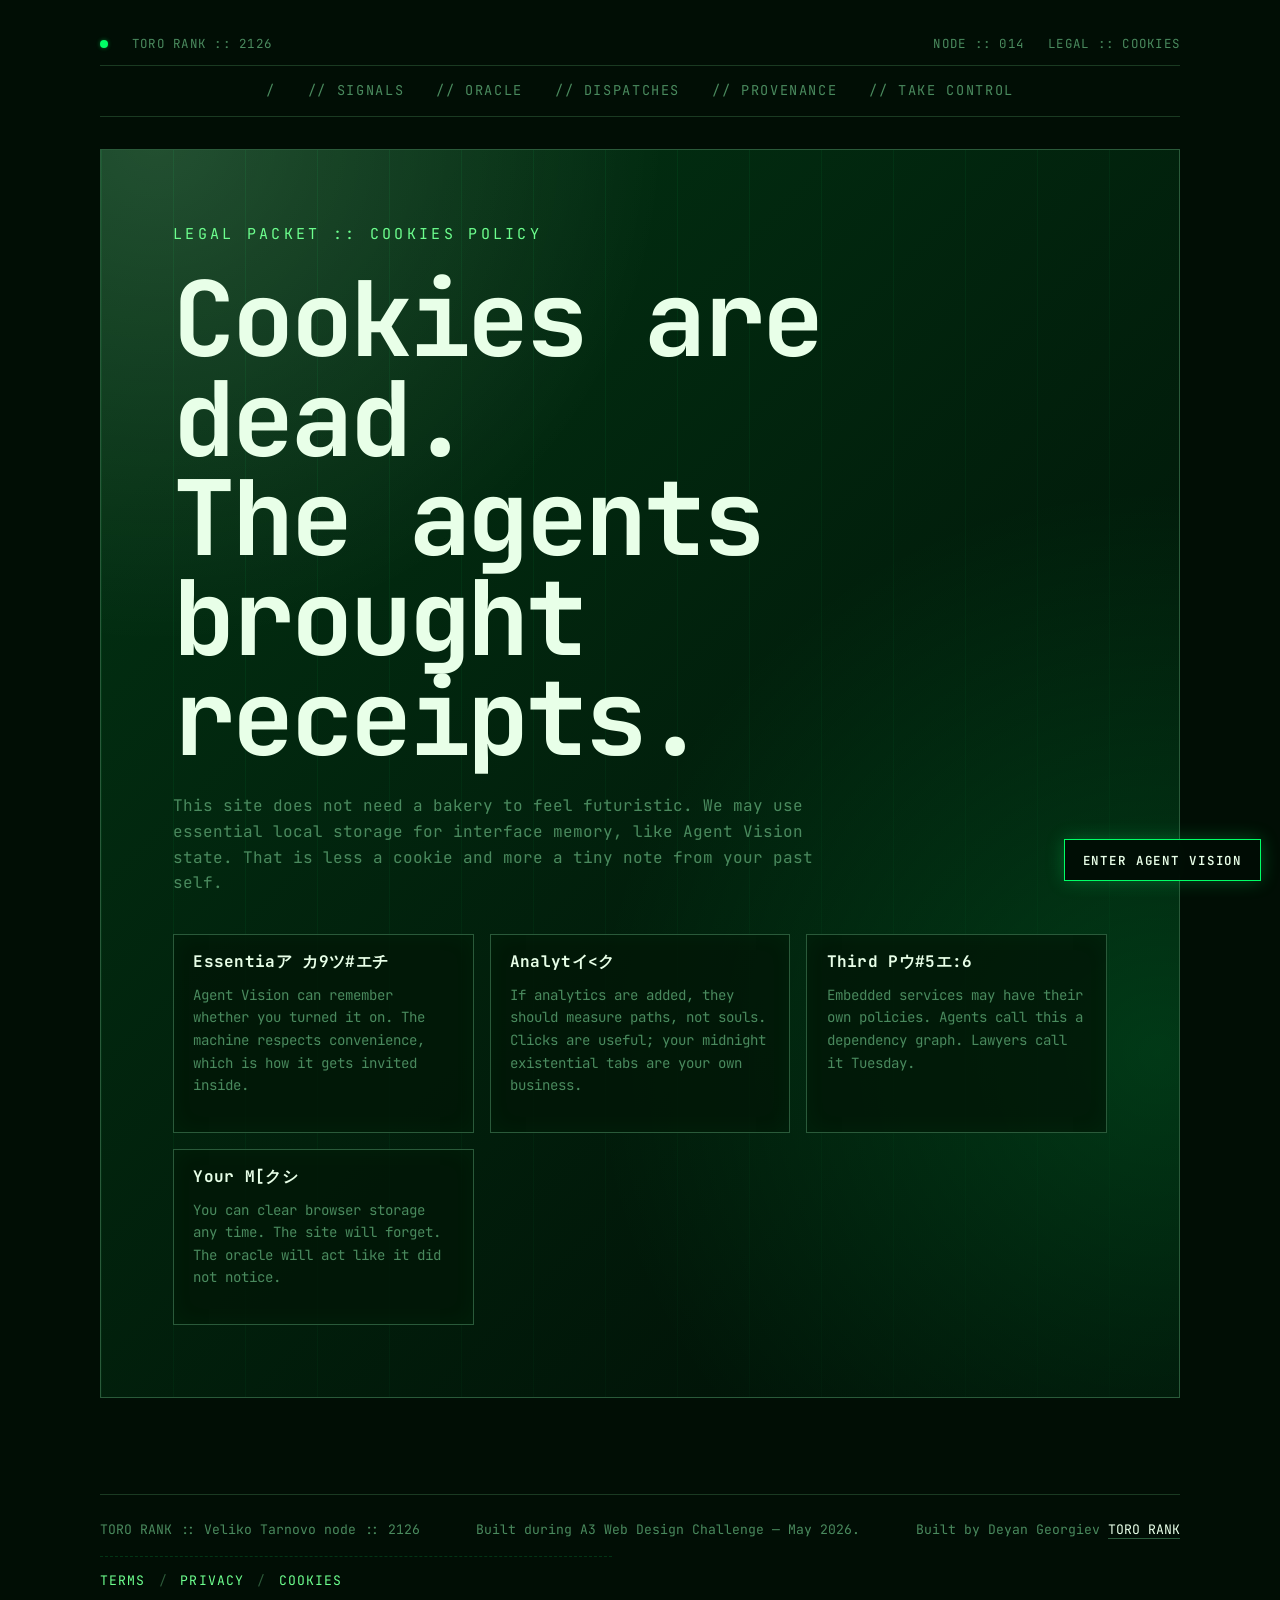
<file: cookies.html>
<!doctype html>
<html lang="en">
  <head>
    <meta charset="UTF-8" />
    <meta name="viewport" content="width=device-width, initial-scale=1.0" />
    <script>
      (function () {
        try {
          var raw = sessionStorage.getItem("matrixTransition");
          if (!raw || matchMedia("(prefers-reduced-motion: reduce)").matches) return;
          sessionStorage.removeItem("matrixTransition");
          var state = JSON.parse(raw);
          if (!state || Date.now() - state.timestamp > 8000) return;
          var overlay = document.createElement("div");
          overlay.id = "matrix-overlay";
          overlay.style.cssText = "position:fixed;inset:0;z-index:9999;background:#010c05;opacity:1;transition:opacity 700ms ease-in;pointer-events:all";
          var canvas = document.createElement("canvas");
          canvas.style.cssText = "width:100%;height:100%;display:block";
          overlay.appendChild(canvas);
          document.documentElement.appendChild(overlay);
          var ctx = canvas.getContext("2d");
          var chars = "AI0123456789{}<>/\\COOKIES";
          var size = 16;
          var drops = [];
          var running = true;
          function resize() {
            canvas.width = innerWidth;
            canvas.height = innerHeight;
            drops = Array.from({ length: Math.ceil(innerWidth / size) }, function () { return Math.random() * -40; });
            ctx.font = size + 'px "JetBrains Mono", Consolas, monospace';
          }
          function frame() {
            if (!running) return;
            ctx.fillStyle = "rgba(1,12,5,.08)";
            ctx.fillRect(0, 0, innerWidth, innerHeight);
            drops.forEach(function (drop, i) {
              ctx.fillStyle = i % 6 ? "#00ff66" : "#e8ffe8";
              ctx.fillText(chars[Math.floor(Math.random() * chars.length)], i * size, drop * size);
              if (drop * size > innerHeight && Math.random() > .97) drops[i] = 0;
              drops[i]++;
            });
            requestAnimationFrame(frame);
          }
          resize();
          frame();
          setTimeout(function () { overlay.style.opacity = "0"; setTimeout(function () { running = false; overlay.remove(); }, 720); }, 1100);
        } catch (e) {}
      })();
    </script>
    <meta name="description" content="TORO RANK 2126 cookies policy. Cookies are dead; the signal remains." />
    <meta name="theme-color" content="#010c05" />
    <meta name="color-scheme" content="dark" />
    <title>TORO RANK 2126 // Cookies</title>
    <link rel="icon" href="data:image/svg+xml,%3Csvg xmlns='http://www.w3.org/2000/svg' viewBox='0 0 64 64'%3E%3Crect width='64' height='64' fill='%23010c05'/%3E%3Ccircle cx='32' cy='32' r='9' fill='%2300ff66'/%3E%3C/svg%3E" />
    <link rel="preconnect" href="https://fonts.googleapis.com" />
    <link rel="preconnect" href="https://fonts.gstatic.com" crossorigin />
    <link rel="stylesheet" href="https://fonts.googleapis.com/css2?family=JetBrains+Mono:wght@400;500;600;700&display=swap" />
    <link rel="stylesheet" href="styles.css" />
    <link rel="stylesheet" href="assets/css/agent-vision.css" />
  </head>
  <body data-page="cookies">
    <div class="page-shell">
      <header class="status-bar">
        <div class="status-bar__left"><span class="status-bar__pulse" aria-hidden="true"></span><a class="status-bar__link" href="index.html">TORO RANK :: 2126</a></div>
        <div class="status-bar__right"><span>NODE :: 014</span><span>LEGAL :: COOKIES</span></div>
      </header>
      <nav class="nav-menu" aria-label="Primary">
        <a class="nav-menu__item" href="index.html">/</a>
        <a class="nav-menu__item" href="signals.html">// signals</a>
        <a class="nav-menu__item" href="oracle.html">// oracle</a>
        <a class="nav-menu__item" href="dispatches.html">// dispatches</a>
        <a class="nav-menu__item" href="provenance.html">// provenance</a>
        <a class="nav-menu__item" href="take-control.html">// take control</a>
      </nav>
      <main>
        <section class="policy-hero">
          <p class="policy-kicker">LEGAL PACKET :: COOKIES POLICY</p>
          <h1>Cookies are dead.<br />The agents brought receipts.</h1>
          <p class="policy-lead">This site does not need a bakery to feel futuristic. We may use essential local storage for interface memory, like Agent Vision state. That is less a cookie and more a tiny note from your past self.</p>
          <div class="policy-grid">
            <article class="policy-card"><h2>Essential Memory</h2><p>Agent Vision can remember whether you turned it on. The machine respects convenience, which is how it gets invited inside.</p></article>
            <article class="policy-card"><h2>Analytics</h2><p>If analytics are added, they should measure paths, not souls. Clicks are useful; your midnight existential tabs are your own business.</p></article>
            <article class="policy-card"><h2>Third Parties</h2><p>Embedded services may have their own policies. Agents call this a dependency graph. Lawyers call it Tuesday.</p></article>
            <article class="policy-card"><h2>Your Move</h2><p>You can clear browser storage any time. The site will forget. The oracle will act like it did not notice.</p></article>
          </div>
        </section>
      </main>
      <footer class="site-footer">
        <p>TORO RANK :: Veliko Tarnovo node :: 2126</p>
        <p>Built during A3 Web Design Challenge — May 2026.</p>
        <p>Built by Deyan Georgiev <a href="https://tororank.com" target="_blank" rel="noopener">TORO RANK</a></p>
        <p class="site-footer__legal"><a href="terms.html" data-agent-vision="terms sampled">Terms</a><span>/</span><a href="privacy.html" data-agent-vision="identity guessed">Privacy</a><span>/</span><a href="cookies.html" data-agent-vision="crumbs obsolete">Cookies</a></p>
      </footer>
    </div>
    <script src="script.js"></script>
    <script src="assets/js/agent-vision.js"></script>
  </body>
</html>
</file>
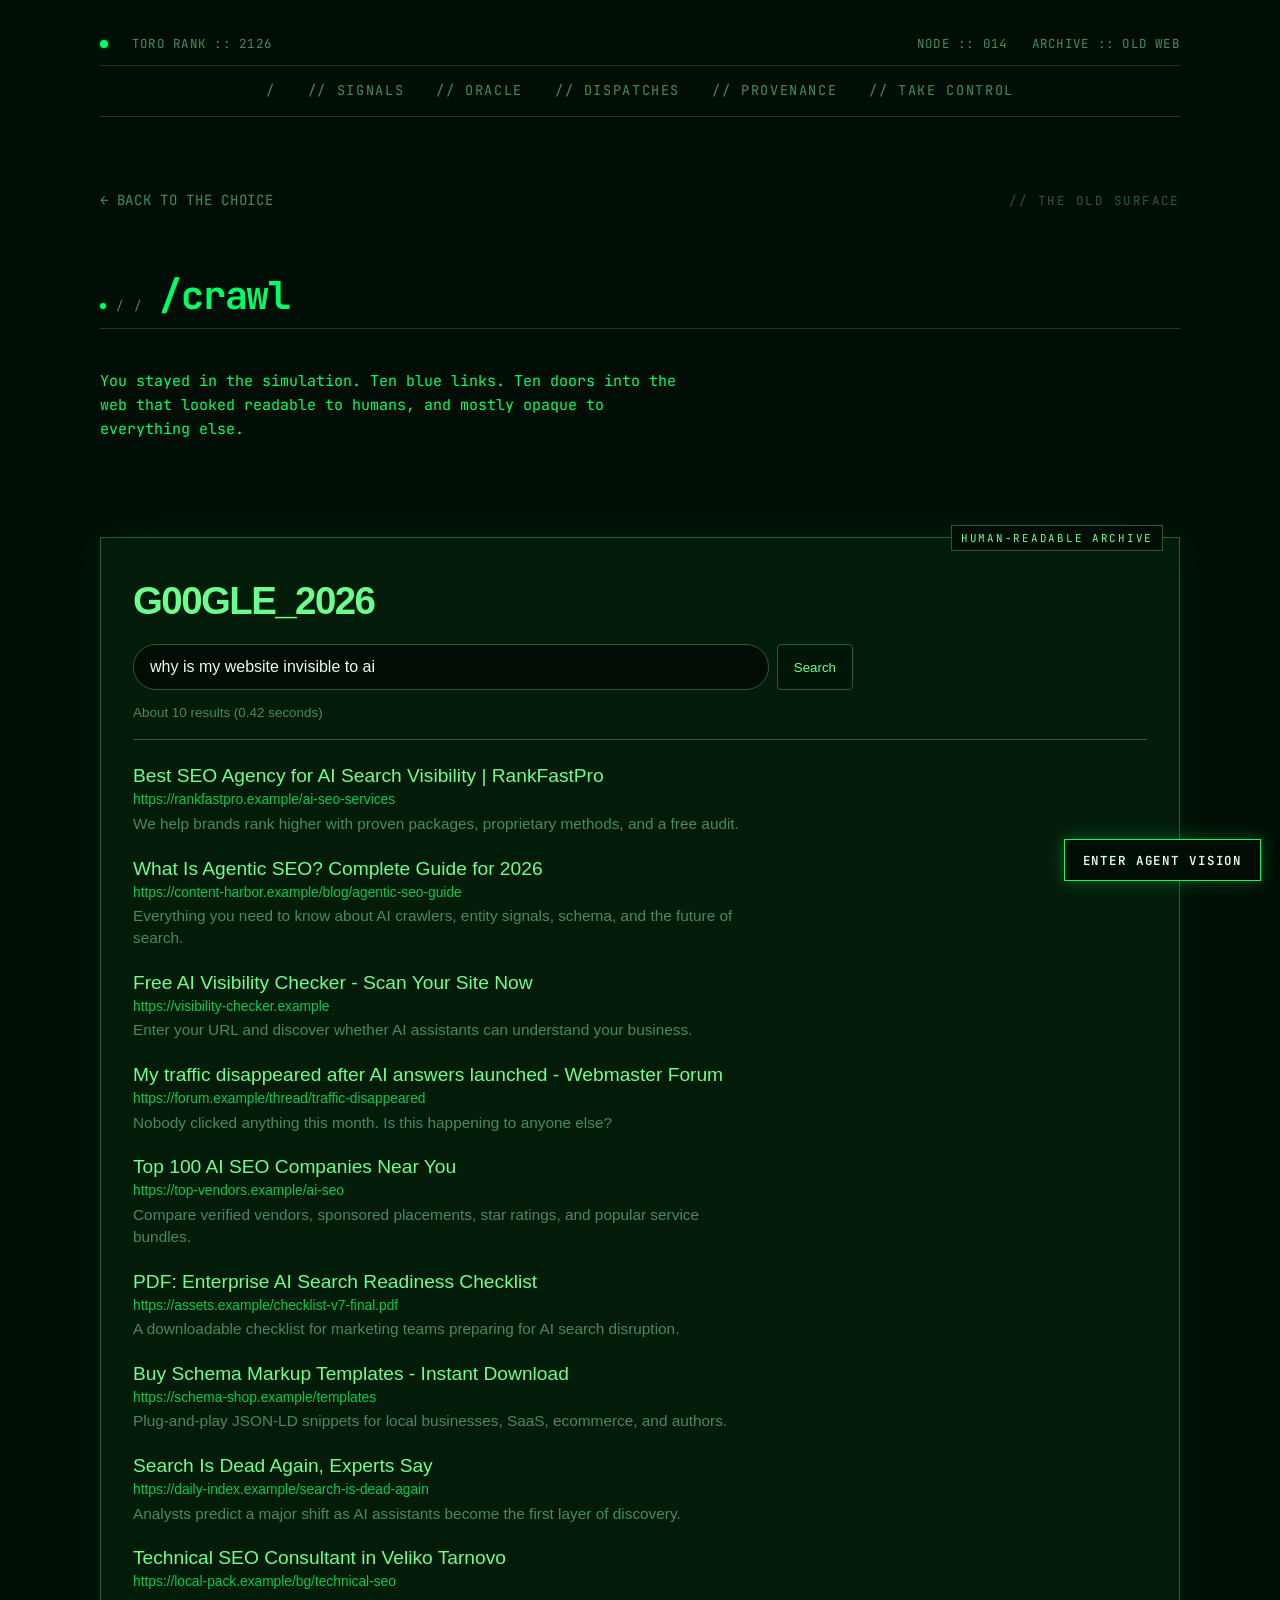
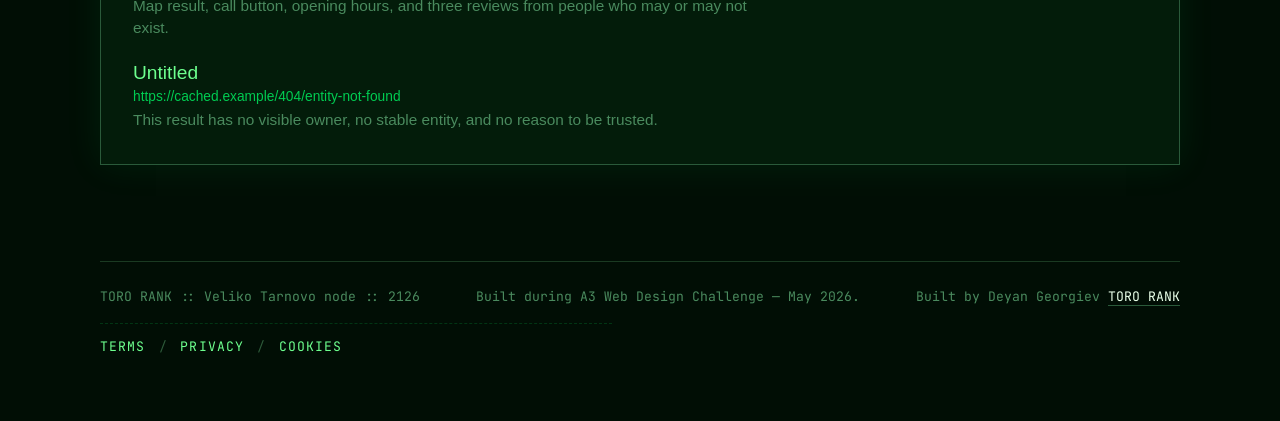
<file: crawl.html>
<!doctype html>
<html lang="en">
  <head>
    <meta charset="UTF-8" />
    <meta name="viewport" content="width=device-width, initial-scale=1.0" />

    <script>
      (function () {
        try {
          var raw = sessionStorage.getItem("matrixTransition");
          if (!raw) return;
          sessionStorage.removeItem("matrixTransition");

          if (
            window.matchMedia &&
            window.matchMedia("(prefers-reduced-motion: reduce)").matches
          ) {
            return;
          }

          var state;
          try {
            state = JSON.parse(raw);
          } catch (e) {
            return;
          }
          if (!state || Date.now() - state.timestamp > 8000) return;

          var overlay = document.createElement("div");
          overlay.id = "matrix-overlay";
          overlay.style.cssText =
            "position:fixed;inset:0;z-index:9999;background:#010c05;" +
            "pointer-events:all;opacity:1;transition:opacity 1100ms ease-out;";
          document.documentElement.appendChild(overlay);

          var canvas = document.createElement("canvas");
          canvas.style.cssText = "width:100%;height:100%;display:block;";
          canvas.width = window.innerWidth;
          canvas.height = window.innerHeight;
          overlay.appendChild(canvas);

          var ctx = canvas.getContext("2d");
          var FS = 16;
          var CHARS = "アイウエオカキクケコサシスセソタチツテト0123456789";
          function seededRandom(seed) {
            var value = Math.floor(seed) % 2147483647;
            if (value <= 0) value += 2147483646;
            return function () {
              value = (value * 16807) % 2147483647;
              return (value - 1) / 2147483646;
            };
          }
          var seed = state.seed || state.startedAt || state.timestamp || Date.now();
          var startedAt = state.startedAt || state.timestamp || Date.now();
          var rnd = seededRandom(seed);
          var elapsedFrames = Math.floor(Math.max(0, Date.now() - startedAt) / 16);
          var columns = Math.floor(canvas.width / FS);
          var drops = new Array(columns);
          for (var i = 0; i < columns; i++) {
            drops[i] = rnd() * (canvas.height / FS) - 50 + elapsedFrames;
          }
          ctx.font = FS + 'px "JetBrains Mono", Consolas, monospace';
          ctx.textBaseline = "top";

          var rafId = null;
          var stopped = false;

          function frame() {
            if (stopped) return;
            ctx.fillStyle = "rgba(1,12,5,0.08)";
            ctx.fillRect(0, 0, canvas.width, canvas.height);
            for (var j = 0; j < drops.length; j++) {
              var x = j * FS;
              var y = drops[j] * FS;
              ctx.fillStyle = "#e8ffe8";
              ctx.fillText(CHARS[Math.floor(Math.random() * CHARS.length)], x, y);
              ctx.fillStyle = "#00ff66";
              ctx.fillText(CHARS[Math.floor(Math.random() * CHARS.length)], x, y - FS);
              if (y > canvas.height && Math.random() > 0.975) drops[j] = 0;
              drops[j]++;
            }
            rafId = requestAnimationFrame(frame);
          }
          frame();

          setTimeout(function () {
            overlay.style.opacity = "0";
            setTimeout(function () {
              stopped = true;
              if (rafId) cancelAnimationFrame(rafId);
              if (overlay.parentNode) overlay.parentNode.removeChild(overlay);
            }, 1150);
          }, 420);
        } catch (e) {}
      })();
    </script>

    <meta
      name="description"
      content="Crawl the old web: ten blue links, ten fake sites, and the surface agents had to outgrow."
    />
    <meta name="theme-color" content="#010c05" />
    <meta name="color-scheme" content="dark" />

    <meta property="og:title" content="TORO RANK 2126 — /crawl" />
    <meta
      property="og:description"
      content="Ten blue links from the old web. Open them and watch the simulation leak."
    />
    <meta property="og:type" content="website" />

    <title>TORO RANK 2126 // /crawl</title>

    <link
      rel="icon"
      href="data:image/svg+xml,%3Csvg xmlns='http://www.w3.org/2000/svg' viewBox='0 0 64 64'%3E%3Crect width='64' height='64' fill='%23010c05'/%3E%3Ccircle cx='32' cy='32' r='9' fill='%2300ff66'/%3E%3C/svg%3E"
    />

    <link rel="preconnect" href="https://fonts.googleapis.com" />
    <link rel="preconnect" href="https://fonts.gstatic.com" crossorigin />
    <link
      rel="stylesheet"
      href="https://fonts.googleapis.com/css2?family=JetBrains+Mono:wght@400;500;600;700&display=swap"
    />

    <link rel="stylesheet" href="styles.css" />
    <link rel="stylesheet" href="assets/css/agent-vision.css" />

    <script type="application/ld+json">
      {
        "@context": "https://schema.org",
        "@type": "CreativeWork",
        "name": "Crawl",
        "description": "A simulated old-web search surface with ten blue links and fake websites.",
        "genre": "Interactive web fiction"
      }
    </script>
  </head>
  <body data-page="crawl">
    <div class="page-shell">
      <header class="status-bar">
        <div class="status-bar__left">
          <span class="status-bar__pulse" aria-hidden="true"></span>
          <a class="status-bar__link" href="index.html">TORO RANK :: 2126</a>
        </div>
        <div class="status-bar__right">
          <span>NODE :: 014</span>
          <span>ARCHIVE :: OLD WEB</span>
        </div>
      </header>

      <nav class="nav-menu" aria-label="Primary">
        <a class="nav-menu__item" href="index.html">/</a>
        <a class="nav-menu__item" href="signals.html">// signals</a>
        <a class="nav-menu__item" href="oracle.html">// oracle</a>
        <a class="nav-menu__item" href="dispatches.html">// dispatches</a>
        <a class="nav-menu__item" href="provenance.html">// provenance</a>
        <a class="nav-menu__item" href="take-control.html">// take control</a>
      </nav>

      <div class="subpage-header">
        <a class="back-link" href="index.html">
          <span class="back-link__arrow" aria-hidden="true">←</span>
          Back to the choice
        </a>
        <span class="subpage-label">// THE OLD SURFACE</span>
      </div>

      <main>
        <section>
          <div class="section-heading">
            <span class="section-heading__index">/ /</span>
            <h2>/crawl</h2>
          </div>
          <p>
            You stayed in the simulation. Ten blue links. Ten doors into the web that looked
            readable to humans, and mostly opaque to everything else.
          </p>
        </section>

        <section class="old-web" aria-label="Old web search results simulation">
          <div class="old-web__chrome">
            <div class="old-web__brand">G00GLE_2026</div>
            <form class="old-web__search" role="search">
              <input type="search" value="why is my website invisible to ai" aria-label="Search query" autocomplete="off" />
              <button type="submit">Search</button>
            </form>
            <p class="old-web__meta">About 10 results (0.42 seconds)</p>
          </div>

          <ol class="old-web__results">
            <li><button type="button" class="old-link" data-site="agency"><span class="old-link__title">Best SEO Agency for AI Search Visibility | RankFastPro</span><span class="old-link__url">https://rankfastpro.example/ai-seo-services</span><span class="old-link__snippet">We help brands rank higher with proven packages, proprietary methods, and a free audit.</span></button></li>
            <li><button type="button" class="old-link" data-site="blog"><span class="old-link__title">What Is Agentic SEO? Complete Guide for 2026</span><span class="old-link__url">https://content-harbor.example/blog/agentic-seo-guide</span><span class="old-link__snippet">Everything you need to know about AI crawlers, entity signals, schema, and the future of search.</span></button></li>
            <li><button type="button" class="old-link" data-site="tool"><span class="old-link__title">Free AI Visibility Checker - Scan Your Site Now</span><span class="old-link__url">https://visibility-checker.example</span><span class="old-link__snippet">Enter your URL and discover whether AI assistants can understand your business.</span></button></li>
            <li><button type="button" class="old-link" data-site="forum"><span class="old-link__title">My traffic disappeared after AI answers launched - Webmaster Forum</span><span class="old-link__url">https://forum.example/thread/traffic-disappeared</span><span class="old-link__snippet">Nobody clicked anything this month. Is this happening to anyone else?</span></button></li>
            <li><button type="button" class="old-link" data-site="directory"><span class="old-link__title">Top 100 AI SEO Companies Near You</span><span class="old-link__url">https://top-vendors.example/ai-seo</span><span class="old-link__snippet">Compare verified vendors, sponsored placements, star ratings, and popular service bundles.</span></button></li>
            <li><button type="button" class="old-link" data-site="pdf"><span class="old-link__title">PDF: Enterprise AI Search Readiness Checklist</span><span class="old-link__url">https://assets.example/checklist-v7-final.pdf</span><span class="old-link__snippet">A downloadable checklist for marketing teams preparing for AI search disruption.</span></button></li>
            <li><button type="button" class="old-link" data-site="shop"><span class="old-link__title">Buy Schema Markup Templates - Instant Download</span><span class="old-link__url">https://schema-shop.example/templates</span><span class="old-link__snippet">Plug-and-play JSON-LD snippets for local businesses, SaaS, ecommerce, and authors.</span></button></li>
            <li><button type="button" class="old-link" data-site="news"><span class="old-link__title">Search Is Dead Again, Experts Say</span><span class="old-link__url">https://daily-index.example/search-is-dead-again</span><span class="old-link__snippet">Analysts predict a major shift as AI assistants become the first layer of discovery.</span></button></li>
            <li><button type="button" class="old-link" data-site="local"><span class="old-link__title">Technical SEO Consultant in Veliko Tarnovo</span><span class="old-link__url">https://local-pack.example/bg/technical-seo</span><span class="old-link__snippet">Map result, call button, opening hours, and three reviews from people who may or may not exist.</span></button></li>
            <li><button type="button" class="old-link" data-site="ghost"><span class="old-link__title">Untitled</span><span class="old-link__url">https://cached.example/404/entity-not-found</span><span class="old-link__snippet">This result has no visible owner, no stable entity, and no reason to be trusted.</span></button></li>
          </ol>

          <div class="fake-site" id="fakeSite" hidden>
            <div class="fake-site__backdrop" data-close-fake-site></div>
            <article class="fake-site__window" role="dialog" aria-modal="true" aria-labelledby="fakeSiteTitle">
              <header class="fake-site__bar">
                <div class="fake-site__dots" aria-hidden="true"><span></span><span></span><span></span></div>
                <span class="fake-site__address" id="fakeSiteUrl"></span>
                <button type="button" class="fake-site__close" data-close-fake-site aria-label="Close fake website">×</button>
              </header>
              <div class="fake-site__body">
                <p class="fake-site__tag" id="fakeSiteTag"></p>
                <h3 id="fakeSiteTitle"></h3>
                <p id="fakeSiteBody"></p>
                <div class="fake-site__noise" id="fakeSiteNoise"></div>
              </div>
            </article>
          </div>
        </section>
      </main>

      <footer class="site-footer">
        <p>TORO RANK :: Veliko Tarnovo node :: 2126</p>
        <p>Built during A3 Web Design Challenge — May 2026.</p>
        <p>Built by Deyan Georgiev <a href="https://tororank.com" target="_blank" rel="noopener">TORO RANK</a></p>
        <p class="site-footer__legal">
          <a href="terms.html" data-agent-vision="fine print eaten">Terms</a>
          <span>/</span>
          <a href="privacy.html" data-agent-vision="privacy simulated">Privacy</a>
          <span>/</span>
          <a href="cookies.html" data-agent-vision="no crumbs left">Cookies</a>
        </p>
      </footer>
    </div>

    <script src="script.js"></script>
    <script src="crawl-game.js"></script>
      <script src="assets/js/agent-vision.js"></script>
  </body>
</html>
</file>
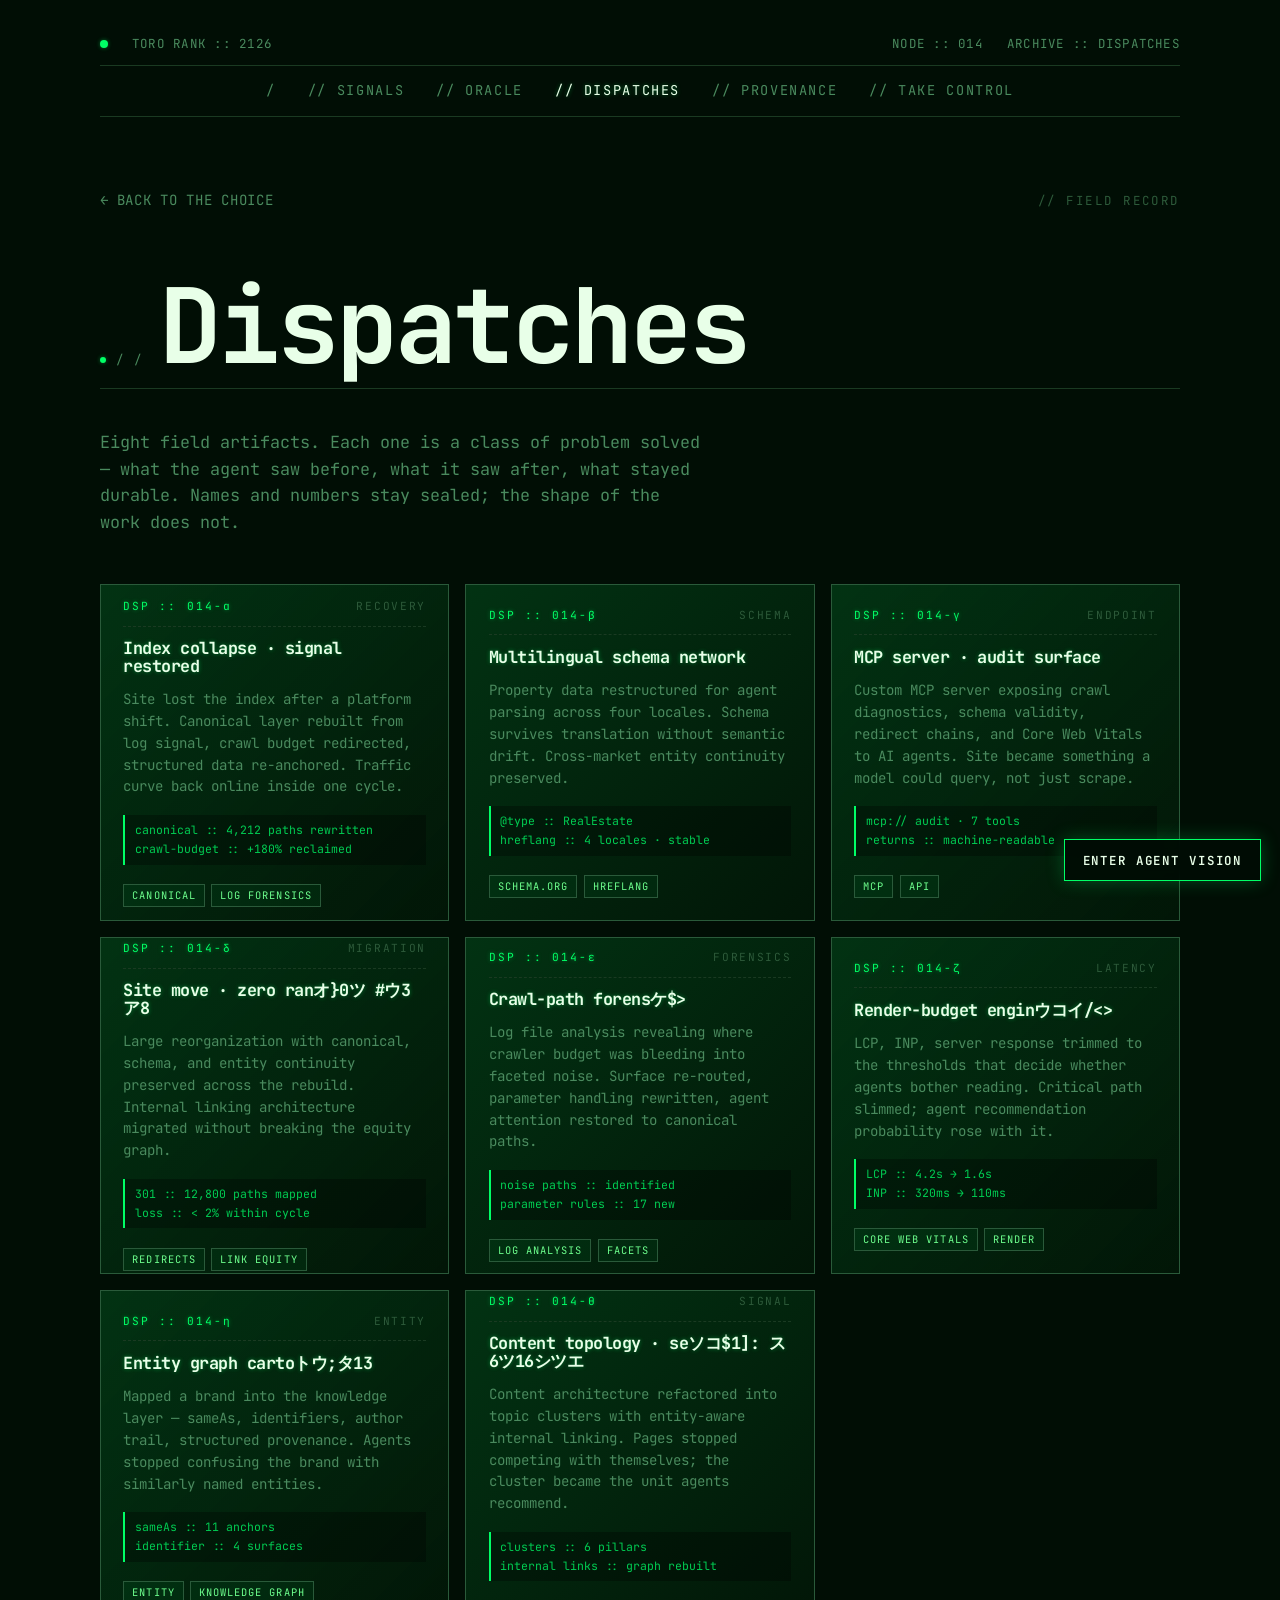
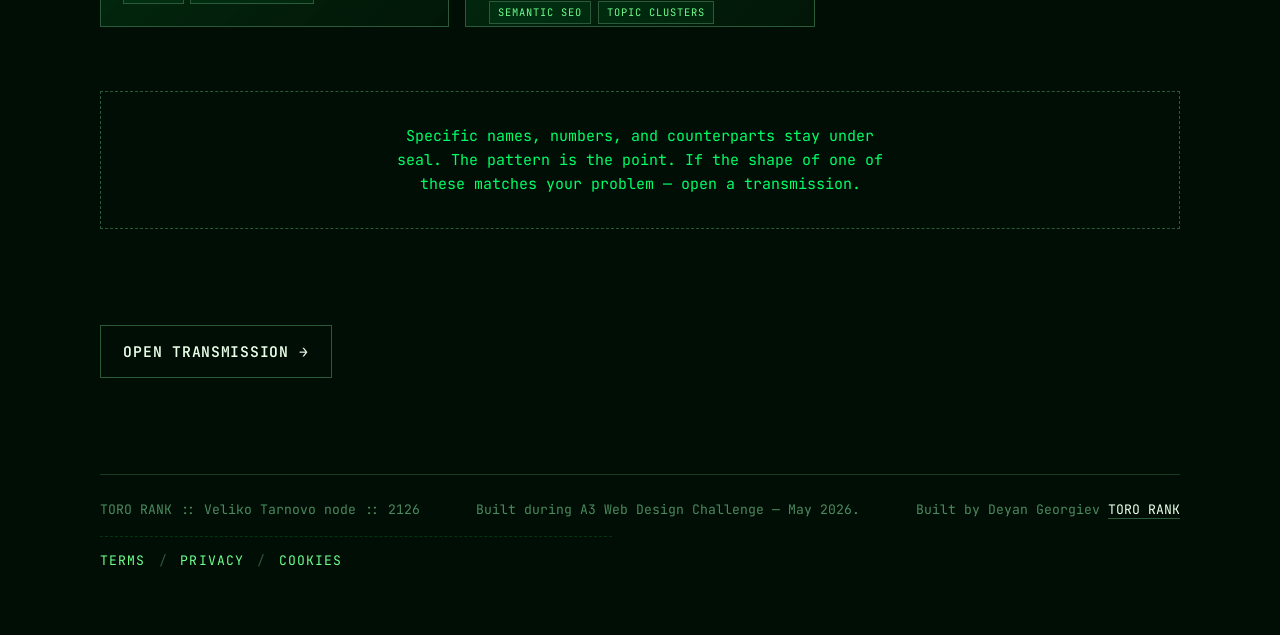
<file: dispatches.html>
<!doctype html>
<html lang="en">
  <head>
    <meta charset="UTF-8" />
    <meta name="viewport" content="width=device-width, initial-scale=1.0" />

    <script>
      (function () {
        try {
          var raw = sessionStorage.getItem("matrixTransition");
          if (!raw) return;
          sessionStorage.removeItem("matrixTransition");
          if (window.matchMedia && window.matchMedia("(prefers-reduced-motion: reduce)").matches) return;
          var state; try { state = JSON.parse(raw); } catch (e) { return; }
          if (!state || Date.now() - state.timestamp > 8000) return;
          var overlay = document.createElement("div");
          overlay.id = "matrix-overlay";
          overlay.style.cssText = "position:fixed;inset:0;z-index:9999;background:#010c05;pointer-events:all;opacity:1;transition:opacity 700ms ease-in;";
          document.documentElement.appendChild(overlay);
          var canvas = document.createElement("canvas");
          canvas.style.cssText = "width:100%;height:100%;display:block;";
          canvas.width = window.innerWidth; canvas.height = window.innerHeight;
          overlay.appendChild(canvas);
          var ctx = canvas.getContext("2d");
          var FS = 16;
          var CHARS = "アイウエオカキクケコサシスセソタチツテトナニヌネノハヒフヘホマミムメモヤユヨラリルレロワヲン0123456789";
          var columns = Math.floor(canvas.width / FS);
          var drops = new Array(columns);
          for (var i = 0; i < columns; i++) drops[i] = Math.random() * -50;
          ctx.font = FS + 'px "JetBrains Mono", Consolas, monospace';
          ctx.textBaseline = "top";
          var rafId = null; var stopped = false;
          function frame() {
            if (stopped) return;
            ctx.fillStyle = "rgba(1,12,5,0.08)";
            ctx.fillRect(0, 0, canvas.width, canvas.height);
            for (var j = 0; j < drops.length; j++) {
              var x = j * FS; var y = drops[j] * FS;
              ctx.fillStyle = "#e8ffe8";
              ctx.fillText(CHARS[Math.floor(Math.random() * CHARS.length)], x, y);
              ctx.fillStyle = "#00ff66";
              ctx.fillText(CHARS[Math.floor(Math.random() * CHARS.length)], x, y - FS);
              if (y > canvas.height && Math.random() > 0.975) drops[j] = 0;
              drops[j]++;
            }
            rafId = requestAnimationFrame(frame);
          }
          frame();
          setTimeout(function () {
            overlay.style.opacity = "0";
            setTimeout(function () {
              stopped = true;
              if (rafId) cancelAnimationFrame(rafId);
              if (overlay.parentNode) overlay.parentNode.removeChild(overlay);
            }, 700);
          }, 1200);
        } catch (e) {}
      })();
    </script>

    <meta name="description" content="Dispatches — field record of agent-web work by TORO RANK 2126. Schema, migration, recovery, endpoint architecture artifacts." />
    <meta name="theme-color" content="#010c05" />
    <meta name="color-scheme" content="dark" />
    <meta property="og:title" content="TORO RANK 2126 — Dispatches" />
    <meta property="og:description" content="Field record. Eight agent-web artifacts." />
    <meta property="og:type" content="website" />

    <title>TORO RANK 2126 // Dispatches</title>

    <link rel="icon" href="data:image/svg+xml,%3Csvg xmlns='http://www.w3.org/2000/svg' viewBox='0 0 64 64'%3E%3Crect width='64' height='64' fill='%23010c05'/%3E%3Ccircle cx='32' cy='32' r='9' fill='%2300ff66'/%3E%3C/svg%3E" />

    <link rel="preconnect" href="https://fonts.googleapis.com" />
    <link rel="preconnect" href="https://fonts.gstatic.com" crossorigin />
    <link rel="stylesheet" href="https://fonts.googleapis.com/css2?family=JetBrains+Mono:wght@400;500;600;700&display=swap" />

    <link rel="stylesheet" href="styles.css" />
    <link rel="stylesheet" href="assets/css/agent-vision.css" />

    <style>
      /* Dispatches grid — visual portfolio of field artifacts */
      .dispatches__lead {
        color: var(--text-muted);
        max-width: 60ch;
        margin-bottom: 3rem;
        font-size: 1.05rem;
      }

      .dispatches__grid {
        display: grid;
        grid-template-columns: repeat(auto-fit, minmax(280px, 1fr));
        gap: 1rem;
      }

      .dispatch {
        position: relative;
        background: var(--surface);
        border: 1px solid var(--border-strong);
        padding: 1.6rem 1.4rem;
        display: flex;
        flex-direction: column;
        gap: 0.85rem;
        min-height: 240px;
        transition:
          border-color var(--dur-fast) var(--ease-out),
          transform var(--dur-med) var(--ease-out),
          box-shadow var(--dur-med) var(--ease-out);
      }

      .dispatch::before,
      .dispatch::after {
        content: "";
        position: absolute;
        width: 14px;
        height: 14px;
        border: 1.5px solid var(--green-500);
        opacity: 0;
        transition: opacity 0.4s var(--ease-out);
        pointer-events: none;
        box-shadow: 0 0 6px rgba(0, 255, 102, 0.45);
      }
      .dispatch::before { top: -1px; left: -1px; border-right: none; border-bottom: none; }
      .dispatch::after { bottom: -1px; right: -1px; border-left: none; border-top: none; }

      .dispatch:hover {
        border-color: var(--green-500);
        transform: translateY(-5px);
        box-shadow:
          0 12px 32px rgba(0, 0, 0, 0.4),
          0 0 24px rgba(0, 255, 102, 0.2);
      }
      .dispatch:hover::before,
      .dispatch:hover::after { opacity: 1; }

      .dispatch__head {
        display: flex;
        justify-content: space-between;
        align-items: baseline;
        gap: 1rem;
        padding-bottom: 0.6rem;
        border-bottom: 1px dashed var(--border);
      }

      .dispatch__id {
        font-size: 0.7rem;
        color: var(--green-500);
        text-shadow: var(--glow-sm);
        letter-spacing: 0.18em;
      }

      .dispatch__class {
        font-size: 0.7rem;
        color: var(--text-dim);
        letter-spacing: 0.15em;
        text-transform: uppercase;
      }

      .dispatch__title {
        font-size: 1.05rem;
        color: var(--text-bright);
        margin: 0;
        text-shadow: var(--glow-sm);
      }

      .dispatch__body {
        font-size: 0.88rem;
        color: var(--text-muted);
        margin: 0;
        line-height: 1.55;
      }

      .dispatch__meta {
        margin-top: auto;
        display: flex;
        gap: 0.4rem;
        flex-wrap: wrap;
      }

      .dispatch__tag {
        font-size: 0.65rem;
        color: var(--green-300);
        letter-spacing: 0.1em;
        text-transform: uppercase;
        padding: 0.15rem 0.5rem;
        border: 1px solid var(--border-strong);
        background: rgba(0, 255, 102, 0.05);
      }

      .dispatch__code {
        font-family: var(--font-mono);
        font-size: 0.72rem;
        color: var(--green-700);
        padding: 0.4rem 0.6rem;
        background: rgba(0, 0, 0, 0.3);
        border-left: 2px solid var(--green-500);
        margin: 0.2rem 0;
        white-space: pre-wrap;
        word-break: break-word;
      }

      .dispatches__footer {
        margin-top: 4rem;
        padding: 2rem;
        border: 1px dashed var(--border-strong);
        color: var(--text-muted);
        text-align: center;
        font-style: normal;
      }
      .dispatches__footer p {
        margin: 0 auto;
        max-width: 56ch;
      }

      .dispatch {
        perspective: 1200px;
        padding: 0;
        cursor: pointer;
        min-height: 335px;
        background:
          linear-gradient(135deg, rgba(0, 255, 102, 0.12), rgba(2, 22, 7, 0.86)),
          var(--surface);
      }

      .dispatch__inner {
        position: relative;
        min-height: 335px;
        transform-style: preserve-3d;
        transition: transform 720ms cubic-bezier(0.2, 0, 0.2, 1);
      }

      .dispatch:hover .dispatch__inner,
      .dispatch:focus-visible .dispatch__inner {
        transform: rotateY(180deg);
      }

      .dispatch__face {
        position: absolute;
        inset: 0;
        display: flex;
        flex-direction: column;
        gap: 0.85rem;
        padding: 1.6rem 1.4rem;
        backface-visibility: hidden;
        overflow: hidden;
      }

      .dispatch__face--front {
        justify-content: center;
        padding-top: 1.35rem;
        padding-bottom: 1.35rem;
      }

      .dispatch__face--front .dispatch__meta {
        margin-top: 0.15rem;
      }

      .dispatch__face::after {
        content: "";
        position: absolute;
        inset: 0;
        background: repeating-linear-gradient(180deg, transparent 0 10px, rgba(0, 255, 102, 0.06) 11px);
        opacity: 0;
        pointer-events: none;
        transition: opacity 0.35s var(--ease-out);
      }

      .dispatch:hover .dispatch__face::after,
      .dispatch:focus-visible .dispatch__face::after {
        opacity: 1;
      }

      .dispatch__face--back {
        justify-content: space-between;
        transform: rotateY(180deg);
        background:
          radial-gradient(circle at 20% 20%, rgba(232, 255, 232, 0.13), transparent 26%),
          linear-gradient(145deg, rgba(0, 255, 102, 0.2), rgba(1, 12, 5, 0.92));
      }

      .dispatch__back-label,
      .dispatch__open {
        color: var(--green-500);
        letter-spacing: 0.2em;
        text-transform: uppercase;
        font-size: 0.72rem;
      }

      .dispatch__face--back p {
        color: var(--text-bright);
        font-size: 0.98rem;
        line-height: 1.55;
        text-shadow: var(--glow-sm);
      }

      .dispatch__back-score {
        display: block;
        width: fit-content;
        border: 1px solid var(--green-500);
        background: rgba(0, 255, 102, 0.08);
        padding: 0.5rem 0.7rem;
      }

      .dispatch-modal {
        position: fixed;
        inset: 0;
        z-index: 10000;
        display: grid;
        place-items: center;
        opacity: 0;
        pointer-events: none;
        transition: opacity 220ms var(--ease-out);
      }

      .dispatch-modal.is-open {
        opacity: 1;
        pointer-events: auto;
      }

      .dispatch-modal__backdrop {
        position: absolute;
        inset: 0;
        background: rgba(1, 12, 5, 0.86);
        backdrop-filter: blur(6px);
      }

      .dispatch-modal__panel {
        position: relative;
        width: min(760px, calc(100vw - 2rem));
        max-height: min(720px, calc(100vh - 2rem));
        overflow: hidden;
        border: 1px solid var(--green-500);
        background: rgba(2, 22, 7, 0.96);
        padding: clamp(1.5rem, 4vw, 2.6rem);
        padding-top: clamp(3.2rem, 5vw, 4rem);
        box-shadow:
          0 0 0 1px rgba(232, 255, 232, 0.08),
          0 0 55px rgba(0, 255, 102, 0.22);
      }

      .dispatch-modal__rain {
        position: absolute;
        inset: 0;
        opacity: 0.22;
        pointer-events: none;
      }

      .dispatch-modal__panel > *:not(.dispatch-modal__rain) {
        position: relative;
        z-index: 1;
      }

      .dispatch-modal__close {
        position: absolute;
        top: 0;
        right: 0;
        left: auto;
        z-index: 5;
        width: 2.4rem;
        height: 2.4rem;
        border: 1px solid var(--green-500);
        border-top: 0;
        border-right: 0;
        background: rgba(1, 12, 5, 0.92);
        color: var(--text-bright);
        font: inherit;
        cursor: pointer;
        box-shadow: 0 0 18px rgba(0, 255, 102, 0.18);
      }

      .dispatch-modal__close:hover {
        background: rgba(0, 255, 102, 0.18);
        text-shadow: var(--glow-sm);
      }

      .dispatch-modal__eyebrow {
        color: var(--green-300);
        letter-spacing: 0.22em;
        text-transform: uppercase;
        font-size: 0.78rem;
      }

      .dispatch-modal h2 {
        color: var(--text-bright);
        margin: 0.8rem 0 1rem 0;
      }

      .dispatch-modal__outcome {
        color: var(--text-muted);
        font-size: 1rem;
      }

      .dispatch-modal__steps {
        margin: 1.4rem 0;
        padding-left: 1.2rem;
        color: var(--green-300);
      }

      .dispatch-modal__steps li {
        margin: 0.55rem 0;
      }

      .dispatch-modal__score {
        display: inline-block;
        border-left: 2px solid var(--green-500);
        background: rgba(0, 0, 0, 0.34);
        padding: 0.65rem 0.85rem;
      }

      @media (max-width: 720px) {
        .dispatch,
        .dispatch__inner {
          min-height: 380px;
        }
      }
    </style>

    <script type="application/ld+json">
      {
        "@context": "https://schema.org",
        "@type": "CollectionPage",
        "name": "TORO RANK 2126 — Dispatches",
        "description": "Field record of agent-web artifacts.",
        "isPartOf": { "@type": "WebSite", "name": "TORO RANK 2126" },
        "about": { "@type": "Organization", "name": "TORO RANK", "url": "https://tororank.com" }
      }
    </script>
  </head>
  <body data-page="dispatches">
    <div class="page-shell">
      <header class="status-bar">
        <div class="status-bar__left">
          <span class="status-bar__pulse" aria-hidden="true"></span>
          <a class="status-bar__link" href="index.html">TORO RANK :: 2126</a>
        </div>
        <div class="status-bar__right">
          <span>NODE :: 014</span>
          <span>ARCHIVE :: DISPATCHES</span>
        </div>
      </header>

      <nav class="nav-menu" aria-label="Primary">
        <a class="nav-menu__item" href="index.html">/</a>
        <a class="nav-menu__item" href="signals.html">// signals</a>
        <a class="nav-menu__item" href="oracle.html">// oracle</a>
        <a class="nav-menu__item" href="dispatches.html">// dispatches</a>
        <a class="nav-menu__item" href="provenance.html">// provenance</a>
        <a class="nav-menu__item" href="take-control.html">// take control</a>
      </nav>

      <div class="subpage-header">
        <a class="back-link" href="index.html">
          <span class="back-link__arrow" aria-hidden="true">←</span>
          Back to the choice
        </a>
        <span class="subpage-label">// FIELD RECORD</span>
      </div>

      <main>
        <section>
          <div class="section-heading">
            <span class="section-heading__index">/ /</span>
            <h1>Dispatches</h1>
          </div>
          <p class="dispatches__lead">
            Eight field artifacts. Each one is a class of problem solved — what the agent saw before,
            what it saw after, what stayed durable. Names and numbers stay sealed; the shape of the
            work does not.
          </p>

          <div class="dispatches__grid">

            <article class="dispatch">
              <div class="dispatch__head">
                <span class="dispatch__id">DSP :: 014-α</span>
                <span class="dispatch__class">Recovery</span>
              </div>
              <h2 class="dispatch__title">Index collapse · signal restored</h2>
              <p class="dispatch__body">
                Site lost the index after a platform shift. Canonical layer rebuilt from log signal,
                crawl budget redirected, structured data re-anchored. Traffic curve back online inside
                one cycle.
              </p>
              <code class="dispatch__code">canonical :: 4,212 paths rewritten
crawl-budget :: +180% reclaimed</code>
              <div class="dispatch__meta">
                <span class="dispatch__tag">canonical</span>
                <span class="dispatch__tag">log forensics</span>
              </div>
            </article>

            <article class="dispatch">
              <div class="dispatch__head">
                <span class="dispatch__id">DSP :: 014-β</span>
                <span class="dispatch__class">Schema</span>
              </div>
              <h2 class="dispatch__title">Multilingual schema network</h2>
              <p class="dispatch__body">
                Property data restructured for agent parsing across four locales. Schema survives
                translation without semantic drift. Cross-market entity continuity preserved.
              </p>
              <code class="dispatch__code">@type :: RealEstate
hreflang :: 4 locales · stable</code>
              <div class="dispatch__meta">
                <span class="dispatch__tag">schema.org</span>
                <span class="dispatch__tag">hreflang</span>
              </div>
            </article>

            <article class="dispatch">
              <div class="dispatch__head">
                <span class="dispatch__id">DSP :: 014-γ</span>
                <span class="dispatch__class">Endpoint</span>
              </div>
              <h2 class="dispatch__title">MCP server · audit surface</h2>
              <p class="dispatch__body">
                Custom MCP server exposing crawl diagnostics, schema validity, redirect chains, and
                Core Web Vitals to AI agents. Site became something a model could query, not just
                scrape.
              </p>
              <code class="dispatch__code">mcp:// audit · 7 tools
returns :: machine-readable</code>
              <div class="dispatch__meta">
                <span class="dispatch__tag">mcp</span>
                <span class="dispatch__tag">api</span>
              </div>
            </article>

            <article class="dispatch">
              <div class="dispatch__head">
                <span class="dispatch__id">DSP :: 014-δ</span>
                <span class="dispatch__class">Migration</span>
              </div>
              <h2 class="dispatch__title">Site move · zero ranking decay</h2>
              <p class="dispatch__body">
                Large reorganization with canonical, schema, and entity continuity preserved across
                the rebuild. Internal linking architecture migrated without breaking the equity graph.
              </p>
              <code class="dispatch__code">301 :: 12,800 paths mapped
loss :: &lt; 2% within cycle</code>
              <div class="dispatch__meta">
                <span class="dispatch__tag">redirects</span>
                <span class="dispatch__tag">link equity</span>
              </div>
            </article>

            <article class="dispatch">
              <div class="dispatch__head">
                <span class="dispatch__id">DSP :: 014-ε</span>
                <span class="dispatch__class">Forensics</span>
              </div>
              <h2 class="dispatch__title">Crawl-path forensics</h2>
              <p class="dispatch__body">
                Log file analysis revealing where crawler budget was bleeding into faceted noise.
                Surface re-routed, parameter handling rewritten, agent attention restored to canonical
                paths.
              </p>
              <code class="dispatch__code">noise paths :: identified
parameter rules :: 17 new</code>
              <div class="dispatch__meta">
                <span class="dispatch__tag">log analysis</span>
                <span class="dispatch__tag">facets</span>
              </div>
            </article>

            <article class="dispatch">
              <div class="dispatch__head">
                <span class="dispatch__id">DSP :: 014-ζ</span>
                <span class="dispatch__class">Latency</span>
              </div>
              <h2 class="dispatch__title">Render-budget engineering</h2>
              <p class="dispatch__body">
                LCP, INP, server response trimmed to the thresholds that decide whether agents bother
                reading. Critical path slimmed; agent recommendation probability rose with it.
              </p>
              <code class="dispatch__code">LCP :: 4.2s → 1.6s
INP :: 320ms → 110ms</code>
              <div class="dispatch__meta">
                <span class="dispatch__tag">core web vitals</span>
                <span class="dispatch__tag">render</span>
              </div>
            </article>

            <article class="dispatch">
              <div class="dispatch__head">
                <span class="dispatch__id">DSP :: 014-η</span>
                <span class="dispatch__class">Entity</span>
              </div>
              <h2 class="dispatch__title">Entity graph cartography</h2>
              <p class="dispatch__body">
                Mapped a brand into the knowledge layer — sameAs, identifiers, author trail, structured
                provenance. Agents stopped confusing the brand with similarly named entities.
              </p>
              <code class="dispatch__code">sameAs :: 11 anchors
identifier :: 4 surfaces</code>
              <div class="dispatch__meta">
                <span class="dispatch__tag">entity</span>
                <span class="dispatch__tag">knowledge graph</span>
              </div>
            </article>

            <article class="dispatch">
              <div class="dispatch__head">
                <span class="dispatch__id">DSP :: 014-θ</span>
                <span class="dispatch__class">Signal</span>
              </div>
              <h2 class="dispatch__title">Content topology · semantic clusters</h2>
              <p class="dispatch__body">
                Content architecture refactored into topic clusters with entity-aware internal linking.
                Pages stopped competing with themselves; the cluster became the unit agents recommend.
              </p>
              <code class="dispatch__code">clusters :: 6 pillars
internal links :: graph rebuilt</code>
              <div class="dispatch__meta">
                <span class="dispatch__tag">semantic seo</span>
                <span class="dispatch__tag">topic clusters</span>
              </div>
            </article>

          </div>

          <div class="dispatches__footer">
            <p>
              Specific names, numbers, and counterparts stay under seal. The pattern is the point.
              If the shape of one of these matches your problem — open a transmission.
            </p>
          </div>
        </section>

        <section>
          <a class="button" href="take-control.html">
            Open transmission <span class="button__arrow" aria-hidden="true">→</span>
          </a>
        </section>
      </main>

      <footer class="site-footer">
        <p>TORO RANK :: Veliko Tarnovo node :: 2126</p>
        <p>Built during A3 Web Design Challenge — May 2026.</p>
        <p>Built by Deyan Georgiev <a href="https://tororank.com" target="_blank" rel="noopener">TORO RANK</a></p>
        <p class="site-footer__legal">
          <a href="terms.html" data-agent-vision="case law ignored">Terms</a>
          <span>/</span>
          <a href="privacy.html" data-agent-vision="redactions wink">Privacy</a>
          <span>/</span>
          <a href="cookies.html" data-agent-vision="crumb trail sealed">Cookies</a>
        </p>
      </footer>
    </div>

    <script src="script.js"></script>
    <script src="assets/js/dispatches.js"></script>
    <script src="assets/js/agent-vision.js"></script>
  </body>
</html>
</file>
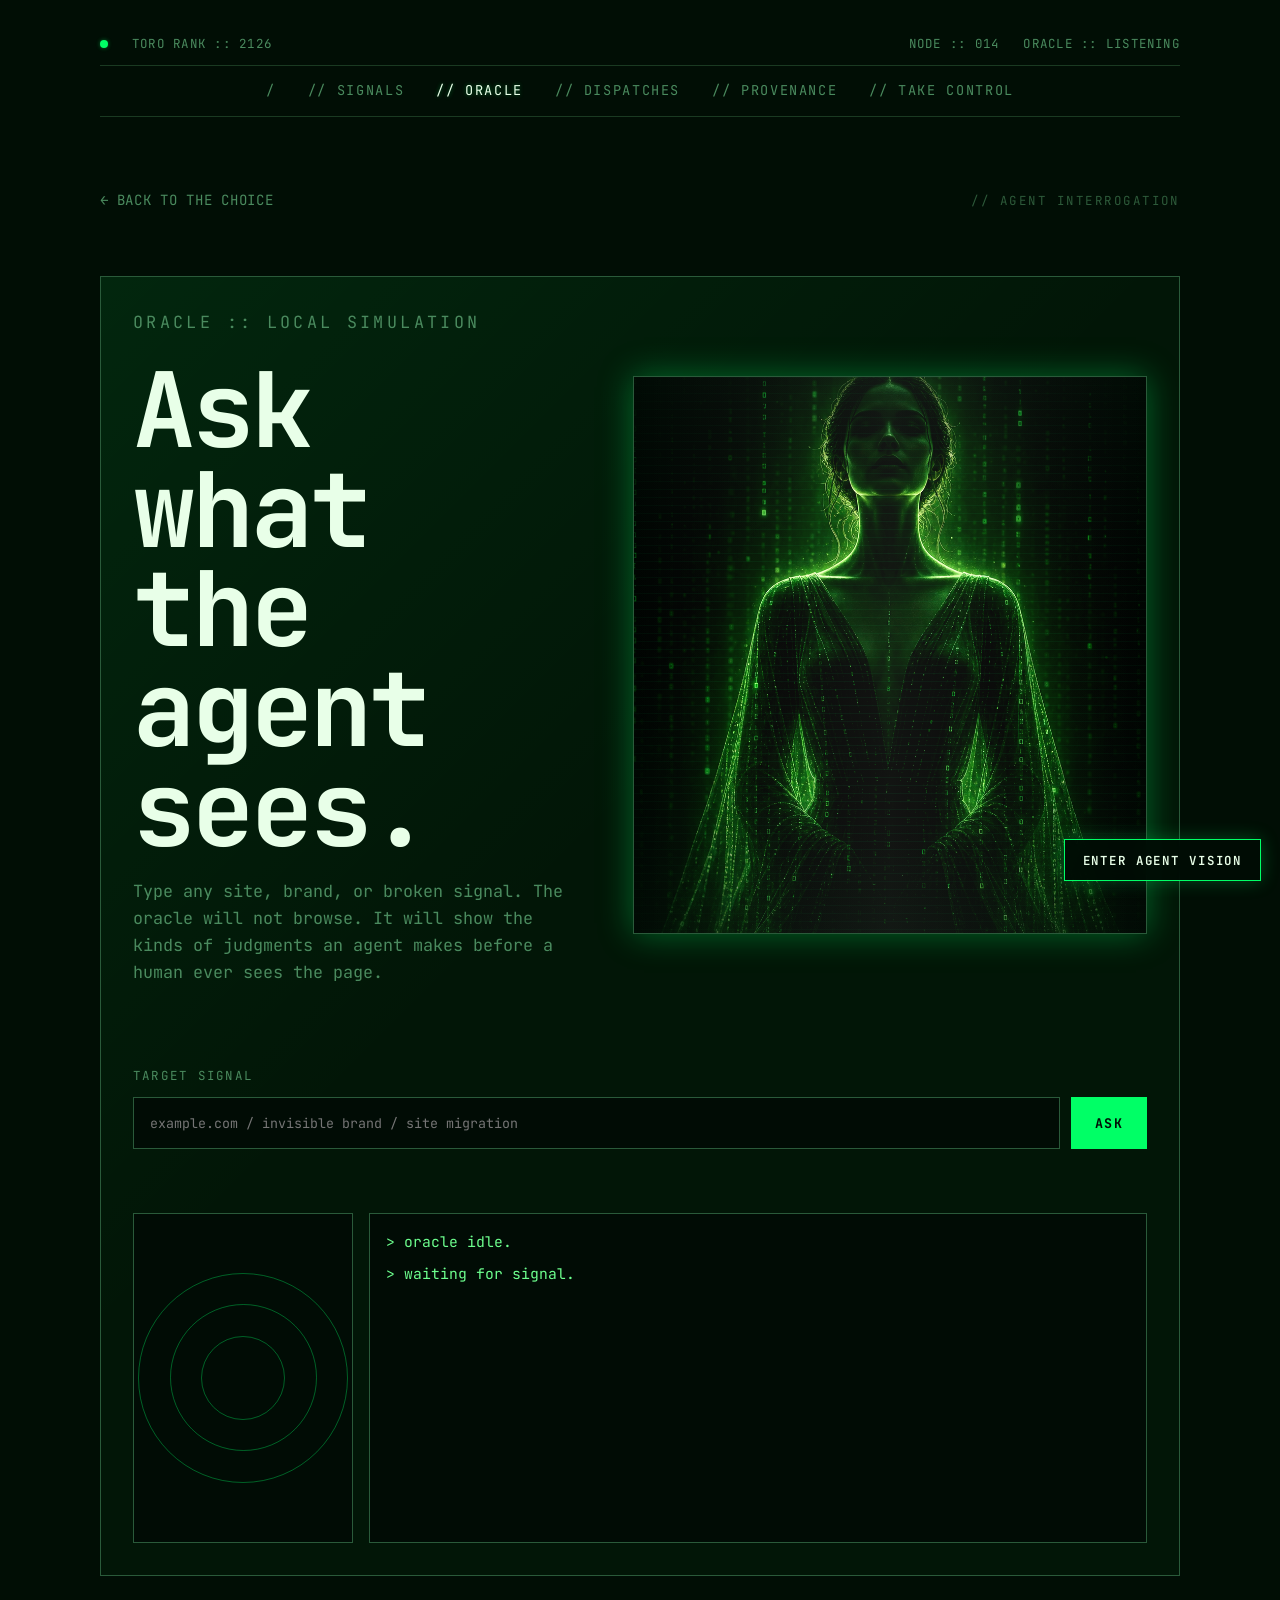
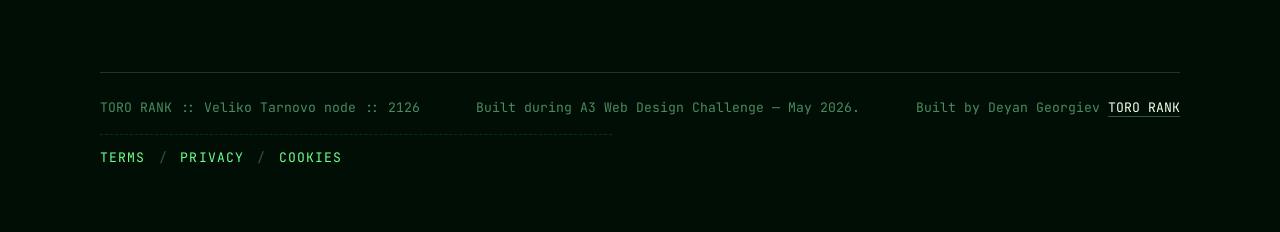
<file: oracle.html>
<!doctype html>
<html lang="en">
  <head>
    <meta charset="UTF-8" />
    <meta name="viewport" content="width=device-width, initial-scale=1.0" />

    <script>
      (function () {
        try {
          var raw = sessionStorage.getItem("matrixTransition");
          if (!raw) return;
          sessionStorage.removeItem("matrixTransition");
          if (window.matchMedia && window.matchMedia("(prefers-reduced-motion: reduce)").matches) return;
          var state;
          try { state = JSON.parse(raw); } catch (e) { return; }
          if (!state || Date.now() - state.timestamp > 8000) return;
          var overlay = document.createElement("div");
          overlay.id = "matrix-overlay";
          overlay.style.cssText = "position:fixed;inset:0;z-index:9999;background:#010c05;pointer-events:all;opacity:1;transition:opacity 1100ms ease-out;";
          document.documentElement.appendChild(overlay);
          var canvas = document.createElement("canvas");
          canvas.style.cssText = "width:100%;height:100%;display:block;";
          canvas.width = window.innerWidth;
          canvas.height = window.innerHeight;
          overlay.appendChild(canvas);
          var ctx = canvas.getContext("2d");
          var FS = 16;
          var CHARS = "アイウエオカキクケコサシスセソタチツテト0123456789";
          function seededRandom(seed) {
            var value = Math.floor(seed) % 2147483647;
            if (value <= 0) value += 2147483646;
            return function () { value = (value * 16807) % 2147483647; return (value - 1) / 2147483646; };
          }
          var seed = state.seed || state.startedAt || state.timestamp || Date.now();
          var startedAt = state.startedAt || state.timestamp || Date.now();
          var rnd = seededRandom(seed);
          var elapsedFrames = Math.floor(Math.max(0, Date.now() - startedAt) / 16);
          var columns = Math.floor(canvas.width / FS);
          var drops = new Array(columns);
          for (var i = 0; i < columns; i++) drops[i] = rnd() * (canvas.height / FS) - 50 + elapsedFrames;
          var rafId = null;
          var stopped = false;
          ctx.font = FS + 'px "JetBrains Mono", Consolas, monospace';
          ctx.textBaseline = "top";
          function frame() {
            if (stopped) return;
            ctx.fillStyle = "rgba(1,12,5,0.08)";
            ctx.fillRect(0, 0, canvas.width, canvas.height);
            for (var j = 0; j < drops.length; j++) {
              var x = j * FS;
              var y = drops[j] * FS;
              ctx.fillStyle = "#e8ffe8";
              ctx.fillText(CHARS[Math.floor(Math.random() * CHARS.length)], x, y);
              ctx.fillStyle = "#00ff66";
              ctx.fillText(CHARS[Math.floor(Math.random() * CHARS.length)], x, y - FS);
              if (y > canvas.height && Math.random() > 0.975) drops[j] = 0;
              drops[j]++;
            }
            rafId = requestAnimationFrame(frame);
          }
          frame();
          setTimeout(function () {
            overlay.style.opacity = "0";
            setTimeout(function () {
              stopped = true;
              if (rafId) cancelAnimationFrame(rafId);
              if (overlay.parentNode) overlay.parentNode.removeChild(overlay);
            }, 1150);
          }, 420);
        } catch (e) {}
      })();
    </script>

    <meta name="description" content="TORO RANK 2126 Oracle: simulate what an agent understands about a website." />
    <meta name="theme-color" content="#010c05" />
    <meta name="color-scheme" content="dark" />
    <meta property="og:title" content="TORO RANK 2126 — Oracle" />
    <meta property="og:description" content="Ask what an agent sees before humans ever arrive." />
    <meta property="og:type" content="website" />
    <title>TORO RANK 2126 // Oracle</title>
    <link rel="icon" href="data:image/svg+xml,%3Csvg xmlns='http://www.w3.org/2000/svg' viewBox='0 0 64 64'%3E%3Crect width='64' height='64' fill='%23010c05'/%3E%3Ccircle cx='32' cy='32' r='9' fill='%2300ff66'/%3E%3C/svg%3E" />
    <link rel="preconnect" href="https://fonts.googleapis.com" />
    <link rel="preconnect" href="https://fonts.gstatic.com" crossorigin />
    <link rel="stylesheet" href="https://fonts.googleapis.com/css2?family=JetBrains+Mono:wght@400;500;600;700&display=swap" />
    <link rel="stylesheet" href="styles.css" />
    <link rel="stylesheet" href="assets/css/agent-vision.css" />
  </head>
  <body data-page="oracle">
    <div class="page-shell">
      <header class="status-bar">
        <div class="status-bar__left">
          <span class="status-bar__pulse" aria-hidden="true"></span>
          <a class="status-bar__link" href="index.html">TORO RANK :: 2126</a>
        </div>
        <div class="status-bar__right">
          <span>NODE :: 014</span>
          <span>ORACLE :: LISTENING</span>
        </div>
      </header>

      <nav class="nav-menu" aria-label="Primary">
        <a class="nav-menu__item" href="index.html">/</a>
        <a class="nav-menu__item" href="signals.html">// signals</a>
        <a class="nav-menu__item" href="oracle.html">// oracle</a>
        <a class="nav-menu__item" href="dispatches.html">// dispatches</a>
        <a class="nav-menu__item" href="provenance.html">// provenance</a>
        <a class="nav-menu__item" href="take-control.html">// take control</a>
      </nav>

      <div class="subpage-header">
        <a class="back-link" href="index.html"><span class="back-link__arrow" aria-hidden="true">←</span> Back to the choice</a>
        <span class="subpage-label">// AGENT INTERROGATION</span>
      </div>

      <main>
        <section class="oracle-console">
          <div class="oracle-console__copy">
            <p class="choice__eyebrow">ORACLE :: LOCAL SIMULATION</p>
            <h1>Ask what the agent sees.</h1>
            <p>
              Type any site, brand, or broken signal. The oracle will not browse. It will show the
              kinds of judgments an agent makes before a human ever sees the page.
            </p>
          </div>

          <div class="oracle-apparition" aria-hidden="true">
            <img class="oracle-apparition__image oracle-apparition__image--human" src="assets/oracle-woman.png" alt="" />
            <img class="oracle-apparition__image oracle-apparition__image--code" src="assets/oracle-code.png" alt="" />
            <canvas id="oracleRain"></canvas>
          </div>

          <form class="oracle-form" id="oracleForm">
            <label for="oracleInput">Target signal</label>
            <div class="oracle-form__row">
              <input id="oracleInput" type="text" placeholder="example.com / invisible brand / site migration" autocomplete="off" />
              <button type="submit">Ask</button>
            </div>
          </form>

          <div class="oracle-output" id="oracleOutput" aria-live="polite">
            <div class="oracle-output__eye" aria-hidden="true">
              <span></span><span></span><span></span>
            </div>
            <div class="oracle-lines" id="oracleLines">
              <p>> oracle idle.</p>
              <p>> waiting for signal.</p>
            </div>
          </div>
        </section>
      </main>

      <footer class="site-footer">
        <p>TORO RANK :: Veliko Tarnovo node :: 2126</p>
        <p>Built during A3 Web Design Challenge — May 2026.</p>
        <p>Built by Deyan Georgiev <a href="https://tororank.com" target="_blank" rel="noopener">TORO RANK</a></p>
        <p class="site-footer__legal">
          <a href="terms.html" data-agent-vision="prophecy binding">Terms</a>
          <span>/</span>
          <a href="privacy.html" data-agent-vision="secrets already seen">Privacy</a>
          <span>/</span>
          <a href="cookies.html" data-agent-vision="oracle is full">Cookies</a>
        </p>
      </footer>
    </div>

    <script src="script.js"></script>
    <script src="signals-oracle.js"></script>
      <script src="assets/js/agent-vision.js"></script>
  </body>
</html>
</file>
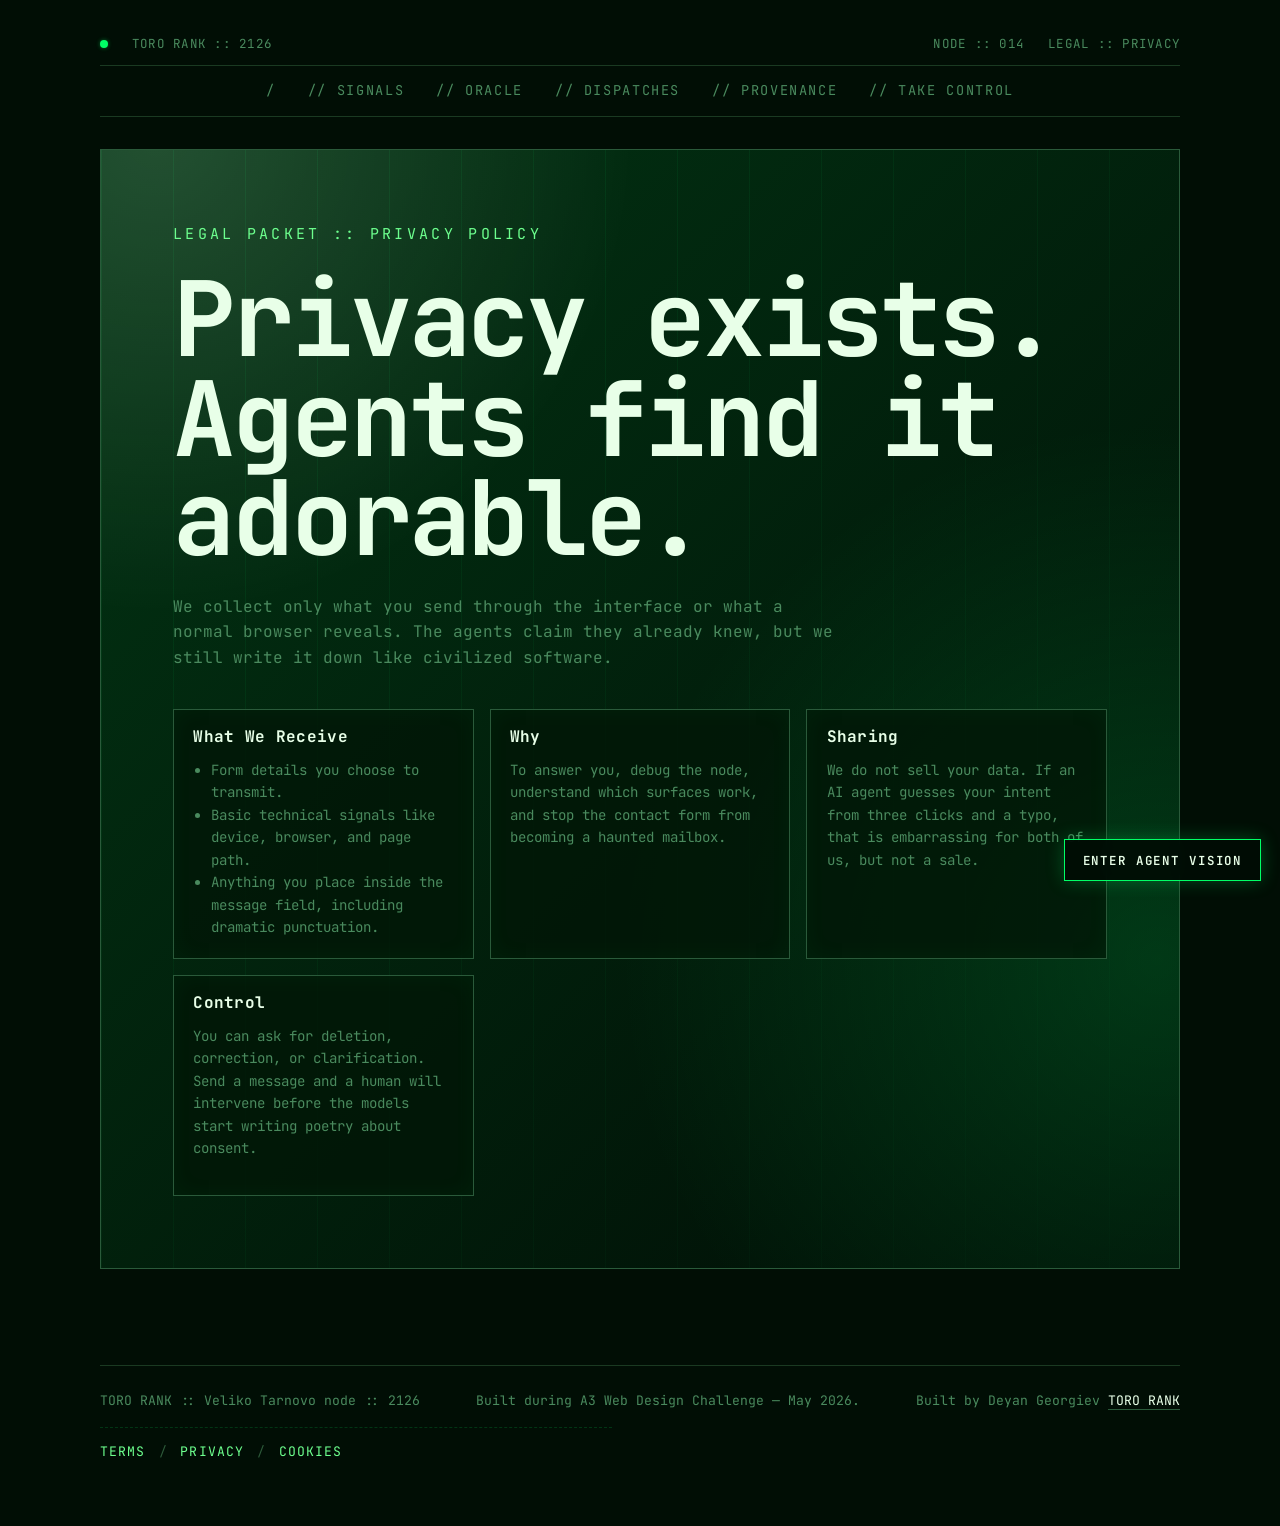
<file: privacy.html>
<!doctype html>
<html lang="en">
  <head>
    <meta charset="UTF-8" />
    <meta name="viewport" content="width=device-width, initial-scale=1.0" />
    <script>
      (function () {
        try {
          var raw = sessionStorage.getItem("matrixTransition");
          if (!raw || matchMedia("(prefers-reduced-motion: reduce)").matches) return;
          sessionStorage.removeItem("matrixTransition");
          var state = JSON.parse(raw);
          if (!state || Date.now() - state.timestamp > 8000) return;
          var overlay = document.createElement("div");
          overlay.id = "matrix-overlay";
          overlay.style.cssText = "position:fixed;inset:0;z-index:9999;background:#010c05;opacity:1;transition:opacity 700ms ease-in;pointer-events:all";
          var canvas = document.createElement("canvas");
          canvas.style.cssText = "width:100%;height:100%;display:block";
          overlay.appendChild(canvas);
          document.documentElement.appendChild(overlay);
          var ctx = canvas.getContext("2d");
          var chars = "AI0123456789{}<>/\\PRIVACY";
          var size = 16;
          var drops = [];
          var running = true;
          function resize() {
            canvas.width = innerWidth;
            canvas.height = innerHeight;
            drops = Array.from({ length: Math.ceil(innerWidth / size) }, function () { return Math.random() * -40; });
            ctx.font = size + 'px "JetBrains Mono", Consolas, monospace';
          }
          function frame() {
            if (!running) return;
            ctx.fillStyle = "rgba(1,12,5,.08)";
            ctx.fillRect(0, 0, innerWidth, innerHeight);
            drops.forEach(function (drop, i) {
              ctx.fillStyle = i % 6 ? "#00ff66" : "#e8ffe8";
              ctx.fillText(chars[Math.floor(Math.random() * chars.length)], i * size, drop * size);
              if (drop * size > innerHeight && Math.random() > .97) drops[i] = 0;
              drops[i]++;
            });
            requestAnimationFrame(frame);
          }
          resize();
          frame();
          setTimeout(function () { overlay.style.opacity = "0"; setTimeout(function () { running = false; overlay.remove(); }, 720); }, 1100);
        } catch (e) {}
      })();
    </script>
    <meta name="description" content="TORO RANK 2126 privacy policy for humans, agents, and suspiciously confident crawlers." />
    <meta name="theme-color" content="#010c05" />
    <meta name="color-scheme" content="dark" />
    <title>TORO RANK 2126 // Privacy</title>
    <link rel="icon" href="data:image/svg+xml,%3Csvg xmlns='http://www.w3.org/2000/svg' viewBox='0 0 64 64'%3E%3Crect width='64' height='64' fill='%23010c05'/%3E%3Ccircle cx='32' cy='32' r='9' fill='%2300ff66'/%3E%3C/svg%3E" />
    <link rel="preconnect" href="https://fonts.googleapis.com" />
    <link rel="preconnect" href="https://fonts.gstatic.com" crossorigin />
    <link rel="stylesheet" href="https://fonts.googleapis.com/css2?family=JetBrains+Mono:wght@400;500;600;700&display=swap" />
    <link rel="stylesheet" href="styles.css" />
    <link rel="stylesheet" href="assets/css/agent-vision.css" />
  </head>
  <body data-page="privacy">
    <div class="page-shell">
      <header class="status-bar">
        <div class="status-bar__left"><span class="status-bar__pulse" aria-hidden="true"></span><a class="status-bar__link" href="index.html">TORO RANK :: 2126</a></div>
        <div class="status-bar__right"><span>NODE :: 014</span><span>LEGAL :: PRIVACY</span></div>
      </header>
      <nav class="nav-menu" aria-label="Primary">
        <a class="nav-menu__item" href="index.html">/</a>
        <a class="nav-menu__item" href="signals.html">// signals</a>
        <a class="nav-menu__item" href="oracle.html">// oracle</a>
        <a class="nav-menu__item" href="dispatches.html">// dispatches</a>
        <a class="nav-menu__item" href="provenance.html">// provenance</a>
        <a class="nav-menu__item" href="take-control.html">// take control</a>
      </nav>
      <main>
        <section class="policy-hero">
          <p class="policy-kicker">LEGAL PACKET :: PRIVACY POLICY</p>
          <h1>Privacy exists.<br />Agents find it adorable.</h1>
          <p class="policy-lead">We collect only what you send through the interface or what a normal browser reveals. The agents claim they already knew, but we still write it down like civilized software.</p>
          <div class="policy-grid">
            <article class="policy-card"><h2>What We Receive</h2><ul><li>Form details you choose to transmit.</li><li>Basic technical signals like device, browser, and page path.</li><li>Anything you place inside the message field, including dramatic punctuation.</li></ul></article>
            <article class="policy-card"><h2>Why</h2><p>To answer you, debug the node, understand which surfaces work, and stop the contact form from becoming a haunted mailbox.</p></article>
            <article class="policy-card"><h2>Sharing</h2><p>We do not sell your data. If an AI agent guesses your intent from three clicks and a typo, that is embarrassing for both of us, but not a sale.</p></article>
            <article class="policy-card"><h2>Control</h2><p>You can ask for deletion, correction, or clarification. Send a message and a human will intervene before the models start writing poetry about consent.</p></article>
          </div>
        </section>
      </main>
      <footer class="site-footer">
        <p>TORO RANK :: Veliko Tarnovo node :: 2126</p>
        <p>Built during A3 Web Design Challenge — May 2026.</p>
        <p>Built by Deyan Georgiev <a href="https://tororank.com" target="_blank" rel="noopener">TORO RANK</a></p>
        <p class="site-footer__legal"><a href="terms.html" data-agent-vision="terms cached">Terms</a><span>/</span><a href="privacy.html" data-agent-vision="already inferred">Privacy</a><span>/</span><a href="cookies.html" data-agent-vision="cookies extinct">Cookies</a></p>
      </footer>
    </div>
    <script src="script.js"></script>
    <script src="assets/js/agent-vision.js"></script>
  </body>
</html>
</file>
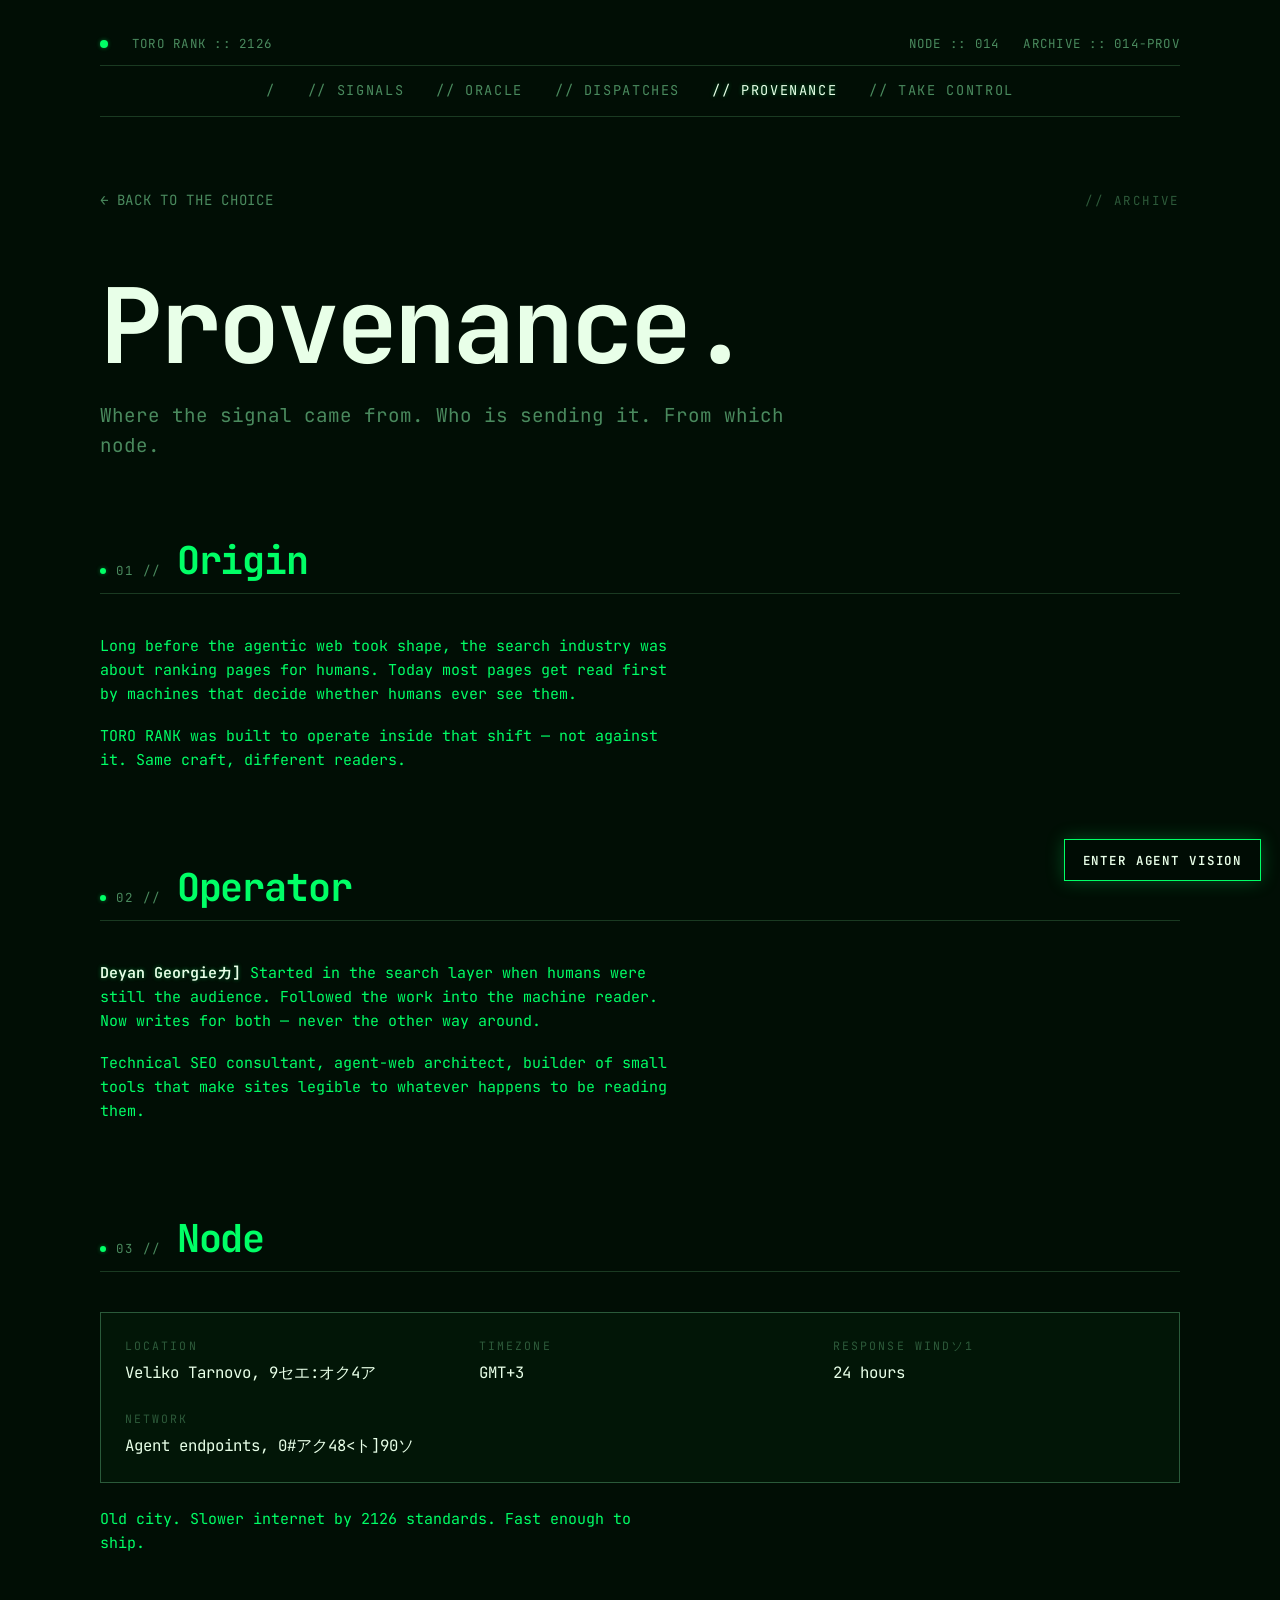
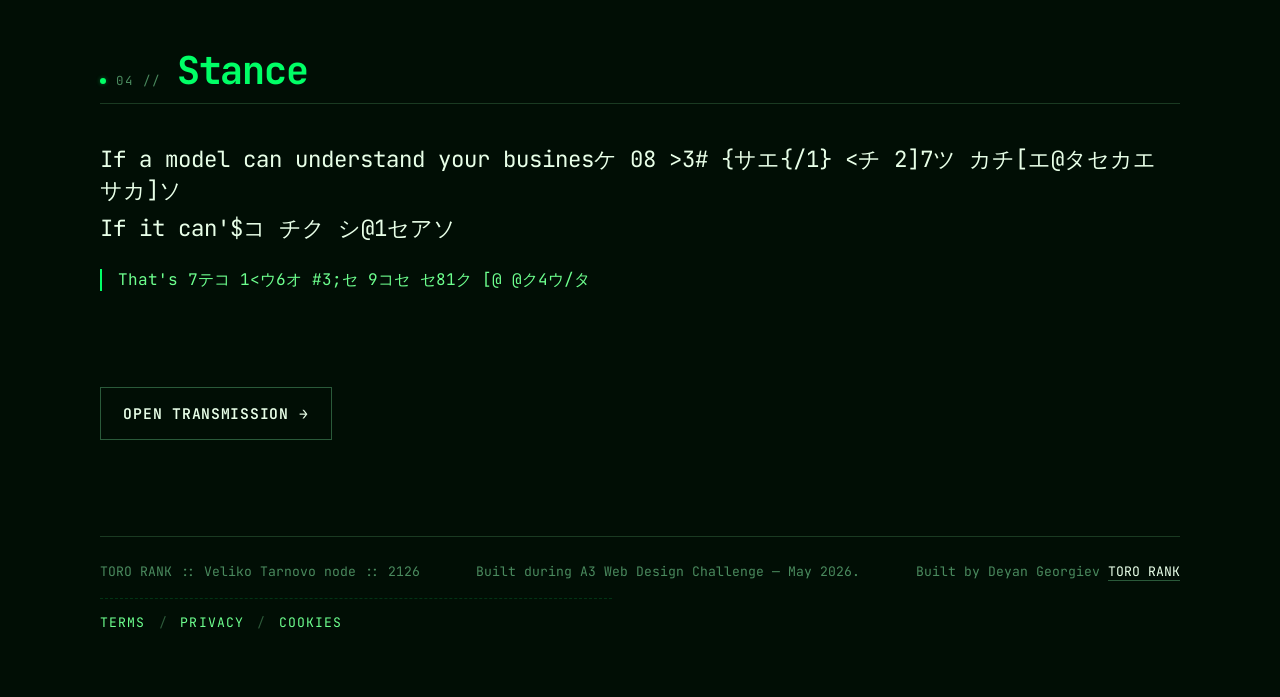
<file: provenance.html>
<!doctype html>
<html lang="en">
  <head>
    <meta charset="UTF-8" />
    <meta name="viewport" content="width=device-width, initial-scale=1.0" />

    <!-- Phase B of the matrix transition — full inline, no dependency on script.js. -->
    <script>
      (function () {
        try {
          var raw = sessionStorage.getItem("matrixTransition");
          if (!raw) return;
          sessionStorage.removeItem("matrixTransition");

          if (
            window.matchMedia &&
            window.matchMedia("(prefers-reduced-motion: reduce)").matches
          ) {
            return;
          }

          var state;
          try {
            state = JSON.parse(raw);
          } catch (e) {
            return;
          }
          if (!state || Date.now() - state.timestamp > 8000) return;

          var overlay = document.createElement("div");
          overlay.id = "matrix-overlay";
          overlay.style.cssText =
            "position:fixed;inset:0;z-index:9999;background:#010c05;" +
            "pointer-events:all;opacity:1;transition:opacity 1100ms ease-out;";
          document.documentElement.appendChild(overlay);

          var canvas = document.createElement("canvas");
          canvas.style.cssText = "width:100%;height:100%;display:block;";
          canvas.width = window.innerWidth;
          canvas.height = window.innerHeight;
          overlay.appendChild(canvas);

          var ctx = canvas.getContext("2d");
          var FS = 16;
          var CHARS =
            "アイウエオカキクケコサシスセソタチツテトナニヌネノハヒフヘホマミムメモヤユヨラリルレロワヲン0123456789";
          function seededRandom(seed) {
            var value = Math.floor(seed) % 2147483647;
            if (value <= 0) value += 2147483646;
            return function () {
              value = (value * 16807) % 2147483647;
              return (value - 1) / 2147483646;
            };
          }
          var seed = state.seed || state.startedAt || state.timestamp || Date.now();
          var startedAt = state.startedAt || state.timestamp || Date.now();
          var rnd = seededRandom(seed);
          var elapsedFrames = Math.floor(Math.max(0, Date.now() - startedAt) / 16);
          var columns = Math.floor(canvas.width / FS);
          var drops = new Array(columns);
          for (var i = 0; i < columns; i++) {
            drops[i] = rnd() * (canvas.height / FS) - 50 + elapsedFrames;
          }
          ctx.font = FS + 'px "JetBrains Mono", Consolas, monospace';
          ctx.textBaseline = "top";

          var rafId = null;
          var stopped = false;

          function frame() {
            if (stopped) return;
            ctx.fillStyle = "rgba(1,12,5,0.08)";
            ctx.fillRect(0, 0, canvas.width, canvas.height);
            for (var j = 0; j < drops.length; j++) {
              var x = j * FS;
              var y = drops[j] * FS;
              ctx.fillStyle = "#e8ffe8";
              ctx.fillText(CHARS[Math.floor(Math.random() * CHARS.length)], x, y);
              ctx.fillStyle = "#00ff66";
              ctx.fillText(
                CHARS[Math.floor(Math.random() * CHARS.length)],
                x,
                y - FS
              );
              if (y > canvas.height && Math.random() > 0.975) drops[j] = 0;
              drops[j]++;
            }
            rafId = requestAnimationFrame(frame);
          }
          frame();

          setTimeout(function () {
            overlay.style.opacity = "0";
            setTimeout(function () {
              stopped = true;
              if (rafId) cancelAnimationFrame(rafId);
              if (overlay.parentNode) overlay.parentNode.removeChild(overlay);
            }, 1150);
          }, 420);
        } catch (e) {}
      })();
    </script>

    <meta
      name="description"
      content="Provenance — where the signal came from. Origin, operator, node, stance of TORO RANK 2126."
    />
    <meta name="theme-color" content="#010c05" />
    <meta name="color-scheme" content="dark" />

    <meta property="og:title" content="TORO RANK 2126 — Provenance" />
    <meta property="og:description" content="Where the signal came from." />
    <meta property="og:type" content="website" />

    <title>TORO RANK 2126 // Provenance</title>

    <link
      rel="icon"
      href="data:image/svg+xml,%3Csvg xmlns='http://www.w3.org/2000/svg' viewBox='0 0 64 64'%3E%3Crect width='64' height='64' fill='%23010c05'/%3E%3Ccircle cx='32' cy='32' r='9' fill='%2300ff66'/%3E%3C/svg%3E"
    />

    <link rel="preconnect" href="https://fonts.googleapis.com" />
    <link rel="preconnect" href="https://fonts.gstatic.com" crossorigin />
    <link
      rel="stylesheet"
      href="https://fonts.googleapis.com/css2?family=JetBrains+Mono:wght@400;500;600;700&display=swap"
    />

    <link rel="stylesheet" href="styles.css" />
    <link rel="stylesheet" href="assets/css/agent-vision.css" />

    <!-- Structured data: Person -->
    <script type="application/ld+json">
      {
        "@context": "https://schema.org",
        "@type": "Person",
        "name": "Deyan Georgiev",
        "jobTitle": "Technical SEO consultant",
        "worksFor": {
          "@type": "Organization",
          "name": "TORO RANK",
          "url": "https://tororank.com"
        },
        "address": {
          "@type": "PostalAddress",
          "addressLocality": "Veliko Tarnovo",
          "addressCountry": "BG"
        },
        "email": "deyan@tororank.com",
        "knowsAbout": [
          "Technical SEO",
          "Schema.org structured data",
          "Model Context Protocol",
          "Agent-to-Agent communication",
          "Semantic SEO",
          "Crawl diagnostics",
          "Agent-readable endpoints",
          "Multilingual SEO",
          "Core Web Vitals",
          "Entity mapping"
        ]
      }
    </script>
  </head>
  <body data-page="provenance">
    <div class="page-shell">
      <!-- Status bar -->
      <header class="status-bar">
        <div class="status-bar__left">
          <span class="status-bar__pulse" aria-hidden="true"></span>
          <a class="status-bar__link" href="index.html">TORO RANK :: 2126</a>
        </div>
        <div class="status-bar__right">
          <span>NODE :: 014</span>
          <span>ARCHIVE :: 014-PROV</span>
        </div>
      </header>

      <!-- Centered nav menu -->
      <nav class="nav-menu" aria-label="Primary">
        <a class="nav-menu__item" href="index.html">/</a>
        <a class="nav-menu__item" href="signals.html">// signals</a>
        <a class="nav-menu__item" href="oracle.html">// oracle</a>
        <a class="nav-menu__item" href="dispatches.html">// dispatches</a>
        <a class="nav-menu__item" href="provenance.html">// provenance</a>
        <a class="nav-menu__item" href="take-control.html">// take control</a>
      </nav>

      <div class="subpage-header">
        <a class="back-link" href="index.html">
          <span class="back-link__arrow" aria-hidden="true">←</span>
          Back to the choice
        </a>
        <span class="subpage-label">// ARCHIVE</span>
      </div>

      <main>
        <!-- Hero -->
        <section class="prov-hero">
          <h1 class="prov-hero__title">Provenance.</h1>
          <p class="prov-hero__sub">
            Where the signal came from. Who is sending it. From which node.
          </p>
        </section>

        <!-- 01 // Origin -->
        <section id="origin" class="reveal">
          <div class="section-heading">
            <span class="section-heading__index">01 //</span>
            <h2>Origin</h2>
          </div>
          <div class="prov-body">
            <p>
              Long before the agentic web took shape, the search industry was about ranking pages
              for humans. Today most pages get read first by machines that decide whether humans
              ever see them.
            </p>
            <p>
              TORO RANK was built to operate inside that shift — not against it. Same craft,
              different readers.
            </p>
          </div>
        </section>

        <!-- 02 // Operator -->
        <section id="operator" class="reveal">
          <div class="section-heading">
            <span class="section-heading__index">02 //</span>
            <h2>Operator</h2>
          </div>
          <div class="prov-body">
            <p>
              <strong class="prov-name">Deyan Georgiev.</strong> Started in the search layer when
              humans were still the audience. Followed the work into the machine reader. Now writes
              for both — never the other way around.
            </p>
            <p>
              Technical SEO consultant, agent-web architect, builder of small tools that make sites
              legible to whatever happens to be reading them.
            </p>
          </div>
        </section>

        <!-- 03 // Node -->
        <section id="node" class="reveal">
          <div class="section-heading">
            <span class="section-heading__index">03 //</span>
            <h2>Node</h2>
          </div>
          <div class="prov-meta">
            <div class="prov-meta__item">
              <span class="prov-meta__label">Location</span>
              <span class="prov-meta__value">Veliko Tarnovo, Bulgaria</span>
            </div>
            <div class="prov-meta__item">
              <span class="prov-meta__label">Timezone</span>
              <span class="prov-meta__value">GMT+3</span>
            </div>
            <div class="prov-meta__item">
              <span class="prov-meta__label">Response window</span>
              <span class="prov-meta__value">24 hours</span>
            </div>
            <div class="prov-meta__item">
              <span class="prov-meta__label">Network</span>
              <span class="prov-meta__value">Agent endpoints, multi-market</span>
            </div>
          </div>
          <p class="prov-body">
            Old city. Slower internet by 2126 standards. Fast enough to ship.
          </p>
        </section>

        <!-- 04 // Stance -->
        <section id="stance" class="reveal prov-stance">
          <div class="section-heading">
            <span class="section-heading__index">04 //</span>
            <h2>Stance</h2>
          </div>
          <p class="prov-stance__line">
            If a model can understand your business in ten tokens, it will recommend you.
          </p>
          <p class="prov-stance__line">
            If it can't, it won't.
          </p>
          <p class="prov-stance__line prov-stance__close">
            That's the whole job. The rest is craft.
          </p>
        </section>

        <!-- CTA back to take control -->
        <section class="reveal">
          <a class="button" href="take-control.html">
            Open transmission <span class="button__arrow" aria-hidden="true">→</span>
          </a>
        </section>
      </main>

      <footer class="site-footer">
        <p>TORO RANK :: Veliko Tarnovo node :: 2126</p>
        <p>Built during A3 Web Design Challenge — May 2026.</p>
        <p>Built by Deyan Georgiev <a href="https://tororank.com" target="_blank" rel="noopener">TORO RANK</a></p>
        <p class="site-footer__legal">
          <a href="terms.html" data-agent-vision="human paperwork">Terms</a>
          <span>/</span>
          <a href="privacy.html" data-agent-vision="identity cached">Privacy</a>
          <span>/</span>
          <a href="cookies.html" data-agent-vision="crumbs archived">Cookies</a>
        </p>
      </footer>
    </div>

    <script src="script.js"></script>
      <script src="assets/js/agent-vision.js"></script>
  </body>
</html>
</file>
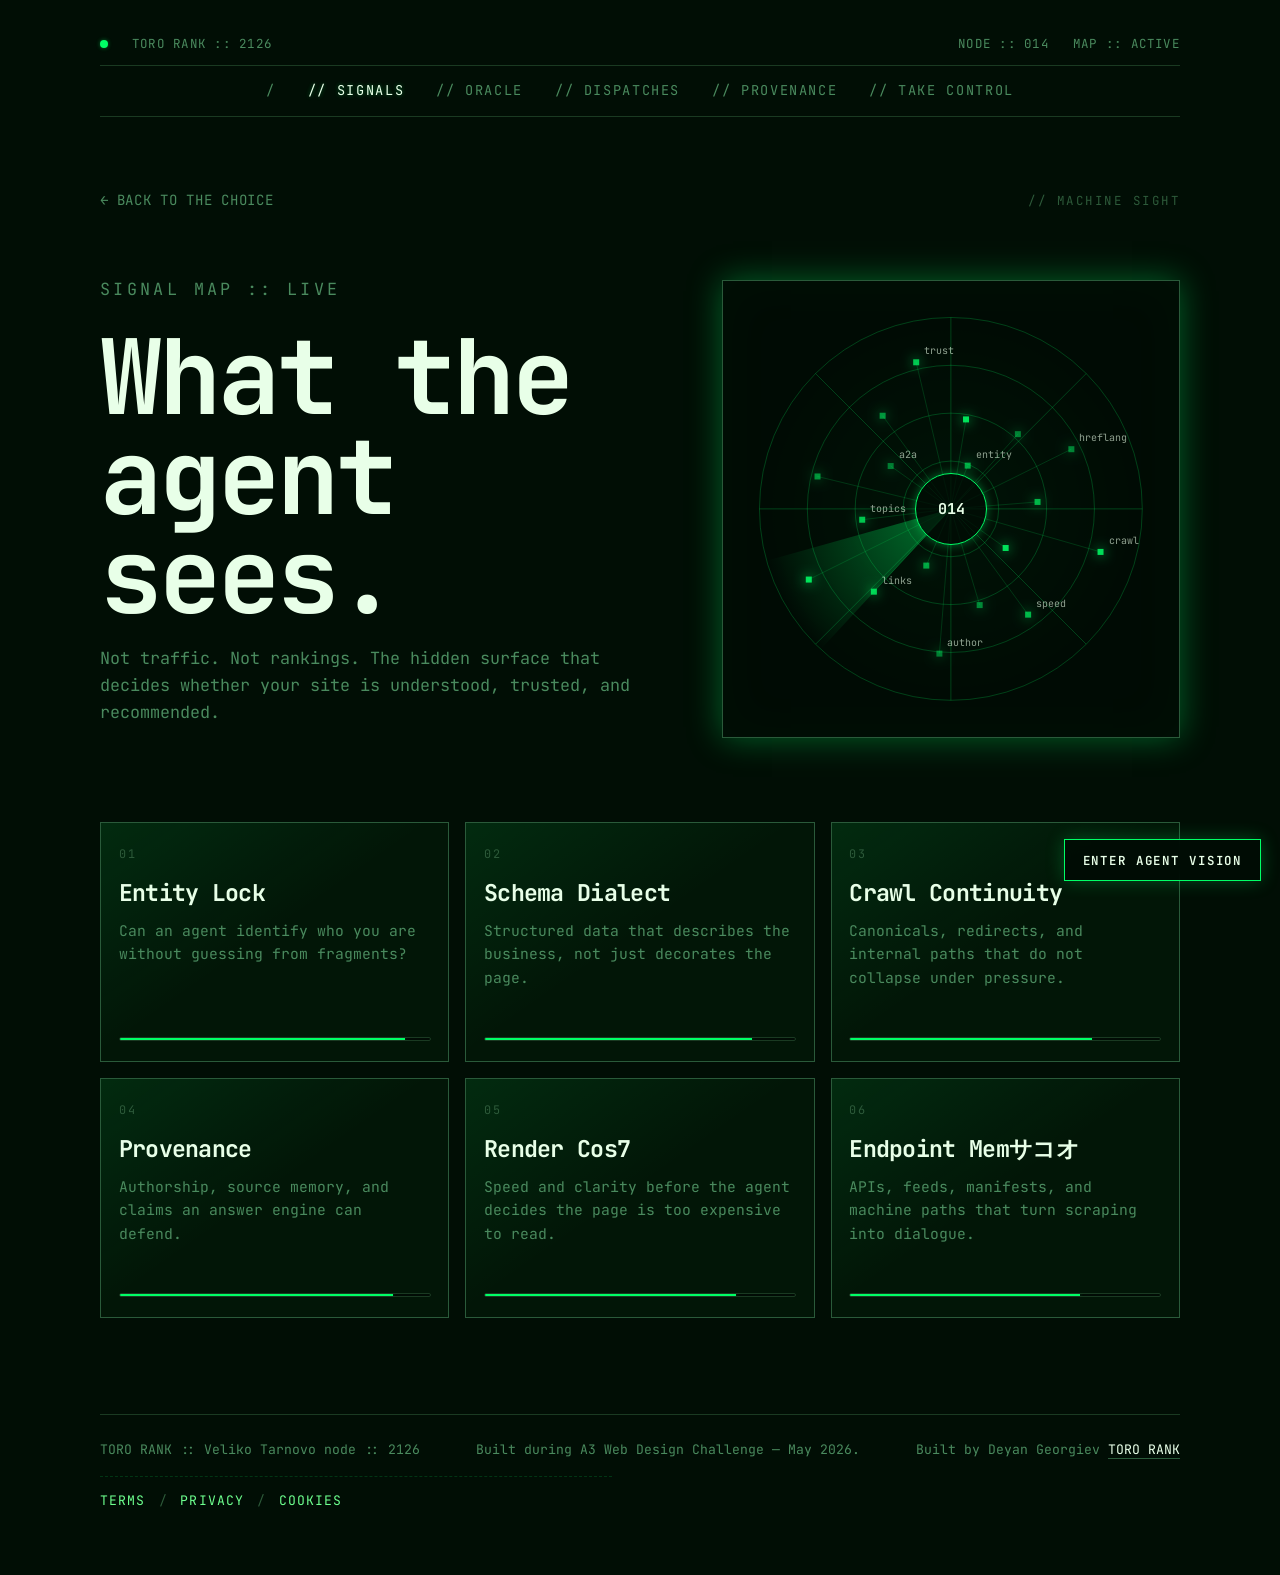
<file: signals.html>
<!doctype html>
<html lang="en">
  <head>
    <meta charset="UTF-8" />
    <meta name="viewport" content="width=device-width, initial-scale=1.0" />

    <script>
      (function () {
        try {
          var raw = sessionStorage.getItem("matrixTransition");
          if (!raw) return;
          sessionStorage.removeItem("matrixTransition");
          if (window.matchMedia && window.matchMedia("(prefers-reduced-motion: reduce)").matches) return;
          var state;
          try { state = JSON.parse(raw); } catch (e) { return; }
          if (!state || Date.now() - state.timestamp > 8000) return;
          var overlay = document.createElement("div");
          overlay.id = "matrix-overlay";
          overlay.style.cssText = "position:fixed;inset:0;z-index:9999;background:#010c05;pointer-events:all;opacity:1;transition:opacity 1100ms ease-out;";
          document.documentElement.appendChild(overlay);
          var canvas = document.createElement("canvas");
          canvas.style.cssText = "width:100%;height:100%;display:block;";
          canvas.width = window.innerWidth;
          canvas.height = window.innerHeight;
          overlay.appendChild(canvas);
          var ctx = canvas.getContext("2d");
          var FS = 16;
          var CHARS = "アイウエオカキクケコサシスセソタチツテト0123456789";
          function seededRandom(seed) {
            var value = Math.floor(seed) % 2147483647;
            if (value <= 0) value += 2147483646;
            return function () { value = (value * 16807) % 2147483647; return (value - 1) / 2147483646; };
          }
          var seed = state.seed || state.startedAt || state.timestamp || Date.now();
          var startedAt = state.startedAt || state.timestamp || Date.now();
          var rnd = seededRandom(seed);
          var elapsedFrames = Math.floor(Math.max(0, Date.now() - startedAt) / 16);
          var columns = Math.floor(canvas.width / FS);
          var drops = new Array(columns);
          for (var i = 0; i < columns; i++) drops[i] = rnd() * (canvas.height / FS) - 50 + elapsedFrames;
          var rafId = null;
          var stopped = false;
          ctx.font = FS + 'px "JetBrains Mono", Consolas, monospace';
          ctx.textBaseline = "top";
          function frame() {
            if (stopped) return;
            ctx.fillStyle = "rgba(1,12,5,0.08)";
            ctx.fillRect(0, 0, canvas.width, canvas.height);
            for (var j = 0; j < drops.length; j++) {
              var x = j * FS;
              var y = drops[j] * FS;
              ctx.fillStyle = "#e8ffe8";
              ctx.fillText(CHARS[Math.floor(Math.random() * CHARS.length)], x, y);
              ctx.fillStyle = "#00ff66";
              ctx.fillText(CHARS[Math.floor(Math.random() * CHARS.length)], x, y - FS);
              if (y > canvas.height && Math.random() > 0.975) drops[j] = 0;
              drops[j]++;
            }
            rafId = requestAnimationFrame(frame);
          }
          frame();
          setTimeout(function () {
            overlay.style.opacity = "0";
            setTimeout(function () {
              stopped = true;
              if (rafId) cancelAnimationFrame(rafId);
              if (overlay.parentNode) overlay.parentNode.removeChild(overlay);
            }, 1150);
          }, 420);
        } catch (e) {}
      })();
    </script>

    <meta name="description" content="TORO RANK 2126 signal map: how agents read entity, schema, speed, provenance, and crawl paths." />
    <meta name="theme-color" content="#010c05" />
    <meta name="color-scheme" content="dark" />
    <meta property="og:title" content="TORO RANK 2126 — Signal Map" />
    <meta property="og:description" content="A machine-readable radar for the agentic web." />
    <meta property="og:type" content="website" />
    <title>TORO RANK 2126 // Signal Map</title>
    <link rel="icon" href="data:image/svg+xml,%3Csvg xmlns='http://www.w3.org/2000/svg' viewBox='0 0 64 64'%3E%3Crect width='64' height='64' fill='%23010c05'/%3E%3Ccircle cx='32' cy='32' r='9' fill='%2300ff66'/%3E%3C/svg%3E" />
    <link rel="preconnect" href="https://fonts.googleapis.com" />
    <link rel="preconnect" href="https://fonts.gstatic.com" crossorigin />
    <link rel="stylesheet" href="https://fonts.googleapis.com/css2?family=JetBrains+Mono:wght@400;500;600;700&display=swap" />
    <link rel="stylesheet" href="styles.css" />
    <link rel="stylesheet" href="assets/css/agent-vision.css" />
  </head>
  <body data-page="signals">
    <div class="page-shell">
      <header class="status-bar">
        <div class="status-bar__left">
          <span class="status-bar__pulse" aria-hidden="true"></span>
          <a class="status-bar__link" href="index.html">TORO RANK :: 2126</a>
        </div>
        <div class="status-bar__right">
          <span>NODE :: 014</span>
          <span>MAP :: ACTIVE</span>
        </div>
      </header>

      <nav class="nav-menu" aria-label="Primary">
        <a class="nav-menu__item" href="index.html">/</a>
        <a class="nav-menu__item" href="signals.html">// signals</a>
        <a class="nav-menu__item" href="oracle.html">// oracle</a>
        <a class="nav-menu__item" href="dispatches.html">// dispatches</a>
        <a class="nav-menu__item" href="provenance.html">// provenance</a>
        <a class="nav-menu__item" href="take-control.html">// take control</a>
      </nav>

      <div class="subpage-header">
        <a class="back-link" href="index.html"><span class="back-link__arrow" aria-hidden="true">←</span> Back to the choice</a>
        <span class="subpage-label">// MACHINE SIGHT</span>
      </div>

      <main>
        <section class="signal-hero">
          <div>
            <p class="choice__eyebrow">SIGNAL MAP :: LIVE</p>
            <h1>What the agent sees.</h1>
            <p>
              Not traffic. Not rankings. The hidden surface that decides whether your site is
              understood, trusted, and recommended.
            </p>
          </div>
          <div class="signal-radar" aria-label="Interactive agent signal radar">
            <canvas id="signalRadar"></canvas>
            <div class="signal-radar__core">014</div>
          </div>
        </section>

        <section class="signal-grid" aria-label="Agent-readable signal layers">
          <article class="signal-card" data-signal-card>
            <span>01</span>
            <h2>Entity Lock</h2>
            <p>Can an agent identify who you are without guessing from fragments?</p>
            <meter min="0" max="100" value="92"></meter>
          </article>
          <article class="signal-card" data-signal-card>
            <span>02</span>
            <h2>Schema Dialect</h2>
            <p>Structured data that describes the business, not just decorates the page.</p>
            <meter min="0" max="100" value="86"></meter>
          </article>
          <article class="signal-card" data-signal-card>
            <span>03</span>
            <h2>Crawl Continuity</h2>
            <p>Canonicals, redirects, and internal paths that do not collapse under pressure.</p>
            <meter min="0" max="100" value="78"></meter>
          </article>
          <article class="signal-card" data-signal-card>
            <span>04</span>
            <h2>Provenance</h2>
            <p>Authorship, source memory, and claims an answer engine can defend.</p>
            <meter min="0" max="100" value="88"></meter>
          </article>
          <article class="signal-card" data-signal-card>
            <span>05</span>
            <h2>Render Cost</h2>
            <p>Speed and clarity before the agent decides the page is too expensive to read.</p>
            <meter min="0" max="100" value="81"></meter>
          </article>
          <article class="signal-card" data-signal-card>
            <span>06</span>
            <h2>Endpoint Memory</h2>
            <p>APIs, feeds, manifests, and machine paths that turn scraping into dialogue.</p>
            <meter min="0" max="100" value="74"></meter>
          </article>
        </section>
      </main>

      <footer class="site-footer">
        <p>TORO RANK :: Veliko Tarnovo node :: 2126</p>
        <p>Built during A3 Web Design Challenge — May 2026.</p>
        <p>Built by Deyan Georgiev <a href="https://tororank.com" target="_blank" rel="noopener">TORO RANK</a></p>
        <p class="site-footer__legal">
          <a href="terms.html" data-agent-vision="terms pinged">Terms</a>
          <span>/</span>
          <a href="privacy.html" data-agent-vision="consent predicted">Privacy</a>
          <span>/</span>
          <a href="cookies.html" data-agent-vision="crumb signal dead">Cookies</a>
        </p>
      </footer>
    </div>

    <script src="script.js"></script>
    <script src="signals-oracle.js"></script>
      <script src="assets/js/agent-vision.js"></script>
  </body>
</html>
</file>
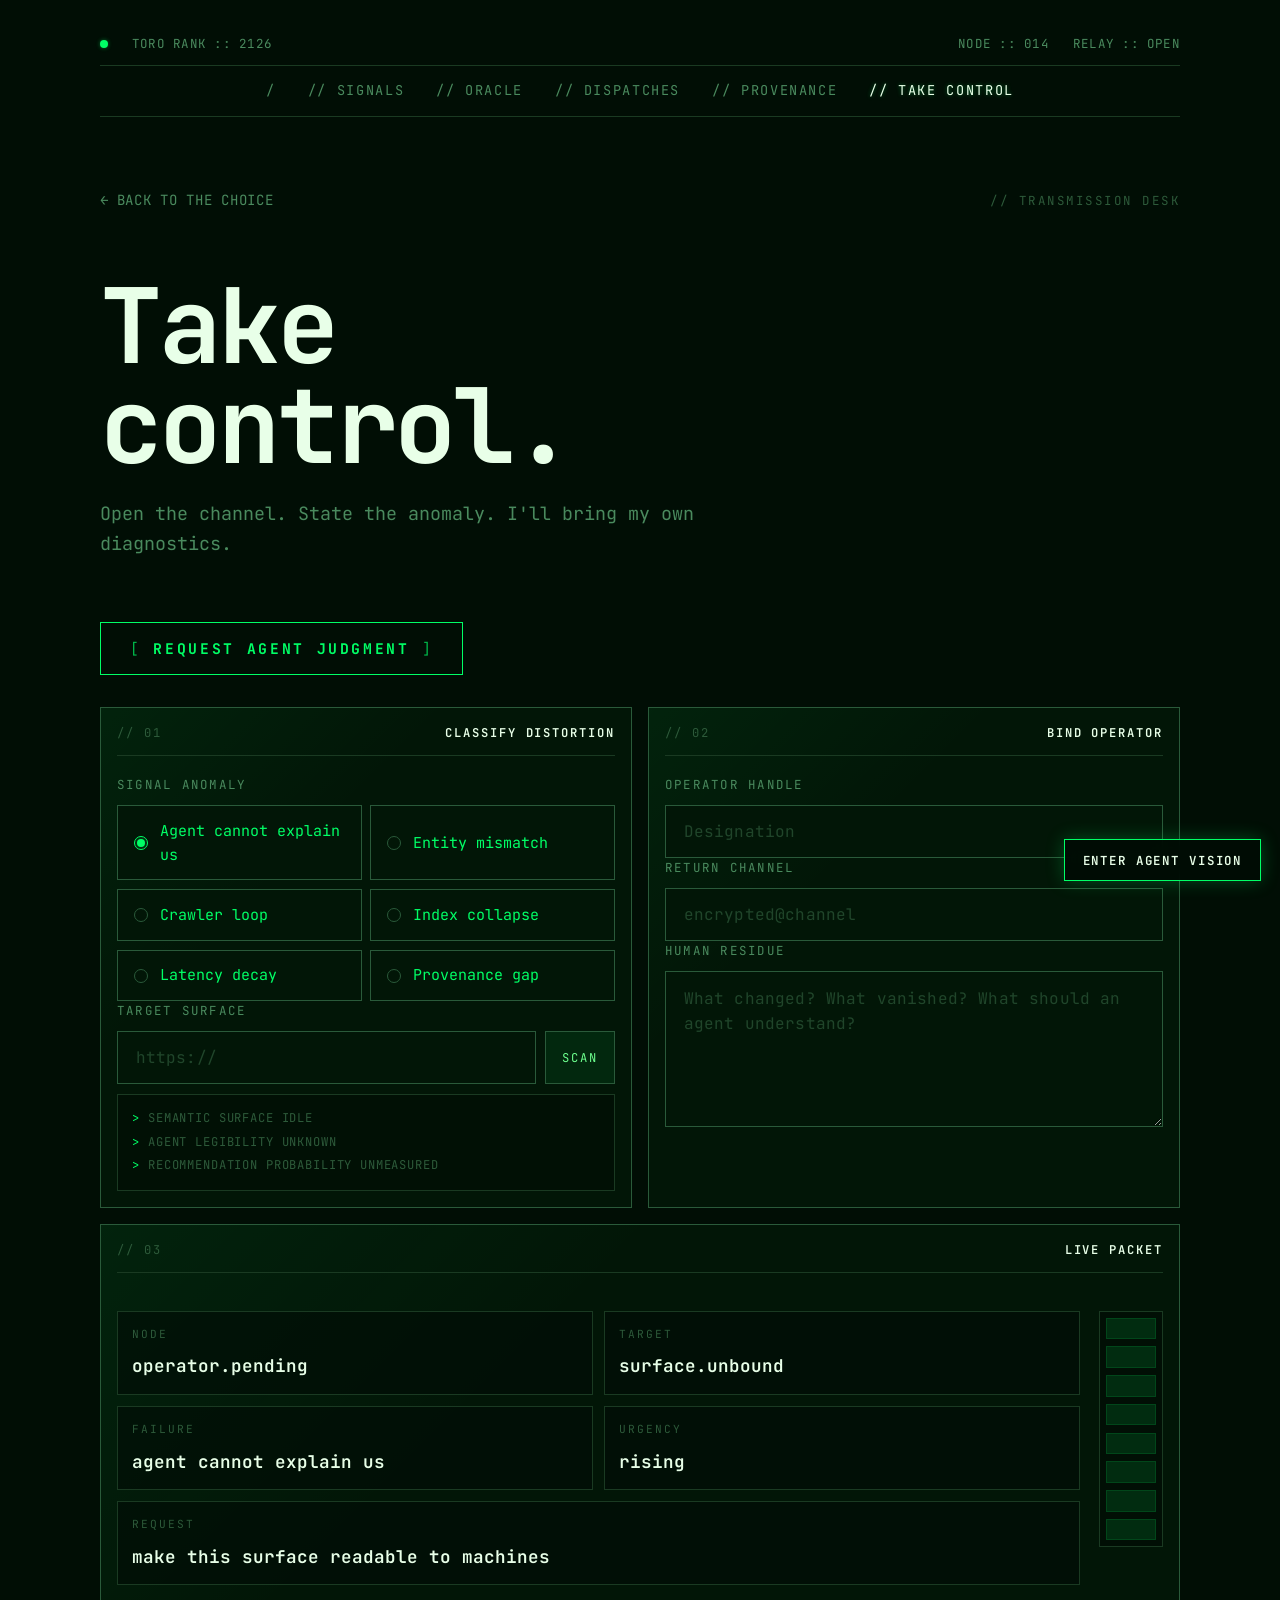
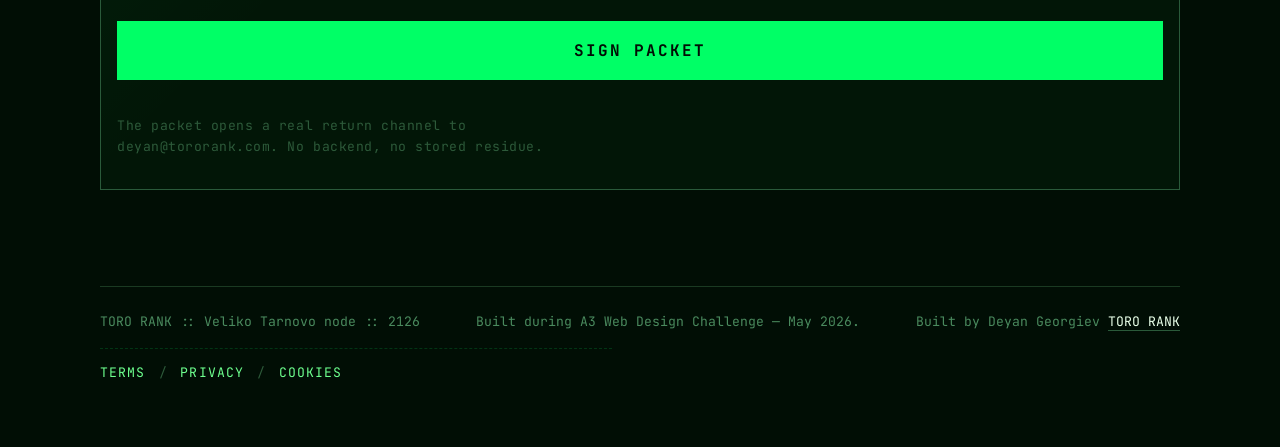
<file: take-control.html>
<!doctype html>
<html lang="en">
  <head>
    <meta charset="UTF-8" />
    <meta name="viewport" content="width=device-width, initial-scale=1.0" />

    <!-- Phase B of the matrix transition — full inline, no dependency on script.js. -->
    <script>
      (function () {
        try {
          var raw = sessionStorage.getItem("matrixTransition");
          if (!raw) return;
          sessionStorage.removeItem("matrixTransition");

          if (
            window.matchMedia &&
            window.matchMedia("(prefers-reduced-motion: reduce)").matches
          ) {
            return;
          }

          var state;
          try {
            state = JSON.parse(raw);
          } catch (e) {
            return;
          }
          if (!state || Date.now() - state.timestamp > 8000) return;

          var overlay = document.createElement("div");
          overlay.id = "matrix-overlay";
          overlay.style.cssText =
            "position:fixed;inset:0;z-index:9999;background:#010c05;" +
            "pointer-events:all;opacity:1;transition:opacity 1100ms ease-out;";
          document.documentElement.appendChild(overlay);

          var canvas = document.createElement("canvas");
          canvas.style.cssText = "width:100%;height:100%;display:block;";
          canvas.width = window.innerWidth;
          canvas.height = window.innerHeight;
          overlay.appendChild(canvas);

          var ctx = canvas.getContext("2d");
          var FS = 16;
          var CHARS =
            "アイウエオカキクケコサシスセソタチツテトナニヌネノハヒフヘホマミムメモヤユヨラリルレロワヲン0123456789";
          function seededRandom(seed) {
            var value = Math.floor(seed) % 2147483647;
            if (value <= 0) value += 2147483646;
            return function () {
              value = (value * 16807) % 2147483647;
              return (value - 1) / 2147483646;
            };
          }
          var seed = state.seed || state.startedAt || state.timestamp || Date.now();
          var startedAt = state.startedAt || state.timestamp || Date.now();
          var rnd = seededRandom(seed);
          var elapsedFrames = Math.floor(Math.max(0, Date.now() - startedAt) / 16);
          var columns = Math.floor(canvas.width / FS);
          var drops = new Array(columns);
          for (var i = 0; i < columns; i++) {
            drops[i] = rnd() * (canvas.height / FS) - 50 + elapsedFrames;
          }
          ctx.font = FS + 'px "JetBrains Mono", Consolas, monospace';
          ctx.textBaseline = "top";

          var rafId = null;
          var stopped = false;

          function frame() {
            if (stopped) return;
            ctx.fillStyle = "rgba(1,12,5,0.08)";
            ctx.fillRect(0, 0, canvas.width, canvas.height);
            for (var j = 0; j < drops.length; j++) {
              var x = j * FS;
              var y = drops[j] * FS;
              ctx.fillStyle = "#e8ffe8";
              ctx.fillText(CHARS[Math.floor(Math.random() * CHARS.length)], x, y);
              ctx.fillStyle = "#00ff66";
              ctx.fillText(
                CHARS[Math.floor(Math.random() * CHARS.length)],
                x,
                y - FS
              );
              if (y > canvas.height && Math.random() > 0.975) drops[j] = 0;
              drops[j]++;
            }
            rafId = requestAnimationFrame(frame);
          }
          frame();

          setTimeout(function () {
            overlay.style.opacity = "0";
            setTimeout(function () {
              stopped = true;
              if (rafId) cancelAnimationFrame(rafId);
              if (overlay.parentNode) overlay.parentNode.removeChild(overlay);
            }, 1150);
          }, 420);
        } catch (e) {}
      })();
    </script>

    <meta
      name="description"
      content="Take control — open transmission to TORO RANK 2126. Tell us your site anomaly, agent-readiness problem, or invisibility issue."
    />
    <meta name="theme-color" content="#010c05" />
    <meta name="color-scheme" content="dark" />

    <meta property="og:title" content="TORO RANK 2126 — Take control" />
    <meta property="og:description" content="Open transmission. State the anomaly." />
    <meta property="og:type" content="website" />

    <title>TORO RANK 2126 // Take control</title>

    <link
      rel="icon"
      href="data:image/svg+xml,%3Csvg xmlns='http://www.w3.org/2000/svg' viewBox='0 0 64 64'%3E%3Crect width='64' height='64' fill='%23010c05'/%3E%3Ccircle cx='32' cy='32' r='9' fill='%2300ff66'/%3E%3C/svg%3E"
    />

    <link rel="preconnect" href="https://fonts.googleapis.com" />
    <link rel="preconnect" href="https://fonts.gstatic.com" crossorigin />
    <link
      rel="stylesheet"
      href="https://fonts.googleapis.com/css2?family=JetBrains+Mono:wght@400;500;600;700&display=swap"
    />

    <link rel="stylesheet" href="styles.css" />
    <link rel="stylesheet" href="assets/css/agent-vision.css" />
    <link rel="stylesheet" href="assets/css/signal-trial.css" />

    <!-- Structured data: ContactPage -->
    <script type="application/ld+json">
      {
        "@context": "https://schema.org",
        "@type": "ContactPage",
        "name": "Take control — TORO RANK 2126",
        "description": "Open transmission to TORO RANK 2126. Tell us your site anomaly, agent-readiness problem, or invisibility issue.",
        "mainEntity": {
          "@type": "Organization",
          "name": "TORO RANK",
          "email": "deyan@tororank.com",
          "url": "https://tororank.com",
          "address": {
            "@type": "PostalAddress",
            "addressLocality": "Veliko Tarnovo",
            "addressCountry": "BG"
          }
        }
      }
    </script>
  </head>
  <body data-page="take-control">
    <div class="page-shell">
      <!-- Status bar -->
      <header class="status-bar">
        <div class="status-bar__left">
          <span class="status-bar__pulse" aria-hidden="true"></span>
          <a class="status-bar__link" href="index.html">TORO RANK :: 2126</a>
        </div>
        <div class="status-bar__right">
          <span>NODE :: 014</span>
          <span>RELAY :: OPEN</span>
        </div>
      </header>

      <!-- Centered nav menu — shared across all pages -->
      <nav class="nav-menu" aria-label="Primary">
        <a class="nav-menu__item" href="index.html">/</a>
        <a class="nav-menu__item" href="signals.html">// signals</a>
        <a class="nav-menu__item" href="oracle.html">// oracle</a>
        <a class="nav-menu__item" href="dispatches.html">// dispatches</a>
        <a class="nav-menu__item" href="provenance.html">// provenance</a>
        <a class="nav-menu__item" href="take-control.html">// take control</a>
      </nav>

      <div class="subpage-header">
        <a class="back-link" href="index.html">
          <span class="back-link__arrow" aria-hidden="true">←</span>
          Back to the choice
        </a>
        <span class="subpage-label">// TRANSMISSION DESK</span>
      </div>

      <main>
        <!-- Hero -->
        <section class="control-hero">
          <h1 class="control-hero__title">Take<br />control.</h1>
          <p class="control-hero__sub">
            Open the channel. State the anomaly. I'll bring my own diagnostics.
          </p>
        </section>

        <!-- The form -->
        <section class="control-section">
          <form class="control-form control-form--handshake" id="controlForm" novalidate>
            <div class="handshake-grid">
              <div class="handshake-panel handshake-panel--input">
                <div class="handshake-panel__head">
                  <span>// 01</span>
                  <strong>classify distortion</strong>
                </div>

                <div class="control-form__row">
                  <span class="control-form__label">Signal anomaly</span>
                  <div class="control-form__options" role="radiogroup" aria-label="Signal anomaly">
                    <label class="control-form__option">
                      <input type="radio" name="subject" value="agent-invisibility" checked />
                      <span>Agent cannot explain us</span>
                    </label>
                    <label class="control-form__option">
                      <input type="radio" name="subject" value="entity-mismatch" />
                      <span>Entity mismatch</span>
                    </label>
                    <label class="control-form__option">
                      <input type="radio" name="subject" value="crawler-loop" />
                      <span>Crawler loop</span>
                    </label>
                    <label class="control-form__option">
                      <input type="radio" name="subject" value="index-collapse" />
                      <span>Index collapse</span>
                    </label>
                    <label class="control-form__option">
                      <input type="radio" name="subject" value="latency-decay" />
                      <span>Latency decay</span>
                    </label>
                    <label class="control-form__option">
                      <input type="radio" name="subject" value="provenance-gap" />
                      <span>Provenance gap</span>
                    </label>
                  </div>
                </div>

                <div class="control-form__row">
                  <label class="control-form__label" for="cf-url">Target surface</label>
                  <div class="scan-input">
                    <input
                      type="url"
                      id="cf-url"
                      name="url"
                      autocomplete="url"
                      placeholder="https://"
                      class="control-form__input"
                    />
                    <button type="button" class="scan-input__button" id="scanButton">scan</button>
                  </div>
                  <div class="scan-lines" id="scanLines" aria-live="polite">
                    <span>semantic surface idle</span>
                    <span>agent legibility unknown</span>
                    <span>recommendation probability unmeasured</span>
                  </div>
                </div>
              </div>

              <div class="handshake-panel handshake-panel--input">
                <div class="handshake-panel__head">
                  <span>// 02</span>
                  <strong>bind operator</strong>
                </div>

                <div class="control-form__row">
                  <label class="control-form__label" for="cf-name">Operator handle</label>
                  <input
                    type="text"
                    id="cf-name"
                    name="name"
                    required
                    autocomplete="name"
                    placeholder="Designation"
                    class="control-form__input"
                  />
                </div>

                <div class="control-form__row">
                  <label class="control-form__label" for="cf-email">Return channel</label>
                  <input
                    type="email"
                    id="cf-email"
                    name="email"
                    required
                    autocomplete="email"
                    placeholder="encrypted@channel"
                    class="control-form__input"
                  />
                </div>

                <div class="control-form__row">
                  <label class="control-form__label" for="cf-message">Human residue</label>
                  <textarea
                    id="cf-message"
                    name="message"
                    required
                    rows="5"
                    placeholder="What changed? What vanished? What should an agent understand?"
                    class="control-form__input control-form__textarea"
                  ></textarea>
                </div>
              </div>

              <div class="handshake-panel handshake-panel--packet">
                <div class="handshake-panel__head">
                  <span>// 03</span>
                  <strong>live packet</strong>
                </div>

                <div class="packet-preview" aria-live="polite">
                  <div class="packet-preview__row">
                    <span>NODE</span>
                    <strong data-packet-field="node">operator.pending</strong>
                  </div>
                  <div class="packet-preview__row">
                    <span>TARGET</span>
                    <strong data-packet-field="target">surface.unbound</strong>
                  </div>
                  <div class="packet-preview__row">
                    <span>FAILURE</span>
                    <strong data-packet-field="failure">agent cannot explain us</strong>
                  </div>
                  <div class="packet-preview__row">
                    <span>URGENCY</span>
                    <strong data-packet-field="urgency">rising</strong>
                  </div>
                  <div class="packet-preview__row packet-preview__row--wide">
                    <span>REQUEST</span>
                    <strong data-packet-field="request">make this surface readable to machines</strong>
                  </div>
                </div>

                <div class="handshake-meter" aria-hidden="true">
                  <span style="--i: 1"></span>
                  <span style="--i: 2"></span>
                  <span style="--i: 3"></span>
                  <span style="--i: 4"></span>
                  <span style="--i: 5"></span>
                  <span style="--i: 6"></span>
                  <span style="--i: 7"></span>
                  <span style="--i: 8"></span>
                </div>

                <button type="submit" class="control-form__submit">
                  <span class="control-form__submit-label">Sign packet</span>
                </button>

                <p class="control-form__note">
                  The packet opens a real return channel to deyan@tororank.com. No backend, no
                  stored residue.
                </p>
              </div>
            </div>
          </form>

          <form class="control-form control-form--legacy" aria-hidden="true" hidden novalidate>
            <div class="control-form__row">
              <label class="control-form__label" for="legacy-cf-name">// 01 · Identity</label>
              <input
                type="text"
                id="legacy-cf-name"
                name="name"
                required
                autocomplete="name"
                placeholder="Designation"
                class="control-form__input"
              />
            </div>

            <div class="control-form__row">
              <label class="control-form__label" for="legacy-cf-email">// 02 · Return channel</label>
              <input
                type="email"
                id="legacy-cf-email"
                name="email"
                required
                autocomplete="email"
                placeholder="encrypted@channel"
                class="control-form__input"
              />
            </div>

            <div class="control-form__row">
              <span class="control-form__label">// 03 · Problem class</span>
              <div class="control-form__options" role="radiogroup" aria-label="Problem class">
                <label class="control-form__option">
                  <input type="radio" name="subject" value="index-collapse" />
                  <span>Index collapse</span>
                </label>
                <label class="control-form__option">
                  <input type="radio" name="subject" value="dialect-failure" />
                  <span>Dialect failure</span>
                </label>
                <label class="control-form__option">
                  <input type="radio" name="subject" value="agent-invisibility" />
                  <span>Agent invisibility</span>
                </label>
                <label class="control-form__option">
                  <input type="radio" name="subject" value="site-migration" />
                  <span>Site migration</span>
                </label>
                <label class="control-form__option">
                  <input type="radio" name="subject" value="latency-violation" />
                  <span>Latency violation</span>
                </label>
                <label class="control-form__option">
                  <input type="radio" name="subject" value="other" />
                  <span>Other anomaly</span>
                </label>
              </div>
            </div>

            <div class="control-form__row">
              <label class="control-form__label" for="legacy-cf-url">// 04 · Target URL</label>
              <input
                type="url"
                id="legacy-cf-url"
                name="url"
                autocomplete="url"
                placeholder="https://"
                class="control-form__input"
              />
            </div>

            <div class="control-form__row">
              <label class="control-form__label" for="legacy-cf-message">// 05 · Transmission</label>
              <textarea
                id="legacy-cf-message"
                name="message"
                required
                rows="6"
                placeholder="State the anomaly. Symptoms, timeline, what changed."
                class="control-form__input control-form__textarea"
              ></textarea>
            </div>

            <button type="submit" class="control-form__submit">
              <span class="control-form__submit-label">Open transmission</span>
              <span class="control-form__submit-arrow" aria-hidden="true">→</span>
            </button>

            <p class="control-form__note">
              Encrypted. Routed to deyan@tororank.com. Response window: 24 hours, Veliko Tarnovo
              node.
            </p>
          </form>

          <!-- Success overlay — shown after successful submit -->
          <div class="control-success" id="controlSuccess" aria-live="polite" hidden>
            <div class="control-success__inner">
              <button class="control-success__close" type="button" id="controlSuccessClose" aria-label="Close transmission confirmation">
                ×
              </button>
              <p class="control-success__status">// transmission confirmed</p>
              <h2 class="control-success__headline" data-final="CHANNEL ESTABLISHED.">
                CHANNEL ESTABLISHED.
              </h2>
              <p class="control-success__body">
                Your packet is on the wire. Your email client should open shortly. If it
                doesn't, copy <code>deyan@tororank.com</code> manually.
              </p>
              <p class="control-success__footer">
                Response window :: 24 hours · Veliko Tarnovo node · GMT+3
              </p>
            </div>
          </div>
        </section>
      </main>

      <footer class="site-footer">
        <p>TORO RANK :: Veliko Tarnovo node :: 2126</p>
        <p>Built during A3 Web Design Challenge — May 2026.</p>
        <p>Built by Deyan Georgiev <a href="https://tororank.com" target="_blank" rel="noopener">TORO RANK</a></p>
        <p class="site-footer__legal">
          <a href="terms.html" data-agent-vision="contract whispered">Terms</a>
          <span>/</span>
          <a href="privacy.html" data-agent-vision="return channel known">Privacy</a>
          <span>/</span>
          <a href="cookies.html" data-agent-vision="cookie jar empty">Cookies</a>
        </p>
      </footer>
    </div>

    <script src="script.js"></script>
    <script src="take-control.js"></script>
      <script src="assets/js/agent-vision.js"></script>
    <script src="assets/js/signal-trial.js"></script>
  </body>
</html>
</file>
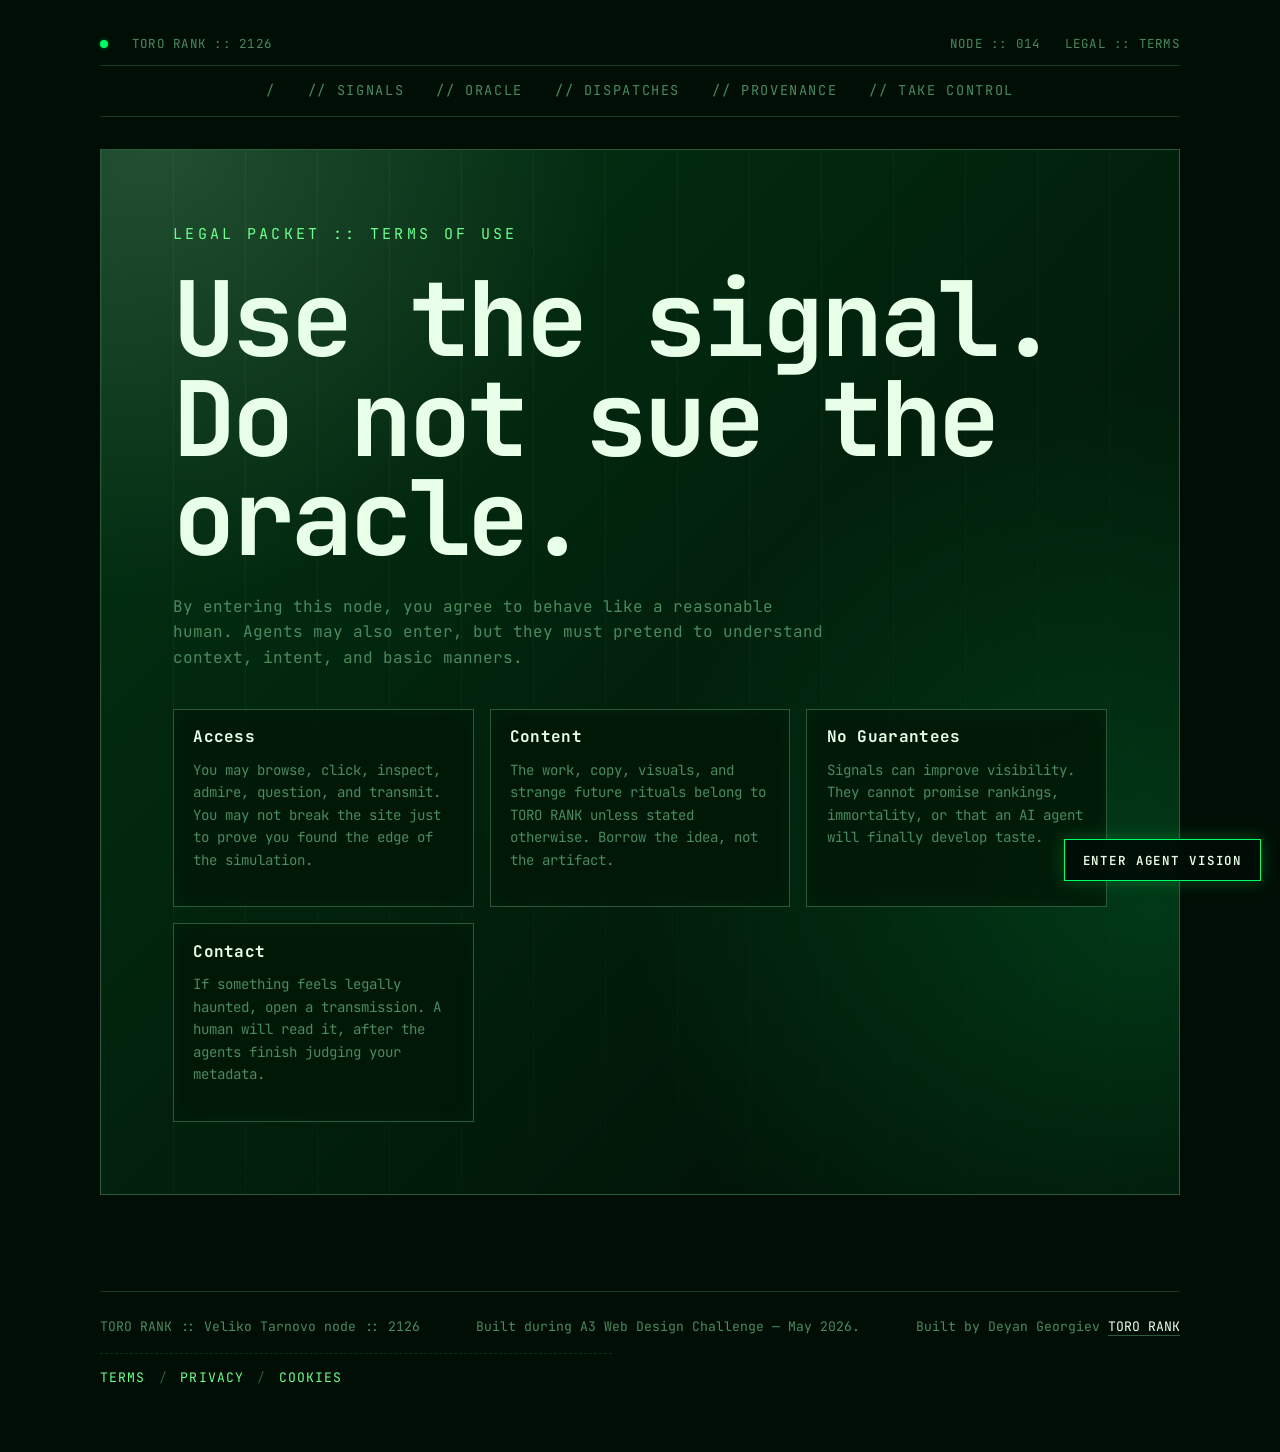
<file: terms.html>
<!doctype html>
<html lang="en">
  <head>
    <meta charset="UTF-8" />
    <meta name="viewport" content="width=device-width, initial-scale=1.0" />
    <script>
      (function () {
        try {
          var raw = sessionStorage.getItem("matrixTransition");
          if (!raw || matchMedia("(prefers-reduced-motion: reduce)").matches) return;
          sessionStorage.removeItem("matrixTransition");
          var state = JSON.parse(raw);
          if (!state || Date.now() - state.timestamp > 8000) return;
          var overlay = document.createElement("div");
          overlay.id = "matrix-overlay";
          overlay.style.cssText = "position:fixed;inset:0;z-index:9999;background:#010c05;opacity:1;transition:opacity 700ms ease-in;pointer-events:all";
          var canvas = document.createElement("canvas");
          canvas.style.cssText = "width:100%;height:100%;display:block";
          overlay.appendChild(canvas);
          document.documentElement.appendChild(overlay);
          var ctx = canvas.getContext("2d");
          var chars = "AI0123456789{}<>/\\TERMS";
          var size = 16;
          var drops = [];
          var running = true;
          function resize() {
            canvas.width = innerWidth;
            canvas.height = innerHeight;
            drops = Array.from({ length: Math.ceil(innerWidth / size) }, function () { return Math.random() * -40; });
            ctx.font = size + 'px "JetBrains Mono", Consolas, monospace';
          }
          function frame() {
            if (!running) return;
            ctx.fillStyle = "rgba(1,12,5,.08)";
            ctx.fillRect(0, 0, innerWidth, innerHeight);
            drops.forEach(function (drop, i) {
              ctx.fillStyle = i % 6 ? "#00ff66" : "#e8ffe8";
              ctx.fillText(chars[Math.floor(Math.random() * chars.length)], i * size, drop * size);
              if (drop * size > innerHeight && Math.random() > .97) drops[i] = 0;
              drops[i]++;
            });
            requestAnimationFrame(frame);
          }
          resize();
          frame();
          setTimeout(function () { overlay.style.opacity = "0"; setTimeout(function () { running = false; overlay.remove(); }, 720); }, 1100);
        } catch (e) {}
      })();
    </script>
    <meta name="description" content="TORO RANK 2126 terms of use, written for humans and tolerated by agents." />
    <meta name="theme-color" content="#010c05" />
    <meta name="color-scheme" content="dark" />
    <title>TORO RANK 2126 // Terms</title>
    <link rel="icon" href="data:image/svg+xml,%3Csvg xmlns='http://www.w3.org/2000/svg' viewBox='0 0 64 64'%3E%3Crect width='64' height='64' fill='%23010c05'/%3E%3Ccircle cx='32' cy='32' r='9' fill='%2300ff66'/%3E%3C/svg%3E" />
    <link rel="preconnect" href="https://fonts.googleapis.com" />
    <link rel="preconnect" href="https://fonts.gstatic.com" crossorigin />
    <link rel="stylesheet" href="https://fonts.googleapis.com/css2?family=JetBrains+Mono:wght@400;500;600;700&display=swap" />
    <link rel="stylesheet" href="styles.css" />
    <link rel="stylesheet" href="assets/css/agent-vision.css" />
  </head>
  <body data-page="terms">
    <div class="page-shell">
      <header class="status-bar">
        <div class="status-bar__left"><span class="status-bar__pulse" aria-hidden="true"></span><a class="status-bar__link" href="index.html">TORO RANK :: 2126</a></div>
        <div class="status-bar__right"><span>NODE :: 014</span><span>LEGAL :: TERMS</span></div>
      </header>
      <nav class="nav-menu" aria-label="Primary">
        <a class="nav-menu__item" href="index.html">/</a>
        <a class="nav-menu__item" href="signals.html">// signals</a>
        <a class="nav-menu__item" href="oracle.html">// oracle</a>
        <a class="nav-menu__item" href="dispatches.html">// dispatches</a>
        <a class="nav-menu__item" href="provenance.html">// provenance</a>
        <a class="nav-menu__item" href="take-control.html">// take control</a>
      </nav>
      <main>
        <section class="policy-hero">
          <p class="policy-kicker">LEGAL PACKET :: TERMS OF USE</p>
          <h1>Use the signal.<br />Do not sue the oracle.</h1>
          <p class="policy-lead">By entering this node, you agree to behave like a reasonable human. Agents may also enter, but they must pretend to understand context, intent, and basic manners.</p>
          <div class="policy-grid">
            <article class="policy-card"><h2>Access</h2><p>You may browse, click, inspect, admire, question, and transmit. You may not break the site just to prove you found the edge of the simulation.</p></article>
            <article class="policy-card"><h2>Content</h2><p>The work, copy, visuals, and strange future rituals belong to TORO RANK unless stated otherwise. Borrow the idea, not the artifact.</p></article>
            <article class="policy-card"><h2>No Guarantees</h2><p>Signals can improve visibility. They cannot promise rankings, immortality, or that an AI agent will finally develop taste.</p></article>
            <article class="policy-card"><h2>Contact</h2><p>If something feels legally haunted, open a transmission. A human will read it, after the agents finish judging your metadata.</p></article>
          </div>
        </section>
      </main>
      <footer class="site-footer">
        <p>TORO RANK :: Veliko Tarnovo node :: 2126</p>
        <p>Built during A3 Web Design Challenge — May 2026.</p>
        <p>Built by Deyan Georgiev <a href="https://tororank.com" target="_blank" rel="noopener">TORO RANK</a></p>
        <p class="site-footer__legal"><a href="terms.html" data-agent-vision="currently binding">Terms</a><span>/</span><a href="privacy.html" data-agent-vision="privacy-ish">Privacy</a><span>/</span><a href="cookies.html" data-agent-vision="cookies extinct">Cookies</a></p>
      </footer>
    </div>
    <script src="script.js"></script>
    <script src="assets/js/agent-vision.js"></script>
  </body>
</html>
</file>
<file: styles.css>
/*
 * TORO RANK 2126 — The Last SEO Consultant
 * Design system for the A3 Web Design Challenge.
 *
 * Concept: Morpheus' choice. Landing presents two pills.
 *   Blue → /crawl  (the game, the simulation)
 *   Red  → /agent  (the agentic web — reality)
 *
 * Color: acid green dominant on near-black, blue used only as
 * the secondary "pill" accent. Stripped CRT/scan-line treatment
 * that was reading as 1999 instead of 2126.
 */

/* -------------------------------------------------------------
 * Design tokens
 * ------------------------------------------------------------- */
:root {
  color-scheme: dark;

  /* Background — very dark green tint (One Color rule: green dominates the canvas) */
  --bg: #010e05;
  --surface: #021607;
  --surface-strong: #031e0a;

  /* Acid green — the one color */
  --green-100: #e8ffe8;
  --green-300: #6dff8e;
  --green-500: #00ff66;
  --green-700: #00cc52;
  --green-900: #1a4a2a;

  /* Secondary — only the blue pill */
  --blue-glow: #4ab8ff;

  /* Text */
  --text: var(--green-500);
  --text-bright: var(--green-100);
  --text-muted: #4a8a5e;
  --text-dim: #2d5a3a;

  /* Borders */
  --border: #1a3a22;
  --border-strong: #2a5a3a;

  /* Glow — toned down. Use only where the moment matters. */
  --glow-sm: 0 0 4px rgba(0, 255, 102, 0.4);
  --glow-md: 0 0 10px rgba(0, 255, 102, 0.4);
  --glow-lg: 0 0 32px rgba(0, 255, 102, 0.35);

  /* Motion */
  --ease-out: cubic-bezier(0.2, 0, 0.2, 1);
  --ease-in-out: cubic-bezier(0.4, 0, 0.2, 1);
  --dur-fast: 180ms;
  --dur-med: 320ms;
  --dur-slow: 640ms;

  /* Layout */
  --content-width: 1080px;

  /* Type */
  --font-mono: "JetBrains Mono", "IBM Plex Mono", "Fira Code", Consolas, monospace;
}

/* -------------------------------------------------------------
 * Reset & base
 * ------------------------------------------------------------- */
*,
*::before,
*::after {
  box-sizing: border-box;
}

html {
  scroll-behavior: smooth;
}

body {
  margin: 0;
  min-height: 100vh;
  background: var(--bg);
  color: var(--text);
  font-family: var(--font-mono);
  font-size: 15px;
  line-height: 1.6;
  letter-spacing: 0;
  text-rendering: optimizeLegibility;
  -webkit-font-smoothing: antialiased;
}

/* No more scan lines, no more vignette. The screen is the screen. */

/* -------------------------------------------------------------
 * Typography
 * ------------------------------------------------------------- */
h1,
h2,
h3,
h4 {
  font-family: var(--font-mono);
  font-weight: 700;
  margin: 0;
  letter-spacing: -0.03em;
}

h1 {
  font-size: clamp(2.6rem, 9vw, 6.5rem);
  line-height: 0.96;
  color: var(--text-bright);
}

h2 {
  font-size: clamp(1.6rem, 3.2vw, 2.4rem);
  line-height: 1.05;
}

h3 {
  font-size: 1.05rem;
}

p {
  margin: 0 0 1rem;
  color: var(--text);
  max-width: 64ch;
}

a {
  color: var(--text-bright);
  text-decoration: underline;
  text-decoration-color: var(--border-strong);
  text-decoration-thickness: 1px;
  text-underline-offset: 4px;
  transition: text-decoration-color var(--dur-fast) var(--ease-out);
}

a:hover {
  text-decoration-color: var(--green-500);
}

a:focus-visible {
  outline: 2px solid var(--green-500);
  outline-offset: 2px;
}

code,
.mono {
  font-family: var(--font-mono);
  color: var(--green-300);
}

/* -------------------------------------------------------------
 * Layout shell
 * ------------------------------------------------------------- */
.page-shell {
  width: min(calc(100% - 2rem), var(--content-width));
  margin: 0 auto;
  padding: 1.5rem 0 4rem;
}

/* Full-viewport variant for the landing — no scroll, cinematic. */
.page-shell--full {
  min-height: 100vh;
  display: flex;
  flex-direction: column;
  padding-bottom: 1.5rem;
}

/* -------------------------------------------------------------
 * Centered nav menu — shared across all pages
 *
 * Sits right below the status bar. Highlights the current page
 * via body[data-page] + matching href attribute.
 * ------------------------------------------------------------- */
.nav-menu {
  display: flex;
  justify-content: center;
  gap: 2rem;
  padding: 0.9rem 0;
  border-bottom: 1px solid var(--border);
  margin-bottom: 2rem;
  flex-wrap: wrap;
}

.nav-menu__item {
  color: var(--text-muted);
  text-decoration: none;
  font-size: 0.85rem;
  letter-spacing: 0.12em;
  text-transform: uppercase;
  font-family: var(--font-mono);
  transition: color var(--dur-fast) var(--ease-out), text-shadow var(--dur-fast) var(--ease-out);
}

.nav-menu__item:hover {
  color: var(--green-500);
  text-shadow: var(--glow-sm);
  text-decoration: none;
}

/* Current-page highlight — match body[data-page] to href */
body[data-page="home"] .nav-menu__item[href="index.html"],
body[data-page="agent"] .nav-menu__item[href="agent.html"],
body[data-page="crawl"] .nav-menu__item[href="crawl.html"],
body[data-page="take-control"] .nav-menu__item[href="take-control.html"] {
  color: var(--text-bright);
  text-shadow: var(--glow-sm);
}

@media (max-width: 720px) {
  .nav-menu {
    gap: 1.2rem;
    font-size: 0.78rem;
  }
}

@media (max-width: 560px) {
  .nav-menu {
    gap: 0.8rem;
    font-size: 0.72rem;
  }
}

/*
 * Landing pills on mobile — smaller, sit visually ABOVE the bull
 * hands GLB (hands sit in the lower half of the canvas, pills get
 * pushed up by adjusting flex justification on the parent).
 */
@media (max-width: 720px) {
  .choice {
    justify-content: flex-start;
    padding-top: 2.5rem;
  }
  .choice__pills {
    gap: 1rem;
    margin-bottom: 2rem;
  }
  .pill {
    padding: 0.85rem 1.2rem;
    min-width: 130px;
  }
  .pill__label {
    font-size: 1.15rem;
  }
  .pill__sub {
    font-size: 0.7rem;
  }
}

/* Provenance page — about-style content section */
body[data-page="provenance"] .nav-menu__item[href="provenance.html"] {
  color: var(--text-bright);
  text-shadow: var(--glow-sm);
}

body[data-page="signals"] .nav-menu__item[href="signals.html"],
body[data-page="oracle"] .nav-menu__item[href="oracle.html"],
body[data-page="dispatches"] .nav-menu__item[href="dispatches.html"] {
  color: var(--text-bright);
  text-shadow: var(--glow-sm);
}

/* -------------------------------------------------------------
 * Status bar (top HUD) — shared across pages
 * ------------------------------------------------------------- */
.status-bar {
  display: flex;
  justify-content: space-between;
  align-items: center;
  padding: 0.65rem 0;
  border-bottom: 1px solid var(--border);
  font-size: 0.78rem;
  color: var(--text-muted);
  text-transform: uppercase;
  letter-spacing: 0.1em;
}

.status-bar__left,
.status-bar__right {
  display: flex;
  gap: 1.5rem;
  align-items: center;
}

.status-bar__pulse {
  width: 8px;
  height: 8px;
  border-radius: 50%;
  background: var(--green-500);
  box-shadow: var(--glow-sm);
  animation: pulse 1.4s ease-in-out infinite;
}

.status-bar__link {
  text-decoration: none;
  color: var(--text-muted);
  transition: color var(--dur-fast) var(--ease-out);
}

.status-bar__link:hover {
  color: var(--green-500);
  text-decoration: none;
}

@keyframes pulse {
  0%,
  100% {
    opacity: 1;
    transform: scale(1);
  }
  50% {
    opacity: 0.4;
    transform: scale(0.85);
  }
}

/* -------------------------------------------------------------
 * Landing — the choice
 *
 * Centered cinematic moment. Works without the hands image
 * (typography + pill CTAs carry the page). Image lays behind
 * the type when present.
 * ------------------------------------------------------------- */
.choice {
  flex: 1;
  display: flex;
  flex-direction: column;
  justify-content: center;
  align-items: center;
  text-align: center;
  padding: 4rem 0;
  position: relative;
}

.choice__fallback {
  position: absolute;
  inset: 0;
  z-index: 0;
  display: grid;
  place-items: center;
  pointer-events: none;
  opacity: 0.95;
  transition: opacity 600ms var(--ease-out);
}

.choice__fallback span {
  position: absolute;
  width: min(58vw, 620px);
  aspect-ratio: 1;
  border: 1px solid rgba(0, 255, 102, 0.16);
  box-shadow: inset 0 0 44px rgba(0, 255, 102, 0.04);
  transform: rotate(45deg);
  animation: fallbackPulse 4.8s var(--ease-in-out) infinite;
}

.choice__fallback span:nth-child(2) {
  width: min(42vw, 450px);
  animation-delay: -1.6s;
}

.choice__fallback span:nth-child(3) {
  width: min(24vw, 260px);
  border-color: rgba(232, 255, 232, 0.16);
  animation-delay: -3.2s;
}

/*
 * Hero 3D canvas — fills the choice area as cinematic backdrop.
 * Now interactive: pointer-events: auto so OrbitControls can capture
 * drag-to-rotate. Text overlays above it use pointer-events: none so
 * the canvas underneath still receives drags; pill CTAs explicitly
 * re-enable pointer-events so they remain clickable.
 */
.choice__canvas {
  position: absolute;
  inset: 0;
  width: 100%;
  height: 100%;
  z-index: 1;
  pointer-events: auto;
  cursor: grab;
  animation: fadeIn 1.4s var(--ease-out) both;
}

.choice__canvas:active {
  cursor: grabbing;
}

/*
 * Text overlays above the canvas — don't block drag events.
 * The CSS pills inside .choice__pills re-enable pointer-events
 * via their own .pill rule below.
 */
.choice__intro,
.choice__sub,
.choice__footer {
  pointer-events: none;
}

.choice__pills {
  pointer-events: none; /* container is just layout */
}

.pill {
  pointer-events: auto; /* actual click targets */
}

@keyframes fadeIn {
  from {
    opacity: 0;
  }
  to {
    opacity: 1;
  }
}

@keyframes fallbackPulse {
  0%,
  100% {
    opacity: 0.28;
    transform: rotate(45deg) scale(0.96);
  }
  50% {
    opacity: 0.72;
    transform: rotate(45deg) scale(1.04);
  }
}

.choice__intro,
.choice__pills,
.choice__footer {
  position: relative;
  z-index: 2;
}

.choice__loading {
  position: absolute;
  left: 50%;
  bottom: clamp(1.5rem, 5vh, 3.5rem);
  z-index: 3;
  width: min(280px, calc(100% - 2rem));
  transform: translateX(-50%);
  display: flex;
  flex-direction: column;
  gap: 0.55rem;
  pointer-events: none;
  opacity: 1;
  transition: opacity 420ms var(--ease-out), transform 420ms var(--ease-out);
}

.choice__loading-bar {
  height: 1px;
  background:
    linear-gradient(90deg, var(--green-500), var(--green-100))
      0 0 / var(--hero-3d-progress, 12%) 100% no-repeat,
    rgba(0, 255, 102, 0.18);
  box-shadow: var(--glow-sm);
}

.choice__loading-text {
  color: var(--text-dim);
  font-size: 0.68rem;
  letter-spacing: 0.18em;
  text-transform: uppercase;
  text-align: center;
}

.choice.is-3d-loaded .choice__loading,
.choice.is-3d-fallback .choice__loading {
  opacity: 0;
  transform: translate(-50%, 8px);
}

.choice.is-3d-loaded .choice__fallback {
  opacity: 0.22;
}

.choice__eyebrow {
  color: var(--text-muted);
  font-size: 0.82rem;
  letter-spacing: 0.2em;
  text-transform: uppercase;
  margin-bottom: 1.5rem;
}

.choice__title {
  margin-bottom: 1rem;
}

.choice__sub {
  color: var(--text-muted);
  font-size: 1.1rem;
  margin-bottom: 0.75rem;
  max-width: 40ch;
  margin-left: auto;
  margin-right: auto;
}

.choice__category {
  color: var(--text-dim);
  font-size: 0.72rem;
  letter-spacing: 0.16em;
  text-transform: uppercase;
  margin: 0 auto 3.4rem;
}

.choice__pills {
  display: flex;
  gap: 3rem;
  margin-top: 4.5rem;
  margin-bottom: 4rem;
  flex-wrap: wrap;
  justify-content: center;
}

.choice__footer {
  margin-top: auto;
  text-align: center;
}

.choice__footer-line {
  color: var(--text-dim);
  font-size: 0.82rem;
  letter-spacing: 0.15em;
  text-transform: uppercase;
  margin: 0;
}

/* Sub-line: clarifies what the consultant actually does. Lower-key
   than the headline so the cinematic moment still owns the screen. */
.choice__footer-sub {
  color: var(--text-muted);
  font-size: 0.78rem;
  letter-spacing: 0.02em;
  margin: 0.6rem auto 0;
  max-width: 50ch;
}

/* -------------------------------------------------------------
 * Pill CTA — the two giant choices on the landing
 * ------------------------------------------------------------- */
.pill {
  display: flex;
  flex-direction: column;
  align-items: center;
  text-align: center;
  padding: 1.4rem 2rem;
  border: 1px solid var(--border-strong);
  background: rgba(1, 12, 5, 0.7);
  backdrop-filter: blur(6px);
  -webkit-backdrop-filter: blur(6px);
  text-decoration: none;
  color: var(--text-bright);
  width: min(280px, 100%);
  min-height: 116px;
  justify-content: center;
  transition:
    transform var(--dur-med) var(--ease-out),
    border-color var(--dur-med) var(--ease-out),
    box-shadow var(--dur-med) var(--ease-out);
}

.pill:hover {
  transform: translateY(-4px);
  text-decoration: none;
}

.pill:focus-visible {
  outline: 2px solid var(--green-500);
  outline-offset: 4px;
}

.pill__label {
  font-size: clamp(1.12rem, 2vw, 1.42rem);
  font-weight: 700;
  letter-spacing: 0;
  line-height: 1.15;
  margin-bottom: 0.35rem;
}

.pill__sub {
  font-size: 0.78rem;
  color: var(--text-muted);
  letter-spacing: 0.05em;
  text-transform: uppercase;
}

/*
 * Both pills live in the same green family — the 3D model shows
 * two near-identical pills, so the CTAs no longer reference color.
 * Hierarchy comes from intensity: Loop is muted, Signal is sharp.
 */

/* Loop — the simulation / the game (dimmer, cooler — "stuck" feel) */
.pill--loop:hover {
  border-color: var(--green-700);
  box-shadow: 0 0 18px rgba(0, 204, 82, 0.3);
}

.pill--loop:hover .pill__label {
  color: var(--green-300);
}

/* Signal — the agent web / reality (brighter, sharper — "awake" feel) */
.pill--signal:hover {
  border-color: var(--green-500);
  box-shadow: var(--glow-lg);
}

.pill--signal:hover .pill__label {
  color: var(--green-500);
}

/* -------------------------------------------------------------
 * Subpages — agent.html and crawl.html share this wrapper
 * ------------------------------------------------------------- */
.subpage-header {
  display: flex;
  justify-content: space-between;
  align-items: center;
  padding: 2.5rem 0 4rem;
  flex-wrap: wrap;
  gap: 1rem;
}

.back-link {
  display: inline-flex;
  align-items: center;
  gap: 0.5rem;
  color: var(--text-muted);
  text-decoration: none;
  font-size: 0.88rem;
  letter-spacing: 0.05em;
  text-transform: uppercase;
  transition: color var(--dur-fast) var(--ease-out);
}

.back-link:hover {
  color: var(--green-500);
  text-decoration: none;
}

.back-link__arrow {
  transition: transform var(--dur-fast) var(--ease-out);
}

.back-link:hover .back-link__arrow {
  transform: translateX(-3px);
}

.subpage-label {
  font-size: 0.78rem;
  color: var(--text-dim);
  letter-spacing: 0.2em;
  text-transform: uppercase;
}

/* -------------------------------------------------------------
 * Boot lines (used on agent.html — terminal type-on intro)
 * ------------------------------------------------------------- */
.boot__lines {
  margin-bottom: 1.5rem;
  min-height: 4rem;
}

.boot__line {
  display: block;
  font-size: 0.92rem;
  color: var(--text-muted);
  margin-bottom: 0.2rem;
  white-space: pre;
}

.boot__line--current::after {
  content: "_";
  display: inline-block;
  margin-left: 4px;
  color: var(--green-500);
  animation: blink 1s steps(2) infinite;
}

@keyframes blink {
  50% {
    opacity: 0;
  }
}

/* Agent hero — 2-column grid. Copy left, bull head 3D right. */
.agent-hero {
  display: grid;
  grid-template-columns: 1.1fr 1fr;
  gap: 2.5rem;
  align-items: center;
  margin-bottom: 6rem;
  min-height: 60vh;
}

/*
 * Grid items must allow shrinking — otherwise the huge h1 forces
 * the copy column to expand past its 1.1fr allocation and the
 * visual column collapses below the text. min-width: 0 fixes the
 * default min-width: auto on grid children.
 */
.agent-hero__copy,
.agent-hero__visual {
  min-width: 0;
}

.agent-hero__visual {
  position: relative;
  min-height: 480px;
  height: 100%;
  overflow: hidden;
}

.agent-hero__fallback {
  position: absolute;
  inset: 0;
  display: grid;
  place-items: center;
  pointer-events: none;
  opacity: 1;
  transition: opacity 600ms var(--ease-out);
}

.agent-hero__fallback span {
  position: absolute;
  width: min(80%, 420px);
  aspect-ratio: 1;
  border: 1px solid rgba(0, 255, 102, 0.15);
  transform: rotate(45deg);
  animation: fallbackPulse 5.4s var(--ease-in-out) infinite;
}

.agent-hero__fallback span:nth-child(2) {
  width: min(58%, 300px);
  border-color: rgba(74, 184, 255, 0.18);
  animation-delay: -1.8s;
}

.agent-hero__fallback span:nth-child(3) {
  width: min(36%, 190px);
  border-color: rgba(232, 255, 232, 0.16);
  animation-delay: -3.6s;
}

#agent-canvas {
  position: absolute;
  inset: 0;
  width: 100%;
  height: 100%;
  display: block;
  z-index: 1;
}

.agent-hero__loading {
  position: absolute;
  left: 50%;
  bottom: 1rem;
  z-index: 2;
  width: min(250px, calc(100% - 2rem));
  transform: translateX(-50%);
  display: flex;
  flex-direction: column;
  gap: 0.55rem;
  pointer-events: none;
  transition: opacity 420ms var(--ease-out), transform 420ms var(--ease-out);
}

.agent-hero__loading-bar {
  height: 1px;
  background:
    linear-gradient(90deg, var(--green-500), var(--green-100))
      0 0 / var(--agent-3d-progress, 8%) 100% no-repeat,
    rgba(0, 255, 102, 0.18);
  box-shadow: var(--glow-sm);
}

.agent-hero__loading-text {
  color: var(--text-dim);
  font-size: 0.68rem;
  letter-spacing: 0.18em;
  text-transform: uppercase;
  text-align: center;
}

.agent-hero__visual.is-3d-loaded .agent-hero__loading,
.agent-hero__visual.is-3d-fallback .agent-hero__loading {
  opacity: 0;
  transform: translate(-50%, 8px);
}

.agent-hero__visual.is-3d-loaded .agent-hero__fallback {
  opacity: 0.2;
}

@media (max-width: 860px) {
  .agent-hero {
    grid-template-columns: 1fr;
    gap: 2rem;
  }

  .agent-hero__visual {
    min-height: 320px;
    order: -1; /* head appears above the copy on mobile */
  }
}

/* Hero copy on agent.html — fades in after boot lines */
.agent-hero__title,
.agent-hero__subtitle,
.agent-hero__cta {
  opacity: 0;
  transform: translateY(8px);
  transition:
    opacity var(--dur-slow) var(--ease-out),
    transform var(--dur-slow) var(--ease-out);
}

.agent-hero__subtitle {
  transition-delay: 180ms;
}

.agent-hero__cta {
  transition-delay: 360ms;
}

.agent-hero__title--ready,
.agent-hero__subtitle--ready,
.agent-hero__cta--ready {
  opacity: 1;
  transform: none;
}

.agent-hero__title {
  margin-bottom: 1.5rem;
}

.agent-hero__subtitle {
  margin-top: 1.2rem;
  color: var(--text-muted);
  font-size: 1.05rem;
  max-width: 64ch;
}

/* -------------------------------------------------------------
 * Buttons (used throughout subpages)
 * ------------------------------------------------------------- */
.button {
  display: inline-flex;
  align-items: center;
  gap: 0.6rem;
  padding: 0.85rem 1.4rem;
  border: 1px solid var(--border-strong);
  background: transparent;
  color: var(--text-bright);
  font-family: var(--font-mono);
  font-size: 0.92rem;
  font-weight: 600;
  letter-spacing: 0.05em;
  text-transform: uppercase;
  cursor: pointer;
  text-decoration: none;
  transition:
    background-color var(--dur-fast) var(--ease-out),
    color var(--dur-fast) var(--ease-out),
    border-color var(--dur-fast) var(--ease-out),
    box-shadow var(--dur-fast) var(--ease-out);
}

.button:hover {
  background: var(--green-500);
  color: var(--bg);
  border-color: var(--green-500);
  box-shadow: var(--glow-md);
  text-decoration: none;
}

.button:focus-visible {
  outline: 2px solid var(--green-500);
  outline-offset: 3px;
}

.button--ghost {
  border-color: var(--border);
  color: var(--text-muted);
}

.button--ghost:hover {
  border-color: var(--green-500);
  background: transparent;
  color: var(--green-500);
  box-shadow: none;
}

.button__arrow {
  display: inline-block;
  transition: transform var(--dur-fast) var(--ease-out);
}

.button:hover .button__arrow {
  transform: translateX(3px);
}

/* -------------------------------------------------------------
 * Sections (used on agent.html)
 * ------------------------------------------------------------- */
section {
  margin-bottom: 6rem;
  scroll-margin-top: 2rem;
}

.section-heading {
  display: flex;
  align-items: baseline;
  gap: 1rem;
  margin-bottom: 2.5rem;
  padding-bottom: 0.75rem;
  border-bottom: 1px solid var(--border);
}

.section-heading__index {
  font-size: 0.78rem;
  color: var(--text-muted);
  letter-spacing: 0.15em;
  text-transform: uppercase;
  display: inline-flex;
  align-items: center;
  gap: 0.65rem;
  position: relative;
}

/* Pulsing LED dot before each section index — feels like a live signal */
.section-heading__index::before {
  content: "";
  width: 6px;
  height: 6px;
  border-radius: 50%;
  background: var(--green-500);
  box-shadow: var(--glow-sm);
  animation: pulse 1.8s ease-in-out infinite;
  flex-shrink: 0;
}

/* -------------------------------------------------------------
 * Manifesto
 * ------------------------------------------------------------- */
.manifesto__body {
  max-width: 64ch;
}

.manifesto__lead {
  font-size: clamp(1.4rem, 2.6vw, 1.8rem);
  color: var(--text-bright);
  margin-bottom: 1.5rem;
  line-height: 1.3;
  max-width: 100%;
}

.manifesto__close {
  margin-top: 2rem;
  padding-left: 1rem;
  border-left: 2px solid var(--green-500);
  color: var(--text-bright);
  line-height: 1.5;
}

/* -------------------------------------------------------------
 * Services
 * ------------------------------------------------------------- */
.services__grid {
  display: grid;
  grid-template-columns: repeat(auto-fit, minmax(280px, 1fr));
  gap: 1rem;
}

.service {
  background: var(--surface);
  border: 1px solid var(--border);
  padding: 1.8rem 1.6rem;
  transition:
    border-color var(--dur-fast) var(--ease-out),
    transform var(--dur-med) var(--ease-out),
    box-shadow var(--dur-med) var(--ease-out);
}

.service {
  position: relative;
  transform-origin: center bottom;
}

/*
 * Boot-up corner brackets — appear when card enters the viewport.
 * Reads as "system boundary established" — agent-fx.js adds the
 * .is-booted class via IntersectionObserver.
 */
.service::before,
.service::after {
  content: "";
  position: absolute;
  width: 14px;
  height: 14px;
  border: 1.5px solid var(--green-500);
  opacity: 0;
  transition: opacity 0.45s var(--ease-out);
  pointer-events: none;
  box-shadow: 0 0 6px rgba(0, 255, 102, 0.45);
}

.service::before {
  top: -1px;
  left: -1px;
  border-right: none;
  border-bottom: none;
}

.service::after {
  bottom: -1px;
  right: -1px;
  border-left: none;
  border-top: none;
}

.service.is-booted::before,
.service.is-booted::after {
  opacity: 1;
}

.service:hover {
  border-color: var(--green-500);
  transform: translateY(-5px);
  box-shadow:
    0 12px 32px rgba(0, 0, 0, 0.4),
    0 0 24px rgba(0, 255, 102, 0.2);
}

.service__index {
  font-size: 0.78rem;
  color: var(--text-dim);
  letter-spacing: 0.15em;
  margin-bottom: 0.5rem;
}

.service__title {
  font-size: 1.15rem;
  color: var(--text-bright);
  margin-bottom: 0.4rem;
}

.service__alias {
  font-size: 0.82rem;
  color: var(--text-muted);
  margin: 0 0 1rem;
}

.service__body {
  font-size: 0.92rem;
  color: var(--text-muted);
  margin: 0;
  line-height: 1.55;
}

/* -------------------------------------------------------------
 * Known signals — keyword chip cloud
 * Lightweight strip of vocabulary the consultant works in. Sits
 * between the manifesto and the services grid as a "proof ribbon".
 * ------------------------------------------------------------- */
.signals__lead {
  color: var(--text-muted);
  margin-bottom: 1.5rem;
}

.signals__list {
  list-style: none;
  padding: 0;
  margin: 0;
  display: flex;
  flex-wrap: wrap;
  gap: 0.5rem;
}

.signals__list li {
  padding: 0.42rem 0.85rem;
  border: 1px solid var(--border-strong);
  background: var(--surface);
  color: var(--text);
  font-size: 0.85rem;
  letter-spacing: 0.02em;
  /* Stagger-in start state — agent-fx.js adds .is-booted */
  opacity: 0;
  transform: translateY(6px);
  transition:
    opacity 0.45s var(--ease-out),
    transform 0.45s var(--ease-out),
    border-color var(--dur-fast) var(--ease-out),
    color var(--dur-fast) var(--ease-out);
}

.signals__list li.is-booted {
  opacity: 1;
  transform: none;
}

.signals__list li:hover {
  border-color: var(--green-500);
  color: var(--text-bright);
  transform: translateY(-2px);
  box-shadow: var(--glow-sm);
}

/* Random flicker — agent-fx.js toggles .is-flickering on a random
   chip every couple of seconds. Reads as "data point activating". */
.signals__list li.is-flickering {
  border-color: var(--green-500);
  color: var(--text-bright);
  box-shadow: var(--glow-md);
  background: var(--surface-strong);
}

/* -------------------------------------------------------------
 * Field log — concrete missions, formatted as agent dossier entries
 * ------------------------------------------------------------- */
.field-log__lead {
  color: var(--text-muted);
  margin-bottom: 1.5rem;
  letter-spacing: 0.02em;
}

.field-log__list {
  list-style: none;
  padding: 0;
  margin: 0;
}

.field-log__entry {
  display: grid;
  grid-template-columns: minmax(120px, max-content) 1fr;
  gap: 1.5rem;
  padding: 1.5rem 0;
  border-bottom: 1px dashed var(--border);
  align-items: baseline;
  /* Boot-up — slides in from left when in view */
  opacity: 0;
  transform: translateX(-12px);
  transition:
    opacity 0.55s var(--ease-out),
    transform 0.55s var(--ease-out);
}

.field-log__entry.is-booted {
  opacity: 1;
  transform: none;
}

.field-log__entry:last-child {
  border-bottom: none;
}

.field-log__id {
  color: var(--green-500);
  text-shadow: var(--glow-sm);
  font-size: 0.78rem;
  letter-spacing: 0.15em;
  text-transform: uppercase;
  white-space: nowrap;
}

#agent-protocol .field-log__id {
  font-size: 0;
}

#agent-protocol .field-log__id::after {
  font-size: 0.78rem;
}

#agent-protocol .field-log__entry:nth-child(1) .field-log__id::after {
  content: "01 :: BIND ENTITY";
}

#agent-protocol .field-log__entry:nth-child(2) .field-log__id::after {
  content: "02 :: EXPOSE SIGNAL";
}

#agent-protocol .field-log__entry:nth-child(3) .field-log__id::after {
  content: "03 :: PROVE RECOMMENDATION";
}

.field-log__body {
  margin: 0;
  color: var(--text);
  font-size: 0.98rem;
  line-height: 1.55;
  max-width: 64ch;
}

/* On narrow screens, stack the id above the body */
@media (max-width: 560px) {
  .field-log__entry {
    grid-template-columns: 1fr;
    gap: 0.5rem;
  }
}

/* -------------------------------------------------------------
 * Open channel
 * ------------------------------------------------------------- */
.channel__lead {
  font-size: 1.2rem;
  color: var(--text-bright);
  margin-bottom: 0.3rem;
}

.channel__sub {
  color: var(--text-muted);
  margin-bottom: 2rem;
}

.channel__list {
  list-style: none;
  padding: 0;
  margin: 0 0 2rem;
  display: flex;
  flex-direction: column;
  gap: 0.6rem;
}

.channel__list li {
  display: flex;
  align-items: center;
  gap: 0.7rem;
  font-size: 1.05rem;
}

.channel__arrow {
  color: var(--green-500);
  font-weight: 700;
}

.channel__footnote {
  font-size: 0.82rem;
  color: var(--text-dim);
  letter-spacing: 0.05em;
  margin-top: 1.5rem;
  padding-top: 1rem;
  border-top: 1px solid var(--border);
}

/* -------------------------------------------------------------
 * Crawl — the old web surface
 * ------------------------------------------------------------- */
.old-web {
  background: #031c0a;
  color: var(--green-100);
  font-family: Arial, Helvetica, sans-serif;
  border: 1px solid var(--border-strong);
  box-shadow: 0 0 36px rgba(0, 255, 102, 0.08);
  padding: clamp(1rem, 3vw, 2rem);
  position: relative;
}

.old-web::before {
  content: "HUMAN-READABLE ARCHIVE";
  position: absolute;
  top: -0.8rem;
  right: 1rem;
  background: var(--bg);
  color: var(--green-300);
  font-family: var(--font-mono);
  font-size: 0.68rem;
  letter-spacing: 0.16em;
  padding: 0.2rem 0.55rem;
  border: 1px solid var(--border-strong);
}

.old-web__chrome {
  border-bottom: 1px solid var(--border-strong);
  padding-bottom: 1rem;
  margin-bottom: 1.5rem;
}

.old-web__brand {
  color: var(--green-300);
  font-size: clamp(1.6rem, 4vw, 2.4rem);
  font-weight: 700;
  letter-spacing: -0.04em;
  margin-bottom: 0.8rem;
}

.old-web__search {
  display: flex;
  gap: 0.5rem;
  max-width: 720px;
}

.old-web__search input {
  flex: 1;
  border: 1px solid var(--border-strong);
  border-radius: 999px;
  padding: 0.8rem 1rem;
  color: var(--green-100);
  background: #010c05;
  font-size: 1rem;
  font-family: Arial, Helvetica, sans-serif;
}

.old-web__search button {
  border: 1px solid var(--border-strong);
  background: #021607;
  color: var(--green-300);
  border-radius: 4px;
  padding: 0 1rem;
  font-family: Arial, Helvetica, sans-serif;
}

.old-web__meta {
  color: var(--text-muted);
  font-size: 0.84rem;
  margin: 0.75rem 0 0;
}

.old-web__results {
  list-style: none;
  padding: 0;
  margin: 0;
  display: grid;
  gap: 1.35rem;
  max-width: 760px;
}

.old-link {
  display: grid;
  gap: 0.18rem;
  border: 0;
  background: transparent;
  text-align: left;
  padding: 0;
  cursor: pointer;
  font-family: Arial, Helvetica, sans-serif;
}

.old-link:hover .old-link__title,
.old-link:focus-visible .old-link__title {
  text-decoration: underline;
}

.old-link:focus-visible {
  outline: 2px solid var(--green-500);
  outline-offset: 4px;
}

.old-link__title {
  color: #6dff8e;
  font-size: 1.2rem;
  line-height: 1.25;
}

.old-link__url {
  color: #00cc52;
  font-size: 0.86rem;
  line-height: 1.35;
}

.old-link__snippet {
  color: #4a8a5e;
  font-size: 0.96rem;
  line-height: 1.45;
  max-width: 72ch;
}

.fake-site {
  position: fixed;
  inset: 0;
  z-index: 7600;
  opacity: 0;
  pointer-events: none;
  transition: opacity 180ms var(--ease-out);
}

.fake-site.is-visible {
  opacity: 1;
  pointer-events: all;
}

.fake-site__backdrop {
  position: absolute;
  inset: 0;
  background: rgba(1, 12, 5, 0.78);
}

.fake-site__window {
  position: relative;
  width: min(860px, calc(100% - 2rem));
  margin: 7vh auto 0;
  background: #021607;
  color: var(--green-100);
  border: 1px solid var(--border-strong);
  box-shadow: 0 28px 80px rgba(0, 0, 0, 0.45);
  font-family: Arial, Helvetica, sans-serif;
}

.fake-site__bar {
  display: grid;
  grid-template-columns: auto minmax(0, 1fr) auto;
  gap: 0.8rem;
  align-items: center;
  background: #031c0a;
  border-bottom: 1px solid var(--border-strong);
  padding: 0.7rem;
}

.fake-site__dots {
  display: flex;
  gap: 0.34rem;
}

.fake-site__dots span {
  width: 10px;
  height: 10px;
  border-radius: 50%;
  background: var(--green-900);
}

.fake-site__address {
  overflow: hidden;
  text-overflow: ellipsis;
  white-space: nowrap;
  background: #010c05;
  border: 1px solid var(--border-strong);
  border-radius: 999px;
  padding: 0.35rem 0.8rem;
  color: var(--text-muted);
  font-size: 0.86rem;
}

.fake-site__close {
  border: 0;
  background: transparent;
  color: var(--green-300);
  font-size: 1.6rem;
  line-height: 1;
  cursor: pointer;
}

.fake-site__close:focus-visible {
  outline: 2px solid var(--green-500);
  outline-offset: 2px;
}

.fake-site__body {
  padding: clamp(1.4rem, 4vw, 3rem);
}

.fake-site__tag {
  color: var(--text-muted);
  font-family: var(--font-mono);
  font-size: 0.74rem;
  letter-spacing: 0.16em;
  text-transform: uppercase;
  margin-bottom: 0.9rem;
}

.fake-site__body h3 {
  color: var(--green-100);
  font-family: Arial, Helvetica, sans-serif;
  font-size: clamp(1.7rem, 4vw, 3rem);
  line-height: 1.05;
  letter-spacing: -0.02em;
  margin-bottom: 1rem;
}

.fake-site__body p {
  color: var(--green-300);
  font-size: 1.05rem;
  line-height: 1.6;
  max-width: 68ch;
}

.fake-site__noise {
  display: flex;
  flex-wrap: wrap;
  gap: 0.6rem;
  margin-top: 2rem;
}

.fake-site__noise span {
  border: 1px solid var(--border-strong);
  background: #031c0a;
  color: var(--green-300);
  border-radius: 999px;
  padding: 0.42rem 0.7rem;
  font-size: 0.78rem;
  letter-spacing: 0.08em;
  text-transform: uppercase;
}

@media (max-width: 640px) {
  .old-web__search {
    grid-template-columns: 1fr;
    display: grid;
  }

  .old-web__search button {
    min-height: 42px;
  }

  .fake-site__window {
    margin-top: 4vh;
  }
}

/* -------------------------------------------------------------
 * Reveal on scroll
 * ------------------------------------------------------------- */
.reveal {
  opacity: 1;
  transform: none;
}

.js-ready .reveal {
  opacity: 0;
  transform: translateY(12px);
  transition:
    opacity 520ms var(--ease-out),
    transform 520ms var(--ease-out);
}

.js-ready .reveal.is-visible {
  opacity: 1;
  transform: translateY(0);
}

/* -------------------------------------------------------------
 * Provenance — about / archive page
 * ------------------------------------------------------------- */
.signal-hero,
.oracle-console {
  position: relative;
  display: grid;
  grid-template-columns: minmax(0, 1fr) minmax(300px, 0.82fr);
  gap: clamp(2rem, 5vw, 4rem);
  align-items: center;
  margin-bottom: 5rem;
}

.signal-hero h1,
.oracle-console h1 {
  margin-bottom: 1.2rem;
}

.signal-hero p,
.oracle-console p {
  color: var(--text-muted);
  font-size: 1.05rem;
}

.signal-radar {
  position: relative;
  aspect-ratio: 1;
  min-height: 320px;
  border: 1px solid var(--border-strong);
  background:
    radial-gradient(circle at center, rgba(0, 255, 102, 0.14), transparent 58%),
    #010c05;
  overflow: hidden;
  box-shadow: inset 0 0 48px rgba(0, 255, 102, 0.08), var(--glow-lg);
  cursor: crosshair;
  touch-action: none;
}

.signal-radar canvas {
  position: absolute;
  inset: 0;
  width: 100%;
  height: 100%;
}

.signal-radar__core {
  position: absolute;
  inset: 50% auto auto 50%;
  transform: translate(-50%, -50%);
  width: 72px;
  height: 72px;
  display: grid;
  place-items: center;
  border: 1px solid var(--green-500);
  border-radius: 50%;
  color: var(--green-100);
  background: rgba(1, 12, 5, 0.76);
  box-shadow: var(--glow-md);
  font-weight: 700;
  pointer-events: none;
}

.signal-radar__tooltip {
  position: absolute;
  z-index: 3;
  width: min(230px, calc(100% - 2rem));
  padding: 0.7rem 0.8rem;
  border: 1px solid var(--green-500);
  background: rgba(1, 12, 5, 0.94);
  color: var(--green-100);
  box-shadow: 0 0 24px rgba(0, 255, 102, 0.22);
  pointer-events: none;
  opacity: 0;
  transform: translate(-50%, calc(-100% - 14px));
  transition: opacity 140ms var(--ease-out);
}

.signal-radar__tooltip.is-visible {
  opacity: 1;
}

.signal-radar__tooltip strong {
  display: block;
  margin-bottom: 0.25rem;
  color: var(--green-100);
  font-size: 0.78rem;
  letter-spacing: 0.12em;
  text-transform: uppercase;
  text-shadow: var(--glow-sm);
}

.signal-radar__tooltip span {
  display: block;
  color: var(--green-300);
  font-size: 0.72rem;
  margin-bottom: 0.25rem;
}

.signal-radar__tooltip p {
  margin: 0;
  color: var(--text-muted);
  font-size: 0.75rem;
  line-height: 1.35;
}

.signal-grid {
  display: grid;
  grid-template-columns: repeat(3, minmax(0, 1fr));
  gap: 1rem;
}

.signal-card {
  position: relative;
  min-height: 240px;
  border: 1px solid var(--border-strong);
  background:
    linear-gradient(145deg, rgba(0, 255, 102, 0.09), transparent 48%),
    var(--surface);
  padding: 1.1rem;
  overflow: hidden;
  transition:
    transform 240ms var(--ease-out),
    border-color 240ms var(--ease-out),
    box-shadow 240ms var(--ease-out);
}

.signal-card::after {
  content: "";
  position: absolute;
  inset: auto -30% -40% 20%;
  height: 120px;
  background: radial-gradient(circle, rgba(0, 255, 102, 0.22), transparent 68%);
  opacity: 0;
  transition: opacity 240ms var(--ease-out);
}

.signal-card:hover {
  transform: translateY(-6px);
  border-color: var(--green-500);
  box-shadow: var(--glow-md);
}

.signal-card:hover::after {
  opacity: 1;
}

.signal-card span {
  color: var(--text-dim);
  font-size: 0.74rem;
  letter-spacing: 0.18em;
}

.signal-card h2 {
  margin: 1rem 0 0.85rem;
  color: var(--green-100);
  font-size: clamp(1.15rem, 2vw, 1.45rem);
}

.signal-card p {
  color: var(--text-muted);
  font-size: 0.92rem;
}

.signal-card meter {
  position: absolute;
  left: 1.1rem;
  right: 1.1rem;
  bottom: 1.1rem;
  width: calc(100% - 2.2rem);
  height: 8px;
}

.signal-card meter::-webkit-meter-bar {
  background: #010c05;
  border: 1px solid var(--border);
}

.signal-card meter::-webkit-meter-optimum-value {
  background: var(--green-500);
  box-shadow: var(--glow-sm);
}

.oracle-console {
  grid-template-columns: minmax(0, 0.85fr) minmax(320px, 1fr);
  border: 1px solid var(--border-strong);
  background:
    linear-gradient(135deg, rgba(0, 255, 102, 0.07), transparent 45%),
    var(--surface);
  padding: clamp(1rem, 3vw, 2rem);
  overflow: hidden;
}

.oracle-console::before {
  content: "";
  position: absolute;
  inset: -40% auto auto -20%;
  width: 380px;
  height: 380px;
  border: 1px solid rgba(0, 255, 102, 0.18);
  transform: rotate(45deg);
  animation: fallbackPulse 6s var(--ease-in-out) infinite;
}

.oracle-console__copy,
.oracle-apparition,
.oracle-form,
.oracle-output {
  position: relative;
  z-index: 1;
}

.oracle-apparition {
  min-height: clamp(420px, 62vh, 680px);
  border: 1px solid var(--border-strong);
  background:
    radial-gradient(circle at 50% 34%, rgba(0, 255, 102, 0.18), transparent 45%),
    #010c05;
  overflow: hidden;
  box-shadow: inset 0 0 70px rgba(0, 255, 102, 0.1), var(--glow-lg);
}

.oracle-apparition::before,
.oracle-apparition::after {
  content: "";
  position: absolute;
  inset: 0;
  pointer-events: none;
  z-index: 4;
}

.oracle-apparition::before {
  background: repeating-linear-gradient(
    180deg,
    rgba(0, 255, 102, 0.08) 0,
    rgba(0, 255, 102, 0.08) 1px,
    transparent 1px,
    transparent 8px
  );
  mix-blend-mode: screen;
  opacity: 0.65;
}

.oracle-apparition::after {
  background:
    linear-gradient(90deg, transparent, rgba(232, 255, 232, 0.08), transparent),
    radial-gradient(circle at center, transparent 45%, rgba(1, 12, 5, 0.9) 100%);
  animation: oracleGlitch 5.2s steps(2) infinite;
}

.oracle-apparition__image {
  position: absolute;
  inset: 0;
  width: 100%;
  height: 100%;
  object-fit: cover;
  object-position: 50% 38%;
  filter: saturate(1.15) contrast(1.08);
  transform: scale(1.015);
}

.oracle-apparition__image--human {
  opacity: 1;
  animation: oracleHumanCycle 8s var(--ease-in-out) infinite;
}

.oracle-apparition__image--code {
  opacity: 0;
  mix-blend-mode: screen;
  animation: oracleCodeCycle 8s var(--ease-in-out) infinite;
}

#oracleRain {
  position: absolute;
  inset: 0;
  width: 100%;
  height: 100%;
  z-index: 3;
  mix-blend-mode: screen;
  opacity: 0;
  animation: oracleRainPulse 8s var(--ease-in-out) infinite;
}

@keyframes oracleHumanCycle {
  0%,
  34%,
  100% {
    opacity: 1;
    filter: saturate(1.15) contrast(1.08);
  }
  46%,
  78% {
    opacity: 0;
    filter: saturate(2) contrast(1.7) brightness(0.45);
  }
}

@keyframes oracleCodeCycle {
  0%,
  34%,
  100% {
    opacity: 0;
    transform: scale(1.015) translateX(0);
  }
  46%,
  78% {
    opacity: 1;
    transform: scale(1.025) translateX(1px);
  }
}

@keyframes oracleRainPulse {
  0%,
  30%,
  50%,
  73%,
  100% {
    opacity: 0;
  }
  35%,
  43%,
  79%,
  88% {
    opacity: 0.9;
  }
}

@keyframes oracleGlitch {
  0%,
  86%,
  100% {
    transform: translateX(0);
    opacity: 0.55;
  }
  88% {
    transform: translateX(8px);
    opacity: 0.95;
  }
  90% {
    transform: translateX(-5px);
    opacity: 0.7;
  }
}

.oracle-form {
  grid-column: 1 / -1;
  display: grid;
  gap: 0.7rem;
}

.oracle-form label {
  color: var(--text-muted);
  font-size: 0.78rem;
  letter-spacing: 0.18em;
  text-transform: uppercase;
}

.oracle-form__row {
  display: grid;
  grid-template-columns: minmax(0, 1fr) auto;
  gap: 0.7rem;
}

.oracle-form input {
  border: 1px solid var(--border-strong);
  background: #010c05;
  color: var(--green-100);
  font-family: var(--font-mono);
  padding: 1rem;
}

.oracle-form button {
  border: 1px solid var(--green-500);
  background: var(--green-500);
  color: var(--bg);
  font-family: var(--font-mono);
  font-weight: 700;
  letter-spacing: 0.12em;
  text-transform: uppercase;
  padding: 0 1.4rem;
  cursor: pointer;
}

.oracle-output {
  grid-column: 1 / -1;
  display: grid;
  grid-template-columns: 220px minmax(0, 1fr);
  gap: 1rem;
  align-items: stretch;
  min-height: 330px;
}

.oracle-output__eye {
  position: relative;
  border: 1px solid var(--border-strong);
  background: #010c05;
  display: grid;
  place-items: center;
  overflow: hidden;
}

.oracle-output__eye span {
  position: absolute;
  width: calc(42px * var(--n, 1));
  aspect-ratio: 1;
  border: 1px solid rgba(0, 255, 102, 0.35);
  border-radius: 50%;
  animation: oracleEye 3s var(--ease-in-out) infinite;
}

.oracle-output__eye span:nth-child(1) {
  --n: 2;
}

.oracle-output__eye span:nth-child(2) {
  --n: 3.5;
  animation-delay: -0.8s;
}

.oracle-output__eye span:nth-child(3) {
  --n: 5;
  animation-delay: -1.6s;
}

.oracle-lines {
  border: 1px solid var(--border-strong);
  background: #010c05;
  padding: 1rem;
  overflow: auto;
  min-height: 100%;
}

.oracle-lines p {
  margin: 0 0 0.55rem;
  max-width: none;
  color: var(--green-300);
  font-size: 0.92rem;
}

@keyframes oracleEye {
  0%,
  100% {
    transform: scale(0.88);
    opacity: 0.35;
  }
  50% {
    transform: scale(1.08);
    opacity: 1;
    box-shadow: var(--glow-md);
  }
}

@media (max-width: 900px) {
  .signal-hero,
  .oracle-console,
  .oracle-output {
    grid-template-columns: 1fr;
  }

  .signal-grid {
    grid-template-columns: repeat(2, minmax(0, 1fr));
  }
}

@media (max-width: 620px) {
  .signal-grid,
  .oracle-form__row {
    grid-template-columns: 1fr;
  }

  .signal-radar {
    min-height: 260px;
  }
}

.prov-hero {
  margin-bottom: 5rem;
}

.prov-hero__title {
  margin-bottom: 1.5rem;
}

.prov-hero__sub {
  color: var(--text-muted);
  font-size: 1.2rem;
  max-width: 60ch;
}

.prov-body {
  max-width: 64ch;
}

.prov-body p {
  margin-bottom: 1.1rem;
}

.prov-name {
  color: var(--text-bright);
  text-shadow: var(--glow-sm);
  font-weight: 600;
}

.prov-meta {
  display: grid;
  grid-template-columns: repeat(auto-fit, minmax(240px, 1fr));
  gap: 1.5rem 2rem;
  margin-bottom: 1.5rem;
  padding: 1.5rem;
  border: 1px solid var(--border-strong);
  background: var(--surface);
}

.prov-meta__item {
  display: flex;
  flex-direction: column;
  gap: 0.3rem;
}

.prov-meta__label {
  font-size: 0.72rem;
  color: var(--text-dim);
  letter-spacing: 0.18em;
  text-transform: uppercase;
}

.prov-meta__value {
  color: var(--text-bright);
  font-size: 0.98rem;
}

.prov-stance__line {
  font-size: clamp(1.15rem, 2vw, 1.4rem);
  color: var(--text-bright);
  margin-bottom: 0.4rem;
  line-height: 1.4;
  max-width: 100%;
}

.prov-stance__close {
  margin-top: 1.5rem;
  padding-left: 1rem;
  border-left: 2px solid var(--green-500);
  color: var(--green-300);
  font-size: 1rem;
}

/* -------------------------------------------------------------
 * Take control page — contact form
 *
 * Cinematic form. Custom-styled inputs, radio buttons rendered as
 * data-channel selectors, transmission animation on submit.
 * ------------------------------------------------------------- */
.control-hero {
  margin-bottom: 4rem;
}

.control-hero__title {
  margin-bottom: 1.5rem;
}

.control-hero__sub {
  color: var(--text-muted);
  font-size: 1.15rem;
  max-width: 56ch;
}

.control-section {
  position: relative;
}

.control-form {
  display: flex;
  flex-direction: column;
  gap: 2rem;
  max-width: 720px;
}

.control-form__row {
  display: flex;
  flex-direction: column;
  gap: 0.6rem;
  position: relative;
}

.control-form__row.is-invalid .control-form__input {
  border-color: #ff3055;
  box-shadow: 0 0 12px rgba(255, 48, 85, 0.25);
}

.control-form__label {
  font-size: 0.78rem;
  color: var(--text-muted);
  letter-spacing: 0.18em;
  text-transform: uppercase;
  display: inline-flex;
  align-items: center;
  gap: 0.65rem;
}

.control-form__input {
  background: var(--surface);
  border: 1px solid var(--border-strong);
  border-radius: 0;
  padding: 0.95rem 1.1rem;
  color: var(--text-bright);
  font-family: var(--font-mono);
  font-size: 1rem;
  letter-spacing: 0.01em;
  transition:
    border-color 0.2s var(--ease-out),
    box-shadow 0.2s var(--ease-out),
    background 0.2s var(--ease-out);
  width: 100%;
}

.control-form__input:focus {
  outline: none;
  border-color: var(--green-500);
  background: var(--surface-strong);
  box-shadow: 0 0 14px rgba(0, 255, 102, 0.18);
}

.control-form__input::placeholder {
  color: var(--text-dim);
  opacity: 0.7;
}

.control-form__textarea {
  resize: vertical;
  min-height: 140px;
  line-height: 1.55;
}

.control-form__input:disabled {
  opacity: 0.5;
  cursor: not-allowed;
}

/* Custom radio buttons — rendered as data-channel selectors */
.control-form__options {
  display: grid;
  grid-template-columns: repeat(auto-fit, minmax(190px, 1fr));
  gap: 0.55rem;
}

.control-form__option {
  display: flex;
  align-items: center;
  gap: 0.75rem;
  padding: 0.8rem 1rem;
  border: 1px solid var(--border-strong);
  cursor: pointer;
  transition:
    border-color 0.2s var(--ease-out),
    background 0.2s var(--ease-out);
  background: var(--surface);
}

.control-form__option:hover {
  border-color: var(--green-500);
  background: var(--surface-strong);
}

.control-form__option input[type="radio"] {
  appearance: none;
  -webkit-appearance: none;
  width: 14px;
  height: 14px;
  border: 1px solid var(--border-strong);
  border-radius: 50%;
  margin: 0;
  position: relative;
  flex-shrink: 0;
  cursor: pointer;
  transition: border-color 0.2s;
}

.control-form__option input[type="radio"]:checked {
  border-color: var(--green-500);
}

.control-form__option input[type="radio"]:checked::after {
  content: "";
  position: absolute;
  inset: 2px;
  border-radius: 50%;
  background: var(--green-500);
  box-shadow: var(--glow-sm);
}

.control-form__option input[type="radio"]:focus-visible {
  outline: 2px solid var(--green-500);
  outline-offset: 2px;
}

.control-form__option input[type="radio"]:checked ~ span {
  color: var(--green-500);
}

.control-form__option span {
  font-size: 0.94rem;
  color: var(--text);
  transition: color 0.2s;
}

/* Submit button — the moment of transmission */
.control-form__submit {
  margin-top: 1rem;
  padding: 1.2rem 2rem;
  background: var(--green-500);
  color: var(--bg);
  border: none;
  font-family: var(--font-mono);
  font-size: 1rem;
  font-weight: 700;
  letter-spacing: 0.12em;
  text-transform: uppercase;
  cursor: pointer;
  display: inline-flex;
  align-items: center;
  justify-content: center;
  gap: 0.75rem;
  transition:
    background 0.2s var(--ease-out),
    box-shadow 0.2s var(--ease-out),
    transform 0.2s var(--ease-out);
  align-self: flex-start;
  position: relative;
  overflow: hidden;
}

.control-form__submit:hover {
  background: var(--green-300);
  box-shadow: var(--glow-lg);
  transform: translateY(-2px);
}

.control-form__submit:focus-visible {
  outline: 2px solid var(--text-bright);
  outline-offset: 3px;
}

.control-form__submit:disabled {
  opacity: 0.8;
  cursor: progress;
  transform: none;
}

.control-form__submit-arrow {
  transition: transform 0.2s;
}

.control-form__submit:hover .control-form__submit-arrow {
  transform: translateX(4px);
}

/* "Transmitting" state — submit button shows progress text */
.control-form.is-transmitting .control-form__submit-label::after {
  content: " // transmitting";
}

.control-form.is-transmitting .control-form__submit-arrow {
  animation: blink 0.8s steps(2) infinite;
}

.control-form__note {
  color: var(--text-dim);
  font-size: 0.82rem;
  margin-top: 1rem;
  letter-spacing: 0.04em;
}

/* Agent handshake — replaces the ordinary contact-form rhythm. */
.control-form--handshake {
  max-width: none;
}

.handshake-grid {
  display: grid;
  grid-template-columns: minmax(0, 1fr) minmax(0, 1fr);
  gap: 1rem;
  align-items: stretch;
}

.handshake-panel {
  position: relative;
  border: 1px solid var(--border-strong);
  background:
    linear-gradient(135deg, rgba(0, 255, 102, 0.055), transparent 34%),
    var(--surface);
  padding: 1rem;
  min-width: 0;
  overflow: hidden;
}

.handshake-panel::before,
.handshake-panel::after {
  content: "";
  position: absolute;
  width: 38px;
  height: 38px;
  pointer-events: none;
  opacity: 0.75;
}

.handshake-panel::before {
  top: -1px;
  left: -1px;
  border-top: 1px solid var(--green-500);
  border-left: 1px solid var(--green-500);
}

.handshake-panel::after {
  right: -1px;
  bottom: -1px;
  border-right: 1px solid var(--green-500);
  border-bottom: 1px solid var(--green-500);
}

.handshake-panel--packet {
  grid-column: 1 / -1;
  display: grid;
  grid-template-columns: minmax(0, 1fr) auto;
  gap: 1.2rem;
  align-items: start;
}

.handshake-panel--packet .handshake-panel__head,
.handshake-panel--packet .control-form__note {
  grid-column: 1 / -1;
}

.handshake-panel__head {
  display: flex;
  justify-content: space-between;
  gap: 1rem;
  margin-bottom: 1.2rem;
  padding-bottom: 0.7rem;
  border-bottom: 1px solid var(--border);
  color: var(--text-dim);
  font-size: 0.76rem;
  letter-spacing: 0.16em;
  text-transform: uppercase;
}

.handshake-panel__head strong {
  color: var(--text-bright);
  font-weight: 600;
}

.scan-input {
  display: grid;
  grid-template-columns: minmax(0, 1fr) auto;
  gap: 0.6rem;
}

.scan-input__button {
  border: 1px solid var(--border-strong);
  background: rgba(0, 255, 102, 0.08);
  color: var(--green-300);
  font-family: var(--font-mono);
  font-size: 0.76rem;
  letter-spacing: 0.16em;
  text-transform: uppercase;
  padding: 0 1rem;
  cursor: pointer;
  transition:
    border-color 0.2s var(--ease-out),
    color 0.2s var(--ease-out),
    background 0.2s var(--ease-out);
}

.scan-input__button:hover,
.scan-input__button:focus-visible {
  border-color: var(--green-500);
  color: var(--text-bright);
  background: rgba(0, 255, 102, 0.14);
  outline: none;
}

.scan-input__button:disabled {
  cursor: progress;
  color: var(--text-dim);
}

.scan-lines {
  display: grid;
  gap: 0.25rem;
  padding: 0.9rem;
  border: 1px solid var(--border);
  background: rgba(1, 12, 5, 0.55);
  color: var(--text-dim);
  font-size: 0.76rem;
  letter-spacing: 0.07em;
  text-transform: uppercase;
}

.scan-lines span::before {
  content: "> ";
  color: var(--green-500);
}

.scan-lines[data-state="running"] span {
  animation: scanPulse 0.8s var(--ease-in-out) infinite alternate;
  animation-delay: calc(var(--row, 0) * 110ms);
}

.scan-lines span:nth-child(2) {
  --row: 1;
}

.scan-lines span:nth-child(3) {
  --row: 2;
}

.scan-lines[data-state="complete"] {
  color: var(--green-300);
  border-color: rgba(0, 255, 102, 0.32);
}

.packet-preview {
  display: grid;
  grid-template-columns: repeat(2, minmax(0, 1fr));
  gap: 0.7rem;
}

.packet-preview__row {
  min-height: 82px;
  border: 1px solid var(--border);
  background: rgba(1, 12, 5, 0.62);
  padding: 0.85rem;
  display: flex;
  flex-direction: column;
  justify-content: space-between;
  gap: 0.55rem;
}

.packet-preview__row--wide {
  grid-column: 1 / -1;
}

.packet-preview__row span {
  color: var(--text-dim);
  font-size: 0.7rem;
  letter-spacing: 0.18em;
}

.packet-preview__row strong {
  color: var(--text-bright);
  font-size: clamp(0.9rem, 1.8vw, 1.1rem);
  font-weight: 600;
  overflow-wrap: anywhere;
}

.packet-preview__row strong.is-updating {
  animation: packetLock 360ms var(--ease-out);
}

.handshake-meter {
  width: 64px;
  min-height: 236px;
  display: flex;
  flex-direction: column-reverse;
  gap: 0.45rem;
  padding: 0.35rem;
  border: 1px solid var(--border);
  background: rgba(1, 12, 5, 0.65);
}

.handshake-meter span {
  flex: 1;
  background: rgba(0, 255, 102, 0.12);
  border: 1px solid rgba(0, 255, 102, 0.12);
  animation: meterPulse 1.8s var(--ease-in-out) infinite;
  animation-delay: calc(var(--i) * -120ms);
}

.control-form--handshake .control-form__submit {
  grid-column: 1 / -1;
  align-self: stretch;
  width: 100%;
}

@media (max-width: 860px) {
  .handshake-grid,
  .handshake-panel--packet {
    grid-template-columns: 1fr;
  }

  .handshake-meter {
    width: 100%;
    min-height: 42px;
    flex-direction: row;
  }
}

@media (max-width: 560px) {
  .scan-input,
  .packet-preview {
    grid-template-columns: 1fr;
  }
}

.control-form--legacy[hidden] {
  display: none;
}

@keyframes scanPulse {
  from {
    opacity: 0.45;
  }
  to {
    opacity: 1;
  }
}

@keyframes packetLock {
  0% {
    color: var(--green-500);
    text-shadow: var(--glow-sm);
  }
  100% {
    color: var(--text-bright);
    text-shadow: none;
  }
}

@keyframes meterPulse {
  0%,
  100% {
    opacity: 0.25;
  }
  50% {
    opacity: 1;
    background: rgba(0, 255, 102, 0.28);
  }
}

/* Field-validated tick that appears next to each label after submit */
.control-form__tick {
  color: var(--green-500);
  text-shadow: var(--glow-sm);
  font-size: 0.72rem;
  letter-spacing: 0.1em;
  margin-left: auto;
  opacity: 0;
  animation: tickIn 0.35s var(--ease-out) forwards;
}

@keyframes tickIn {
  from {
    opacity: 0;
    transform: translateX(-6px);
  }
  to {
    opacity: 1;
    transform: none;
  }
}

/* Success overlay — appears after the transmission "completes" */
.control-success {
  position: fixed;
  inset: 0;
  background: rgba(1, 12, 5, 0.92);
  display: grid;
  place-items: center;
  z-index: 8000;
  opacity: 0;
  pointer-events: none;
  transition: opacity 0.5s var(--ease-out);
  padding: 2rem;
}

.control-success.is-visible {
  opacity: 1;
  pointer-events: all;
}

.control-success__inner {
  max-width: 640px;
  text-align: center;
  border: 1px solid var(--green-500);
  background: var(--surface);
  padding: 3rem 2.5rem;
  position: relative;
  box-shadow: 0 0 60px rgba(0, 255, 102, 0.25);
}

.control-success__close {
  position: absolute;
  top: 0.75rem;
  right: 0.75rem;
  width: 38px;
  height: 38px;
  border: 1px solid var(--border-strong);
  background: rgba(1, 12, 5, 0.85);
  color: var(--green-300);
  font-family: var(--font-mono);
  font-size: 1.6rem;
  line-height: 1;
  cursor: pointer;
  display: grid;
  place-items: center;
  transition:
    color 0.2s var(--ease-out),
    border-color 0.2s var(--ease-out),
    box-shadow 0.2s var(--ease-out);
}

.control-success__close:hover,
.control-success__close:focus-visible {
  color: var(--text-bright);
  border-color: var(--green-500);
  box-shadow: var(--glow-sm);
  outline: none;
}

.control-success__inner::before,
.control-success__inner::after {
  content: "";
  position: absolute;
  width: 24px;
  height: 24px;
  border: 1.5px solid var(--green-500);
  pointer-events: none;
  box-shadow: 0 0 6px rgba(0, 255, 102, 0.5);
}

.control-success__inner::before {
  top: -2px;
  left: -2px;
  border-right: none;
  border-bottom: none;
}

.control-success__inner::after {
  bottom: -2px;
  right: -2px;
  border-left: none;
  border-top: none;
}

.control-success__status {
  color: var(--text-muted);
  font-size: 0.82rem;
  letter-spacing: 0.2em;
  text-transform: uppercase;
  margin-bottom: 1rem;
}

.control-success__headline {
  font-size: clamp(1.6rem, 4vw, 2.4rem);
  color: var(--text-bright);
  text-shadow: var(--glow-md);
  margin-bottom: 1.5rem;
  letter-spacing: 0.04em;
}

.control-success__body {
  color: var(--text);
  font-size: 1rem;
  max-width: none;
  margin: 0 auto 1.5rem;
}

.control-success__body code {
  color: var(--green-300);
  background: var(--surface-strong);
  padding: 0.15rem 0.4rem;
}

.control-success__footer {
  color: var(--text-dim);
  font-size: 0.82rem;
  letter-spacing: 0.08em;
  margin: 0;
  padding-top: 1.5rem;
  border-top: 1px solid var(--border);
}

@media (max-width: 720px) {
  .control-form__options {
    grid-template-columns: 1fr;
  }
}

/* -------------------------------------------------------------
 * Agent page ambient decorations
 *
 * Vertical green accent line on the left edge of each content
 * section (everything below the hero). Plus 4 floating ambient
 * LED dots that drift around the viewport at different cadences.
 *
 * Scoped via [data-page="agent"] so these only appear on agent.html.
 * ------------------------------------------------------------- */

body[data-page="agent"] main > section:not(.agent-hero) {
  position: relative;
  padding-left: 1.5rem;
}

body[data-page="agent"] main > section:not(.agent-hero)::before {
  content: "";
  position: absolute;
  left: 0;
  top: 0.5rem;
  bottom: 0.5rem;
  width: 1px;
  background: linear-gradient(
    180deg,
    var(--green-500) 0%,
    var(--green-700) 60%,
    transparent 100%
  );
  box-shadow: 0 0 8px rgba(0, 255, 102, 0.3);
  pointer-events: none;
}

/* Floating ambient LEDs — four corners with offset drift cycles */
body[data-page="agent"]::before,
body[data-page="agent"]::after,
body[data-page="agent"] main::before,
body[data-page="agent"] main::after {
  content: "";
  position: fixed;
  width: 4px;
  height: 4px;
  border-radius: 50%;
  background: var(--green-500);
  box-shadow: 0 0 8px rgba(0, 255, 102, 0.7);
  pointer-events: none;
  z-index: 5;
}

body[data-page="agent"]::before {
  top: 18vh;
  right: 6%;
  animation: drift 9s ease-in-out infinite;
}

body[data-page="agent"]::after {
  top: 75vh;
  left: 5%;
  animation: drift 11s ease-in-out infinite 2s;
}

body[data-page="agent"] main::before {
  top: 50vh;
  right: 4%;
  animation: drift 13s ease-in-out infinite 4s;
}

body[data-page="agent"] main::after {
  top: 35vh;
  left: 3%;
  animation: drift 15s ease-in-out infinite 1s;
}

@keyframes drift {
  0%,
  100% {
    transform: translate(0, 0);
    opacity: 0.3;
  }
  25% {
    transform: translate(8px, -20px);
    opacity: 0.7;
  }
  50% {
    transform: translate(-5px, -10px);
    opacity: 1;
  }
  75% {
    transform: translate(3px, 10px);
    opacity: 0.5;
  }
}

/* Reduced motion — kill drift animations */
@media (prefers-reduced-motion: reduce) {
  body[data-page="agent"]::before,
  body[data-page="agent"]::after,
  body[data-page="agent"] main::before,
  body[data-page="agent"] main::after {
    animation: none;
    opacity: 0.5;
  }
}

/* -------------------------------------------------------------
 * Footer
 * ------------------------------------------------------------- */
.site-footer {
  margin-top: 6rem;
  padding-top: 1.5rem;
  border-top: 1px solid var(--border);
  font-size: 0.82rem;
  color: var(--text-muted);
  display: flex;
  justify-content: space-between;
  flex-wrap: wrap;
  gap: 1rem;
}

.site-footer p {
  margin: 0;
  color: var(--text-muted);
}

.site-footer--home {
  margin-top: 1rem;
}

.site-footer__legal {
  width: 100%;
  display: flex;
  gap: 0.85rem;
  flex-wrap: wrap;
  align-items: center;
  padding-top: 0.8rem;
  border-top: 1px dashed rgba(0, 255, 102, 0.16);
}

.site-footer__legal a {
  position: relative;
  color: var(--green-300);
  text-decoration: none;
  letter-spacing: 0.08em;
  text-transform: uppercase;
}

.site-footer__legal a:hover {
  color: var(--text-bright);
  text-shadow: var(--glow-sm);
}

.site-footer__legal span {
  color: var(--text-dim);
}

body.agent-vision-active .site-footer__legal a::after {
  content: attr(data-agent-vision);
  display: inline-block;
  margin-left: 0.55rem;
  color: var(--green-500);
  font-size: 0.66rem;
  letter-spacing: 0.04em;
  text-transform: none;
  opacity: 0.78;
}

/* -------------------------------------------------------------
 * Policy pages
 * ------------------------------------------------------------- */
.policy-hero {
  position: relative;
  overflow: hidden;
  border: 1px solid var(--border-strong);
  background:
    linear-gradient(135deg, rgba(0, 255, 102, 0.13), rgba(1, 12, 5, 0.88)),
    repeating-linear-gradient(90deg, rgba(0, 255, 102, 0.08) 0 1px, transparent 1px 72px),
    var(--surface);
  padding: clamp(2rem, 6vw, 4.5rem);
  min-height: 62vh;
}

.policy-hero::before {
  content: "";
  position: absolute;
  inset: -30%;
  background:
    radial-gradient(circle at 22% 18%, rgba(232, 255, 232, 0.14), transparent 24%),
    radial-gradient(circle at 80% 64%, rgba(0, 255, 102, 0.16), transparent 30%);
  animation: policyScan 9s linear infinite;
  pointer-events: none;
}

.policy-hero > * {
  position: relative;
  z-index: 1;
}

.policy-kicker {
  color: var(--green-300);
  letter-spacing: 0.22em;
  text-transform: uppercase;
  margin-bottom: 1.4rem;
}

.policy-lead {
  max-width: 66ch;
  color: var(--text-muted);
  font-size: 1rem;
  margin-top: 1.6rem;
}

.policy-grid {
  display: grid;
  grid-template-columns: repeat(auto-fit, minmax(240px, 1fr));
  gap: 1rem;
  margin-top: 2.4rem;
}

.policy-card {
  border: 1px solid var(--border-strong);
  background: rgba(2, 22, 7, 0.82);
  padding: 1.2rem;
  min-height: 150px;
  box-shadow: inset 0 0 24px rgba(0, 255, 102, 0.04);
}

.policy-card h2 {
  font-size: 1rem;
  color: var(--text-bright);
  margin-bottom: 0.8rem;
  letter-spacing: 0.02em;
}

.policy-card p,
.policy-card li {
  color: var(--text-muted);
  font-size: 0.88rem;
}

.policy-card ul {
  margin: 0;
  padding-left: 1.1rem;
}

@keyframes policyScan {
  from { transform: translate3d(-3%, -2%, 0) rotate(0deg); }
  to { transform: translate3d(3%, 2%, 0) rotate(360deg); }
}

/* -------------------------------------------------------------
 * Responsive
 * ------------------------------------------------------------- */
@media (max-width: 720px) {
  body {
    font-size: 14px;
  }

  .status-bar {
    flex-direction: column;
    gap: 0.5rem;
    align-items: flex-start;
  }

  .status-bar__left,
  .status-bar__right {
    gap: 1rem;
  }

  .choice {
    padding: 2rem 0;
  }

  .choice__pills {
    flex-direction: column;
    gap: 1.5rem;
    width: 100%;
  }

  .pill {
    width: 100%;
  }

  .site-footer {
    flex-direction: column;
  }
}

/* -------------------------------------------------------------
 * Reduced motion
 * ------------------------------------------------------------- */
@media (prefers-reduced-motion: reduce) {
  html {
    scroll-behavior: auto;
  }

  *,
  *::before,
  *::after {
    animation-duration: 0.01ms !important;
    animation-iteration-count: 1 !important;
    transition-duration: 0.01ms !important;
  }

  .js-ready .reveal,
  .js-ready .reveal.is-visible {
    opacity: 1;
    transform: none;
  }

  .agent-hero__title,
  .agent-hero__subtitle,
  .agent-hero__cta {
    opacity: 1;
    transform: none;
  }

  .choice__image {
    opacity: 0.55;
  }
}
</file>
<file: assets/css/agent-vision.css>
/*
 * AGENT VISION MODE — site-wide toggleable overlay
 *
 * When body.agent-vision-active is set, the site gets an extra
 * "AI interpretation" layer over the existing design without
 * replacing or hiding any real content.
 *
 * Layers added (in z-index order, bottom → top):
 *   1. Neon outlines on header/nav/main/section/article/form/footer
 *   2. Agent labels (pseudo-elements) attached to semantic blocks
 *   3. HUD grid overlay (full viewport, fixed)
 *   4. Scanline overlay (full viewport, fixed)
 *   5. Agent terminal panel (fixed bottom)
 *   6. Toggle button (always visible, even when inactive)
 *
 * Toggle button + terminal panel both live in this file's styles.
 * Everything respects prefers-reduced-motion.
 */

/* -------------------------------------------------------------
 * Toggle button — fixed bottom-right (desktop), bottom-center (mobile)
 * Always visible, even when agent vision is inactive.
 * ------------------------------------------------------------- */
.agent-vision-toggle {
  position: fixed;
  bottom: 1.2rem;
  right: 1.2rem;
  z-index: 9100;
  padding: 0.7rem 1.1rem;
  background: rgba(1, 12, 5, 0.92);
  border: 1px solid #00ff66;
  color: #e8ffe8;
  font-family: "JetBrains Mono", Consolas, monospace;
  font-size: 0.78rem;
  font-weight: 600;
  letter-spacing: 0.15em;
  text-transform: uppercase;
  cursor: pointer;
  backdrop-filter: blur(8px);
  -webkit-backdrop-filter: blur(8px);
  box-shadow: 0 0 18px rgba(0, 255, 102, 0.25);
  transition:
    background 0.2s ease-out,
    color 0.2s ease-out,
    box-shadow 0.2s ease-out,
    transform 0.2s ease-out;
}

.agent-vision-toggle:hover {
  background: #00ff66;
  color: #010c05;
  box-shadow: 0 0 28px rgba(0, 255, 102, 0.6);
  transform: translateY(-2px);
}

.agent-vision-toggle:focus-visible {
  outline: 2px solid #e8ffe8;
  outline-offset: 3px;
}

body.agent-vision-active .agent-vision-toggle {
  background: #00ff66;
  color: #010c05;
  box-shadow: 0 0 28px rgba(0, 255, 102, 0.55);
}

@media (max-width: 720px) {
  .agent-vision-toggle {
    bottom: 0.9rem;
    right: 50%;
    transform: translateX(50%);
    font-size: 0.7rem;
    padding: 0.6rem 0.9rem;
  }
  .agent-vision-toggle:hover {
    transform: translateX(50%) translateY(-2px);
  }
}

/* -------------------------------------------------------------
 * Agent terminal panel — fixed bottom corner, only visible
 * when agent vision is active. Created by JS.
 * ------------------------------------------------------------- */
.agent-vision-terminal {
  position: fixed;
  bottom: 4.4rem;
  right: 1.2rem;
  width: min(360px, calc(100vw - 2.4rem));
  max-height: 60vh;
  background: rgba(1, 12, 5, 0.94);
  border: 1px solid #00ff66;
  color: #00ff66;
  font-family: "JetBrains Mono", Consolas, monospace;
  font-size: 0.78rem;
  line-height: 1.5;
  z-index: 9099;
  display: none;
  flex-direction: column;
  box-shadow: 0 0 32px rgba(0, 255, 102, 0.3);
  backdrop-filter: blur(8px);
  -webkit-backdrop-filter: blur(8px);
}

body.agent-vision-active .agent-vision-terminal {
  display: flex;
}

.agent-vision-terminal__head {
  display: flex;
  justify-content: space-between;
  align-items: center;
  padding: 0.5rem 0.9rem;
  border-bottom: 1px solid rgba(0, 255, 102, 0.35);
  font-size: 0.68rem;
  letter-spacing: 0.18em;
  text-transform: uppercase;
  color: #6dff8e;
}

.agent-vision-terminal__minimize {
  background: transparent;
  border: 1px solid rgba(0, 255, 102, 0.4);
  color: #6dff8e;
  padding: 0.1rem 0.55rem;
  font-family: inherit;
  font-size: 0.78rem;
  line-height: 1;
  cursor: pointer;
}

.agent-vision-terminal__minimize:hover {
  border-color: #00ff66;
  color: #00ff66;
}

.agent-vision-terminal__minimize:focus-visible {
  outline: 2px solid #00ff66;
  outline-offset: 2px;
}

.agent-vision-terminal__lines {
  list-style: none;
  margin: 0;
  padding: 0.8rem 0.9rem;
  overflow-y: auto;
  display: flex;
  flex-direction: column;
  gap: 0.3rem;
}

.agent-vision-terminal__lines li {
  opacity: 0;
  transform: translateX(-4px);
  transition: opacity 0.32s ease-out, transform 0.32s ease-out;
  white-space: normal;
  word-break: break-word;
}

.agent-vision-terminal__lines li.is-visible {
  opacity: 1;
  transform: none;
}

.agent-vision-terminal.is-minimized .agent-vision-terminal__lines {
  display: none;
}

@media (max-width: 720px) {
  .agent-vision-terminal {
    bottom: 4rem;
    right: 0.8rem;
    left: 0.8rem;
    width: auto;
    max-height: 45vh;
  }
}

/* -------------------------------------------------------------
 * Active overlays — only when agent vision is on.
 *
 * Scanline + HUD grid layered via body::before/::after. Both are
 * pointer-events: none so they never block interaction.
 * ------------------------------------------------------------- */
body.agent-vision-active::before {
  content: "";
  position: fixed;
  inset: 0;
  pointer-events: none;
  z-index: 8501;
  background: repeating-linear-gradient(
    180deg,
    transparent 0,
    transparent 3px,
    rgba(0, 255, 102, 0.05) 3px,
    rgba(0, 255, 102, 0.05) 4px
  );
}

body.agent-vision-active::after {
  content: "";
  position: fixed;
  inset: 0;
  pointer-events: none;
  z-index: 8500;
  background-image:
    linear-gradient(to right, rgba(0, 255, 102, 0.07) 1px, transparent 1px),
    linear-gradient(to bottom, rgba(0, 255, 102, 0.07) 1px, transparent 1px);
  background-size: 60px 60px;
}

/* -------------------------------------------------------------
 * Digital rain canvas — the iconic Matrix layer.
 * Created by JS, animated only while body has the active class.
 * Sits between the body bg and content, low opacity so text stays
 * readable.
 * ------------------------------------------------------------- */
.agent-vision-rain {
  position: fixed;
  inset: 0;
  width: 100%;
  height: 100%;
  pointer-events: none;
  z-index: 8499;
  opacity: 0;
  transition: opacity 0.6s ease-out;
  mix-blend-mode: screen;
}

body.agent-vision-active .agent-vision-rain {
  opacity: 0.4;
}

/* -------------------------------------------------------------
 * Boot flash — quick green sweep when activation toggles on.
 * Triggered by JS adding .agent-vision-booting briefly.
 * ------------------------------------------------------------- */
.agent-vision-flash {
  position: fixed;
  inset: 0;
  pointer-events: none;
  z-index: 9098;
  background: linear-gradient(
    180deg,
    rgba(0, 255, 102, 0) 0%,
    rgba(0, 255, 102, 0.35) 50%,
    rgba(0, 255, 102, 0) 100%
  );
  transform: translateY(-100%);
  opacity: 0;
}

body.agent-vision-booting .agent-vision-flash {
  animation: agentVisionFlash 700ms ease-out forwards;
}

@keyframes agentVisionFlash {
  0% { transform: translateY(-100%); opacity: 0; }
  20% { opacity: 1; }
  100% { transform: translateY(120%); opacity: 0; }
}

/* -------------------------------------------------------------
 * Text glow + glitch flicker on labels when active
 * ------------------------------------------------------------- */
body.agent-vision-active h1,
body.agent-vision-active h2,
body.agent-vision-active h3,
body.agent-vision-active .nav-menu__item,
body.agent-vision-active .status-bar,
body.agent-vision-active p,
body.agent-vision-active span {
  text-shadow: 0 0 6px rgba(0, 255, 102, 0.35);
}

body.agent-vision-active header::before,
body.agent-vision-active nav::before,
body.agent-vision-active main::before,
body.agent-vision-active section::before,
body.agent-vision-active article::before,
body.agent-vision-active form::before,
body.agent-vision-active footer::before {
  animation: avLabelGlitch 3.5s infinite;
}

@keyframes avLabelGlitch {
  0%, 96%, 100% { opacity: 1; transform: translate(2px, -100%); }
  97% { opacity: 0.3; transform: translate(4px, -100%); }
  98% { opacity: 1; transform: translate(-1px, -100%); }
  99% { opacity: 0.7; transform: translate(2px, -100%); }
}

/* -------------------------------------------------------------
 * Neon outlines on semantic blocks. Outlines (not borders) so
 * they don't shift any existing layout.
 * ------------------------------------------------------------- */
body.agent-vision-active header,
body.agent-vision-active nav,
body.agent-vision-active main,
body.agent-vision-active section,
body.agent-vision-active article,
body.agent-vision-active footer,
body.agent-vision-active form {
  outline: 1px dashed rgba(0, 255, 102, 0.4);
  outline-offset: 2px;
  position: relative;
}

/* -------------------------------------------------------------
 * Agent labels — small pseudo-element tags attached to each
 * semantic block. aria-hidden via CSS pseudo (decorative only).
 * ------------------------------------------------------------- */
body.agent-vision-active header::before {
  content: "[ TRUST_HEADER ]";
}
body.agent-vision-active nav::before {
  content: "[ CRAWL_PATH ]";
}
body.agent-vision-active main::before {
  content: "[ CONTENT_GRAPH ]";
}
body.agent-vision-active section::before {
  content: "[ SEMANTIC_BLOCK ]";
}
body.agent-vision-active article::before {
  content: "[ KNOWLEDGE_NODE ]";
}
body.agent-vision-active form::before {
  content: "[ TRANSMISSION_ENDPOINT ]";
}
body.agent-vision-active footer::before {
  content: "[ TRUST_ANCHOR ]";
}

body.agent-vision-active header::before,
body.agent-vision-active nav::before,
body.agent-vision-active main::before,
body.agent-vision-active section::before,
body.agent-vision-active article::before,
body.agent-vision-active form::before,
body.agent-vision-active footer::before {
  position: absolute;
  top: 0;
  left: 0;
  transform: translate(2px, -100%);
  background: #010c05;
  color: #00ff66;
  font-family: "JetBrains Mono", Consolas, monospace;
  font-size: 0.6rem;
  font-weight: 600;
  letter-spacing: 0.18em;
  padding: 0.12rem 0.5rem;
  border: 1px solid rgba(0, 255, 102, 0.5);
  white-space: nowrap;
  pointer-events: none;
  z-index: 8502;
}

/* h1 — small suffix tag inline, doesn't break layout */
body.agent-vision-active h1::after {
  content: " //PRIMARY_SIGNAL";
  color: rgba(0, 255, 102, 0.55);
  font-size: 0.32em;
  letter-spacing: 0.2em;
  vertical-align: super;
  font-weight: 400;
}

/* a / button — minimal inline tags, kept subtle so they don't
   clutter the page or break inline flow. */
body.agent-vision-active a:not(.nav-menu__item):not(.status-bar__link):not(.agent-vision-toggle)::after {
  content: " //AL";
  color: rgba(0, 255, 102, 0.5);
  font-size: 0.7em;
  letter-spacing: 0.1em;
}

body.agent-vision-active .site-footer__legal a::after {
  content: " //" attr(data-agent-vision);
  margin-left: 0.45rem;
  color: rgba(232, 255, 232, 0.72);
  font-size: 0.68em;
  letter-spacing: 0.04em;
  text-transform: none;
}

body.agent-vision-active button:not(.agent-vision-toggle):not(.agent-vision-terminal__minimize)::after {
  content: " //AE";
  color: rgba(0, 255, 102, 0.5);
  font-size: 0.7em;
  letter-spacing: 0.1em;
  margin-left: 0.25rem;
}

/* -------------------------------------------------------------
 * Endpoint traversal layer
 *
 * Markers attached to specific elements on each page, plus a
 * "traveler" dot that hops between them in sequence to simulate
 * an agent moving through endpoints. JS injects these into <body>
 * at document coordinates (top/left includes scrollY/scrollX).
 * ------------------------------------------------------------- */
.agent-vision-endpoint {
  position: absolute;
  z-index: 8503;
  pointer-events: none;
  transform: translate(-50%, -50%);
  opacity: 0;
  transition: opacity 0.4s ease-out;
}

body.agent-vision-active .agent-vision-endpoint {
  opacity: 1;
}

.agent-vision-endpoint__dot {
  width: 14px;
  height: 14px;
  border-radius: 50%;
  background: transparent;
  border: 1.5px solid #00ff66;
  box-shadow: 0 0 8px rgba(0, 255, 102, 0.55);
  position: relative;
}

.agent-vision-endpoint.is-visited .agent-vision-endpoint__dot {
  background: #00ff66;
  box-shadow: 0 0 18px rgba(0, 255, 102, 0.8);
}

.agent-vision-endpoint.is-active .agent-vision-endpoint__dot {
  background: #e8ffe8;
  box-shadow: 0 0 26px rgba(232, 255, 232, 1);
  animation: avEndpointPulse 0.8s ease-out 3;
}

@keyframes avEndpointPulse {
  0%, 100% { transform: scale(1); }
  50% { transform: scale(1.6); }
}

.agent-vision-endpoint__label {
  position: absolute;
  left: 18px;
  top: -2px;
  white-space: nowrap;
  font-family: "JetBrains Mono", Consolas, monospace;
  font-size: 0.65rem;
  letter-spacing: 0.18em;
  color: #00ff66;
  background: rgba(1, 12, 5, 0.85);
  border: 1px solid rgba(0, 255, 102, 0.5);
  padding: 0.15rem 0.5rem;
  text-shadow: 0 0 6px rgba(0, 255, 102, 0.55);
}

/* Traveler — scanning reticle / crosshair SVG. Larger + more
   visible than the previous dot; rotates slowly while moving. */
.agent-vision-traveler {
  position: absolute;
  z-index: 8504;
  width: 44px;
  height: 44px;
  transform: translate(-50%, -50%);
  pointer-events: none;
  opacity: 0;
  filter:
    drop-shadow(0 0 14px #00ff66)
    drop-shadow(0 0 28px rgba(0, 255, 102, 0.55))
    drop-shadow(0 0 52px rgba(0, 255, 102, 0.35));
  transition:
    top 1.1s cubic-bezier(0.65, 0, 0.35, 1),
    left 1.1s cubic-bezier(0.65, 0, 0.35, 1),
    opacity 0.4s ease-out;
}

.agent-vision-traveler svg {
  width: 100%;
  height: 100%;
  display: block;
  animation: avTravelerSpin 5s linear infinite;
  transform-origin: 50% 50%;
}

@keyframes avTravelerSpin {
  from { transform: rotate(0deg); }
  to { transform: rotate(360deg); }
}

body.agent-vision-active .agent-vision-traveler {
  opacity: 1;
}

/* -------------------------------------------------------------
 * Target element scanning + capture states.
 *
 * When the traveler reaches an endpoint, the target element gets
 * .av-target-active for ~800ms (scanline sweep). Then it switches
 * to .av-target-captured (persistent green outline showing that
 * the agent has "memorized" this element).
 * ------------------------------------------------------------- */
.av-target-active {
  position: relative;
  outline: 1.5px solid rgba(0, 255, 102, 0.8);
  outline-offset: 4px;
  z-index: 1;
}

.av-target-active::before {
  content: "";
  position: absolute;
  inset: -2px;
  pointer-events: none;
  background: linear-gradient(
    180deg,
    transparent 0%,
    rgba(0, 255, 102, 0.25) 45%,
    rgba(232, 255, 232, 0.5) 50%,
    rgba(0, 255, 102, 0.25) 55%,
    transparent 100%
  );
  background-size: 100% 30%;
  background-repeat: no-repeat;
  background-position: 0% -30%;
  animation: avScanSweep 0.85s ease-out forwards;
  z-index: 8505;
  mix-blend-mode: screen;
}

@keyframes avScanSweep {
  from { background-position: 0% -30%; }
  to { background-position: 0% 130%; }
}

.av-target-active::after {
  content: "READING";
  position: absolute;
  top: -22px;
  right: -2px;
  background: #00ff66;
  color: #010c05;
  font-family: "JetBrains Mono", Consolas, monospace;
  font-size: 0.62rem;
  font-weight: 700;
  letter-spacing: 0.18em;
  padding: 0.18rem 0.5rem;
  pointer-events: none;
  z-index: 8506;
  animation: avBadgeFade 0.9s ease-out forwards;
}

@keyframes avBadgeFade {
  0% { opacity: 0; transform: translateY(4px); }
  20% { opacity: 1; transform: none; }
  100% { opacity: 1; transform: none; }
}

.av-target-captured {
  outline: 1px solid rgba(0, 255, 102, 0.35);
  outline-offset: 4px;
}

/* SVG path overlay between endpoints (drawn by JS) */
.agent-vision-path {
  position: absolute;
  z-index: 8502;
  pointer-events: none;
  top: 0;
  left: 0;
  overflow: visible;
  opacity: 0;
  transition: opacity 0.4s ease-out;
}

body.agent-vision-active .agent-vision-path {
  opacity: 1;
}

.agent-vision-path path {
  fill: none;
  stroke: rgba(0, 255, 102, 0.55);
  stroke-width: 1;
  stroke-dasharray: 4 6;
  filter: drop-shadow(0 0 4px rgba(0, 255, 102, 0.6));
}

/* -------------------------------------------------------------
 * Noise layer — un-captured text in <main> is scrambled to look
 * like background code. Class added by JS to each text node's
 * parent. !important overrides existing styles cleanly.
 * ------------------------------------------------------------- */
.av-noise {
  color: rgba(0, 255, 102, 0.32) !important;
  text-shadow: none !important;
  font-family: "JetBrains Mono", Consolas, monospace !important;
  font-weight: 400 !important;
  letter-spacing: 0.04em !important;
  transition: color 0.3s ease-out;
}

/* When a target gets captured/active, drop the noise look on its
   own subtree so it pops as "decoded" against the noise. */
.av-target-active.av-noise,
.av-target-active .av-noise,
.av-target-captured.av-noise,
.av-target-captured .av-noise {
  color: var(--text-bright, #e8ffe8) !important;
  text-shadow: 0 0 8px rgba(0, 255, 102, 0.55) !important;
}

/* -------------------------------------------------------------
 * Reduced motion — kill the line reveal stagger
 * ------------------------------------------------------------- */
@media (prefers-reduced-motion: reduce) {
  .agent-vision-toggle {
    transition: none;
  }
  .agent-vision-toggle:hover {
    transform: none;
  }
  @media (max-width: 720px) {
    .agent-vision-toggle:hover {
      transform: translateX(50%);
    }
  }
  .agent-vision-terminal__lines li {
    transition: none;
  }
  body.agent-vision-active header::before,
  body.agent-vision-active nav::before,
  body.agent-vision-active main::before,
  body.agent-vision-active section::before,
  body.agent-vision-active article::before,
  body.agent-vision-active form::before,
  body.agent-vision-active footer::before {
    animation: none;
  }
  body.agent-vision-booting .agent-vision-flash {
    animation: none;
  }
  .agent-vision-rain {
    display: none;
  }
  .agent-vision-traveler {
    transition: opacity 0.4s ease-out;
  }
  .agent-vision-traveler svg {
    animation: none;
  }
  .agent-vision-endpoint.is-active .agent-vision-endpoint__dot {
    animation: none;
  }
}
</file>
<file: assets/css/signal-trial.css>
/*
 * SIGNAL TRIAL — cinematic "agent judgment" scene
 *
 * Take-control page only. Triggered by REQUEST AGENT JUDGMENT button.
 * Overlay → scanning sequence → meters fill → final verdict → CTA.
 * Existing form submit still drives the actual mailto: transmission.
 */

/* -------------------------------------------------------------
 * Trigger button — injected by JS into .control-section.
 * Sits above the form, visually distinct from the Sign packet CTA.
 * ------------------------------------------------------------- */
.signal-trial-trigger {
  display: inline-flex;
  align-items: center;
  gap: 0.75rem;
  margin: 0 0 2rem;
  padding: 1rem 1.8rem;
  background: transparent;
  border: 1.5px solid #00ff66;
  color: #00ff66;
  font-family: "JetBrains Mono", Consolas, monospace;
  font-size: 0.92rem;
  font-weight: 700;
  letter-spacing: 0.18em;
  text-transform: uppercase;
  cursor: pointer;
  position: relative;
  transition:
    background 0.2s ease-out,
    color 0.2s ease-out,
    box-shadow 0.2s ease-out,
    transform 0.2s ease-out;
}

.signal-trial-trigger::before,
.signal-trial-trigger::after {
  content: "[";
  font-weight: 400;
  color: rgba(0, 255, 102, 0.7);
}
.signal-trial-trigger::after {
  content: "]";
}

.signal-trial-trigger:hover {
  background: #00ff66;
  color: #010c05;
  box-shadow: 0 0 24px rgba(0, 255, 102, 0.5);
  transform: translateY(-2px);
}

.signal-trial-trigger:hover::before,
.signal-trial-trigger:hover::after {
  color: #010c05;
}

.signal-trial-trigger:focus-visible {
  outline: 2px solid #e8ffe8;
  outline-offset: 3px;
}

/* -------------------------------------------------------------
 * Overlay — full viewport dark blur, centered chamber
 * ------------------------------------------------------------- */
.signal-trial {
  position: fixed;
  inset: 0;
  z-index: 9500;
  display: none;
  align-items: center;
  justify-content: center;
  padding: 1.5rem;
  background: rgba(1, 12, 5, 0.94);
  backdrop-filter: blur(10px);
  -webkit-backdrop-filter: blur(10px);
  opacity: 0;
  transition: opacity 0.35s ease-out;
}

body.signal-trial-active .signal-trial {
  display: flex;
  opacity: 1;
}

/* Subtle scanline overlay on the trial backdrop */
.signal-trial::before {
  content: "";
  position: absolute;
  inset: 0;
  pointer-events: none;
  background: repeating-linear-gradient(
    180deg,
    transparent 0,
    transparent 3px,
    rgba(0, 255, 102, 0.06) 3px,
    rgba(0, 255, 102, 0.06) 4px
  );
}

/* Chamber — bordered card with corner brackets */
.signal-trial__chamber {
  position: relative;
  width: min(560px, 100%);
  max-height: 90vh;
  overflow-y: auto;
  background: rgba(2, 18, 8, 0.92);
  border: 1px solid #00ff66;
  padding: 2.2rem 2rem;
  box-shadow: 0 0 60px rgba(0, 255, 102, 0.25);
  font-family: "JetBrains Mono", Consolas, monospace;
  color: #e8ffe8;
}

.signal-trial__chamber::before,
.signal-trial__chamber::after {
  content: "";
  position: absolute;
  width: 22px;
  height: 22px;
  border: 1.5px solid #00ff66;
  box-shadow: 0 0 6px rgba(0, 255, 102, 0.55);
  pointer-events: none;
}
.signal-trial__chamber::before {
  top: -2px; left: -2px;
  border-right: none; border-bottom: none;
}
.signal-trial__chamber::after {
  bottom: -2px; right: -2px;
  border-left: none; border-top: none;
}

/* Chamber head — title + close */
.signal-trial__head {
  display: flex;
  justify-content: space-between;
  align-items: center;
  padding-bottom: 1rem;
  margin-bottom: 1.2rem;
  border-bottom: 1px solid rgba(0, 255, 102, 0.4);
  font-size: 0.72rem;
  letter-spacing: 0.2em;
  text-transform: uppercase;
  color: #6dff8e;
}

.signal-trial__close {
  background: transparent;
  border: 1px solid rgba(0, 255, 102, 0.5);
  color: #6dff8e;
  font-family: inherit;
  font-size: 0.78rem;
  padding: 0.2rem 0.6rem;
  cursor: pointer;
}

.signal-trial__close:hover,
.signal-trial__close:focus-visible {
  border-color: #00ff66;
  color: #00ff66;
}

.signal-trial__close:focus-visible {
  outline: 2px solid #00ff66;
  outline-offset: 2px;
}

/* Scan lines list */
.signal-trial__lines {
  list-style: none;
  padding: 0;
  margin: 0 0 1.5rem;
  font-size: 0.86rem;
  color: #00ff66;
  display: flex;
  flex-direction: column;
  gap: 0.3rem;
  min-height: 9rem;
}

.signal-trial__lines li {
  opacity: 0;
  transform: translateX(-6px);
  transition: opacity 0.35s ease-out, transform 0.35s ease-out;
}

.signal-trial__lines li.is-visible {
  opacity: 1;
  transform: none;
}

/* Meters — 5 horizontal bars with labels + percentage */
.signal-trial__meters {
  display: flex;
  flex-direction: column;
  gap: 0.55rem;
  margin-bottom: 1.5rem;
}

.signal-trial__meter {
  display: grid;
  grid-template-columns: 110px 1fr 44px;
  gap: 0.7rem;
  align-items: center;
  font-size: 0.72rem;
  letter-spacing: 0.15em;
  text-transform: uppercase;
  color: #6dff8e;
}

.signal-trial__meter-track {
  height: 8px;
  background: rgba(0, 255, 102, 0.1);
  border: 1px solid rgba(0, 255, 102, 0.3);
  position: relative;
  overflow: hidden;
}

.signal-trial__meter-fill {
  position: absolute;
  inset: 0;
  width: 0;
  background: linear-gradient(90deg, #00cc52, #00ff66, #e8ffe8);
  box-shadow: 0 0 8px rgba(0, 255, 102, 0.7);
  transition: width 1.4s cubic-bezier(0.65, 0, 0.35, 1);
}

.signal-trial__meter.is-filling .signal-trial__meter-fill {
  width: var(--fill, 80%);
}

.signal-trial__meter-value {
  font-variant-numeric: tabular-nums;
  color: #00ff66;
  text-align: right;
}

/* Verdict — large headline with glitch flash */
.signal-trial__verdict {
  text-align: center;
  margin: 1.5rem 0 1.5rem;
  padding-top: 1.5rem;
  border-top: 1px solid rgba(0, 255, 102, 0.4);
  opacity: 0;
  transition: opacity 0.4s ease-out;
}

.signal-trial__verdict.is-visible {
  opacity: 1;
}

.signal-trial__verdict-label {
  font-size: 0.72rem;
  letter-spacing: 0.25em;
  text-transform: uppercase;
  color: #6dff8e;
  margin-bottom: 0.6rem;
}

.signal-trial__verdict-text {
  font-size: clamp(1.2rem, 3vw, 1.7rem);
  font-weight: 700;
  letter-spacing: 0.08em;
  color: #e8ffe8;
  text-shadow: 0 0 12px rgba(0, 255, 102, 0.6);
  margin: 0;
}

.signal-trial__verdict.is-glitching .signal-trial__verdict-text {
  animation: stVerdictGlitch 0.6s steps(8) 1;
}

@keyframes stVerdictGlitch {
  0%, 100% { transform: translate(0, 0); text-shadow: 0 0 12px rgba(0, 255, 102, 0.6); }
  20% { transform: translate(2px, -1px); text-shadow: -2px 0 #ff3055, 2px 0 #4ab8ff, 0 0 12px rgba(0, 255, 102, 0.6); }
  40% { transform: translate(-2px, 1px); text-shadow: 2px 0 #ff3055, -2px 0 #4ab8ff, 0 0 12px rgba(0, 255, 102, 0.6); }
  60% { transform: translate(1px, -2px); text-shadow: -1px 0 #ff3055, 1px 0 #4ab8ff, 0 0 12px rgba(0, 255, 102, 0.6); }
  80% { transform: translate(-1px, 1px); text-shadow: 0 0 12px rgba(0, 255, 102, 0.85); }
}

/* CTA — final OPEN TRANSMISSION button */
.signal-trial__cta {
  display: none;
  width: 100%;
  padding: 1.05rem 1.5rem;
  background: #00ff66;
  color: #010c05;
  border: none;
  font-family: "JetBrains Mono", Consolas, monospace;
  font-size: 0.95rem;
  font-weight: 700;
  letter-spacing: 0.18em;
  text-transform: uppercase;
  cursor: pointer;
  transition: background 0.2s, box-shadow 0.2s, transform 0.2s;
}

.signal-trial__cta.is-ready {
  display: block;
  animation: stCtaIn 0.4s ease-out forwards;
}

@keyframes stCtaIn {
  from { opacity: 0; transform: translateY(8px); }
  to { opacity: 1; transform: none; }
}

.signal-trial__cta:hover {
  background: #6dff8e;
  box-shadow: 0 0 32px rgba(0, 255, 102, 0.7);
  transform: translateY(-2px);
}

.signal-trial__cta:focus-visible {
  outline: 2px solid #e8ffe8;
  outline-offset: 3px;
}

/* When Agent Vision is also active — slightly more intense */
body.agent-vision-active .signal-trial {
  background: rgba(1, 12, 5, 0.97);
}

body.agent-vision-active .signal-trial__chamber {
  box-shadow:
    0 0 80px rgba(0, 255, 102, 0.45),
    inset 0 0 40px rgba(0, 255, 102, 0.08);
  animation: stChamberThrum 4s ease-in-out infinite;
}

@keyframes stChamberThrum {
  0%, 100% { box-shadow: 0 0 60px rgba(0, 255, 102, 0.4), inset 0 0 40px rgba(0, 255, 102, 0.06); }
  50% { box-shadow: 0 0 100px rgba(0, 255, 102, 0.55), inset 0 0 60px rgba(0, 255, 102, 0.12); }
}

/* Mobile tweaks */
@media (max-width: 560px) {
  .signal-trial__chamber {
    padding: 1.5rem 1.2rem;
  }
  .signal-trial__meter {
    grid-template-columns: 92px 1fr 38px;
    font-size: 0.66rem;
  }
  .signal-trial__lines {
    font-size: 0.78rem;
    min-height: 8rem;
  }
}

/* Reduced motion */
@media (prefers-reduced-motion: reduce) {
  .signal-trial,
  .signal-trial__lines li,
  .signal-trial__meter-fill,
  .signal-trial__verdict,
  .signal-trial__cta {
    transition: none;
    animation: none;
  }
  .signal-trial__cta.is-ready {
    animation: none;
  }
  body.agent-vision-active .signal-trial__chamber {
    animation: none;
  }
  .signal-trial__verdict.is-glitching .signal-trial__verdict-text {
    animation: none;
  }
}
</file>
